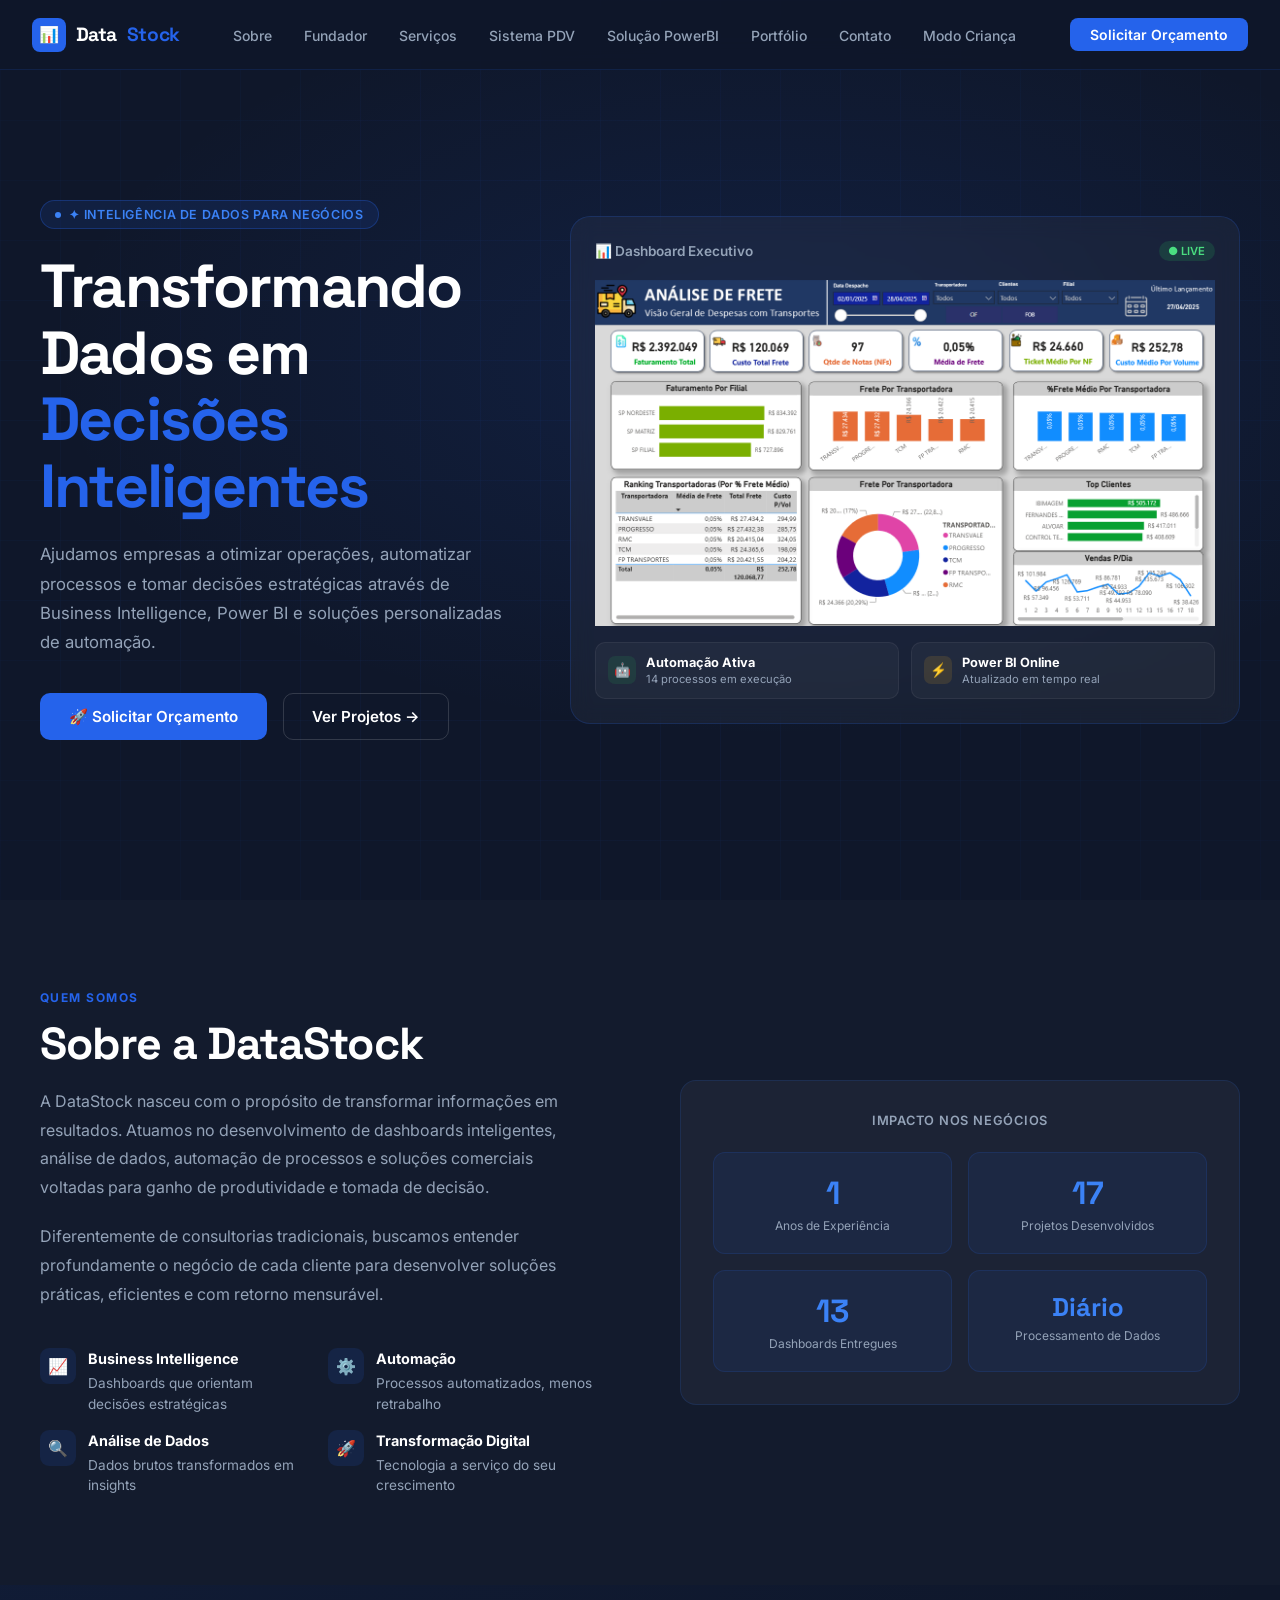
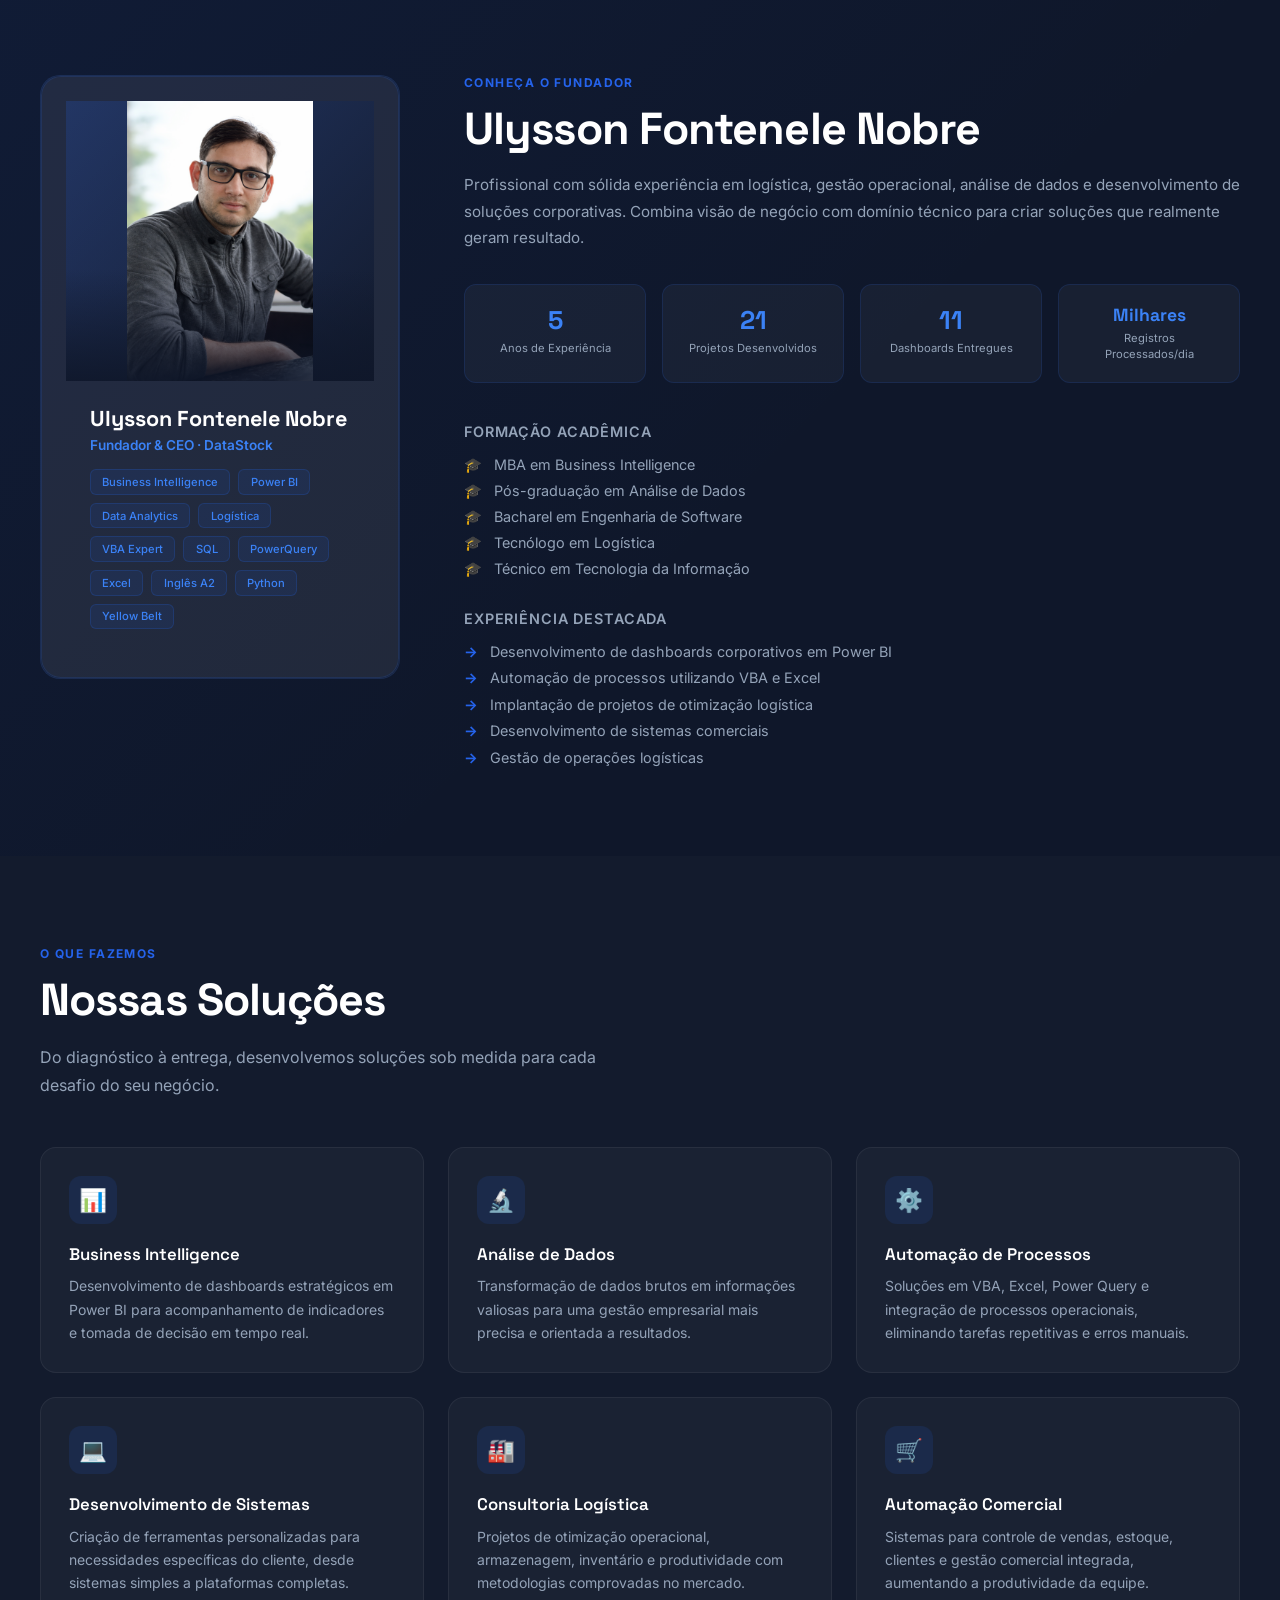
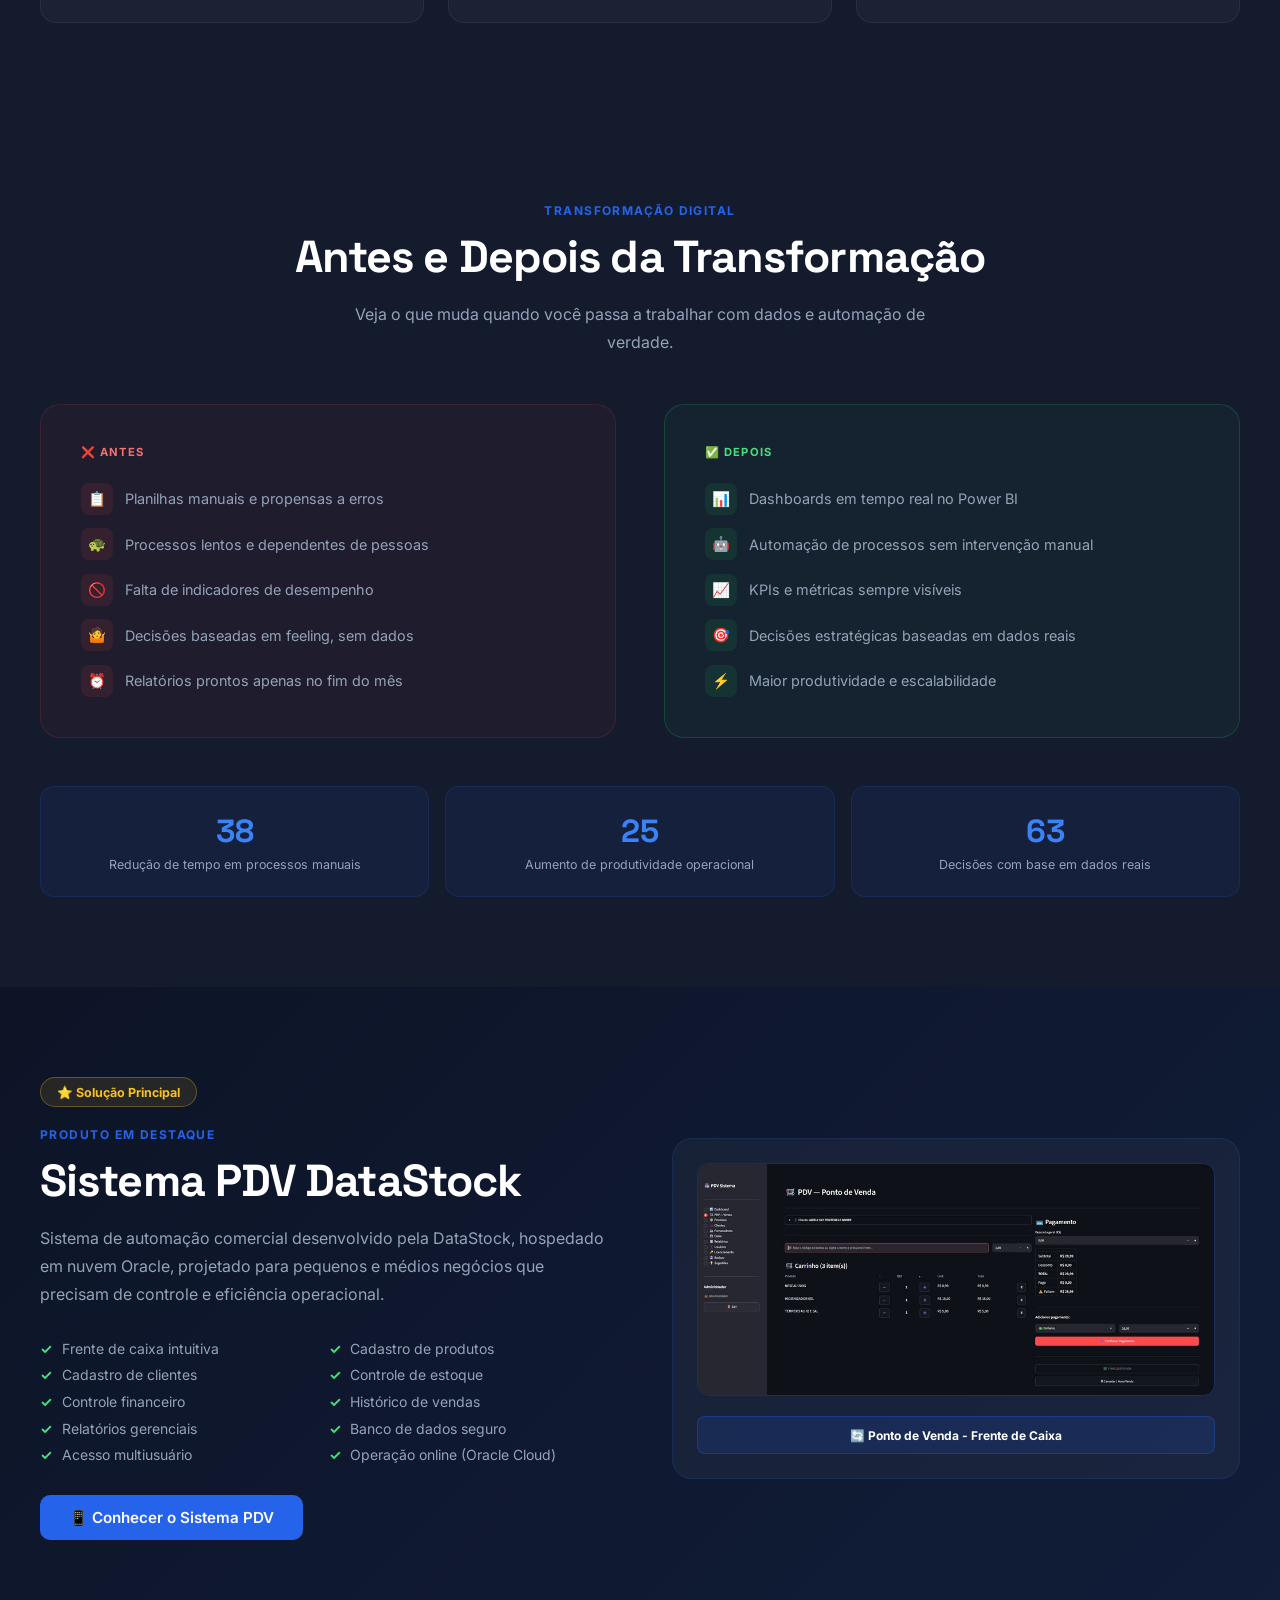
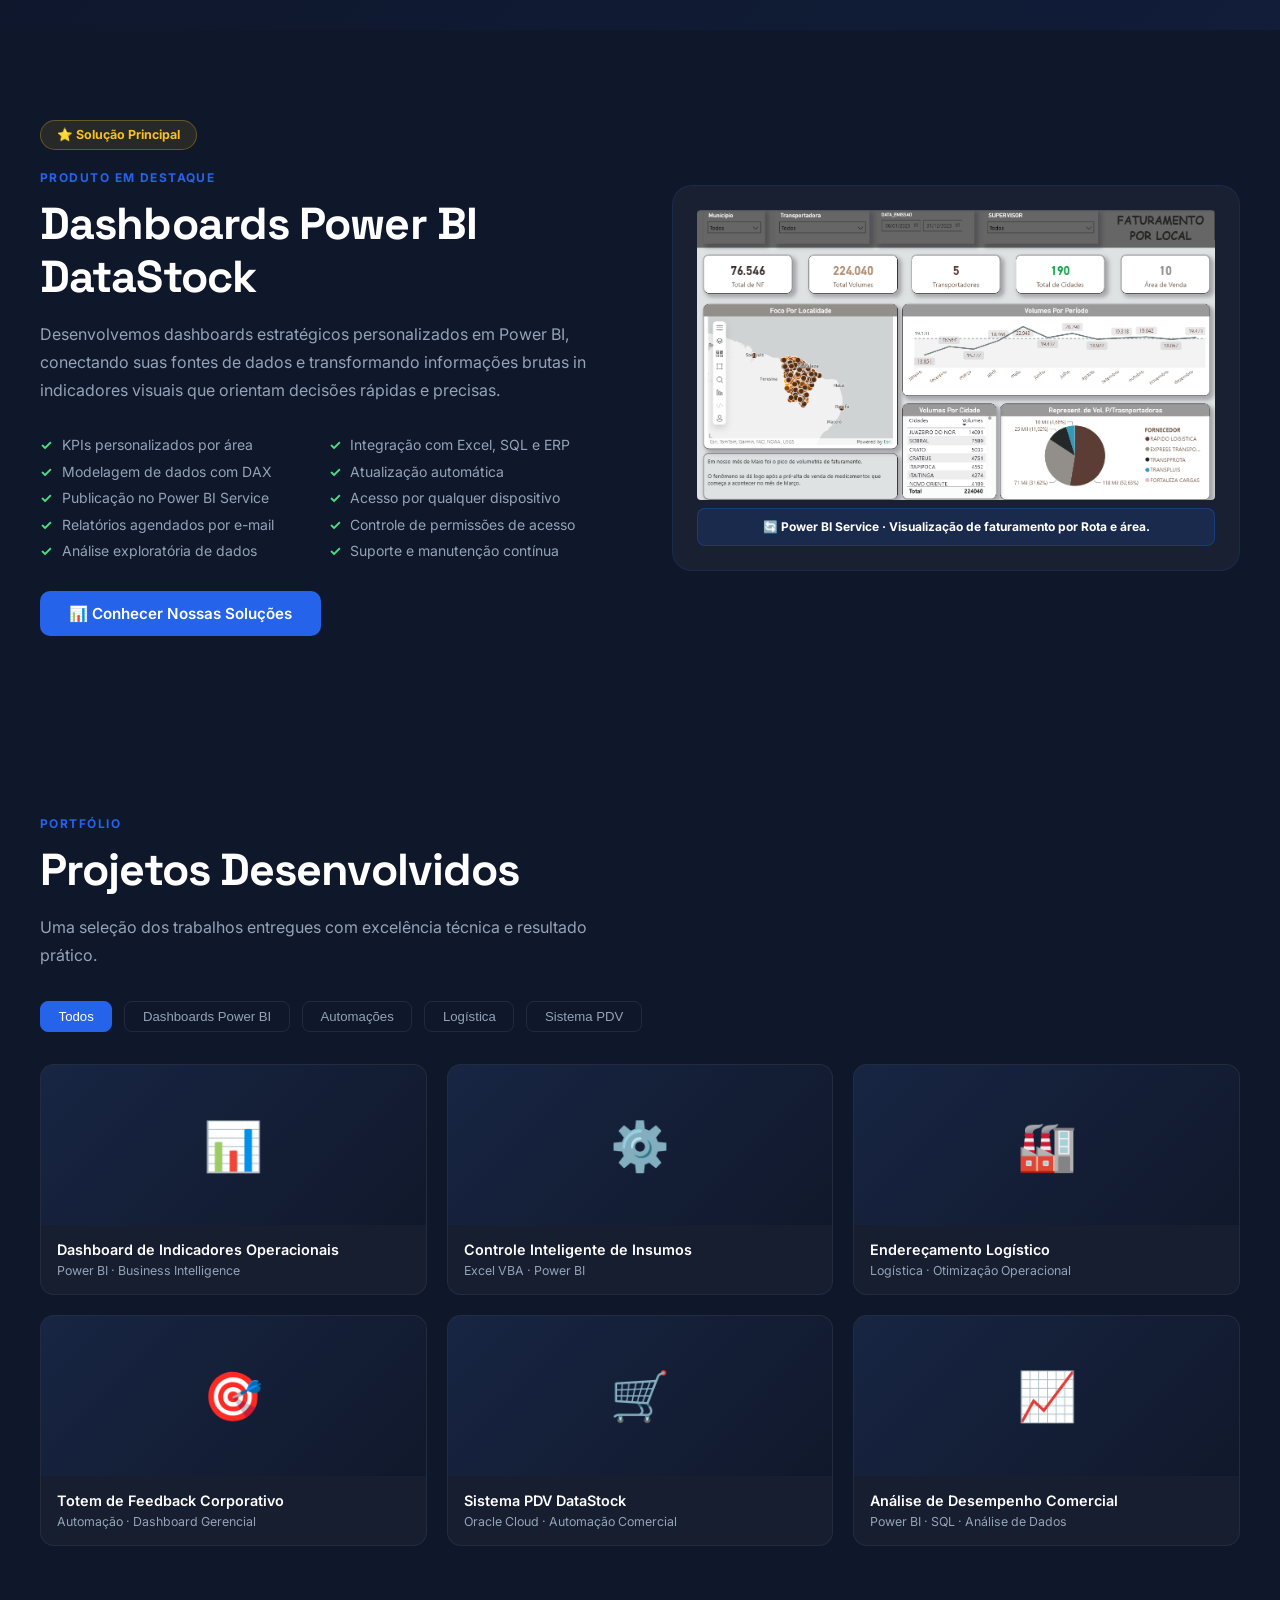
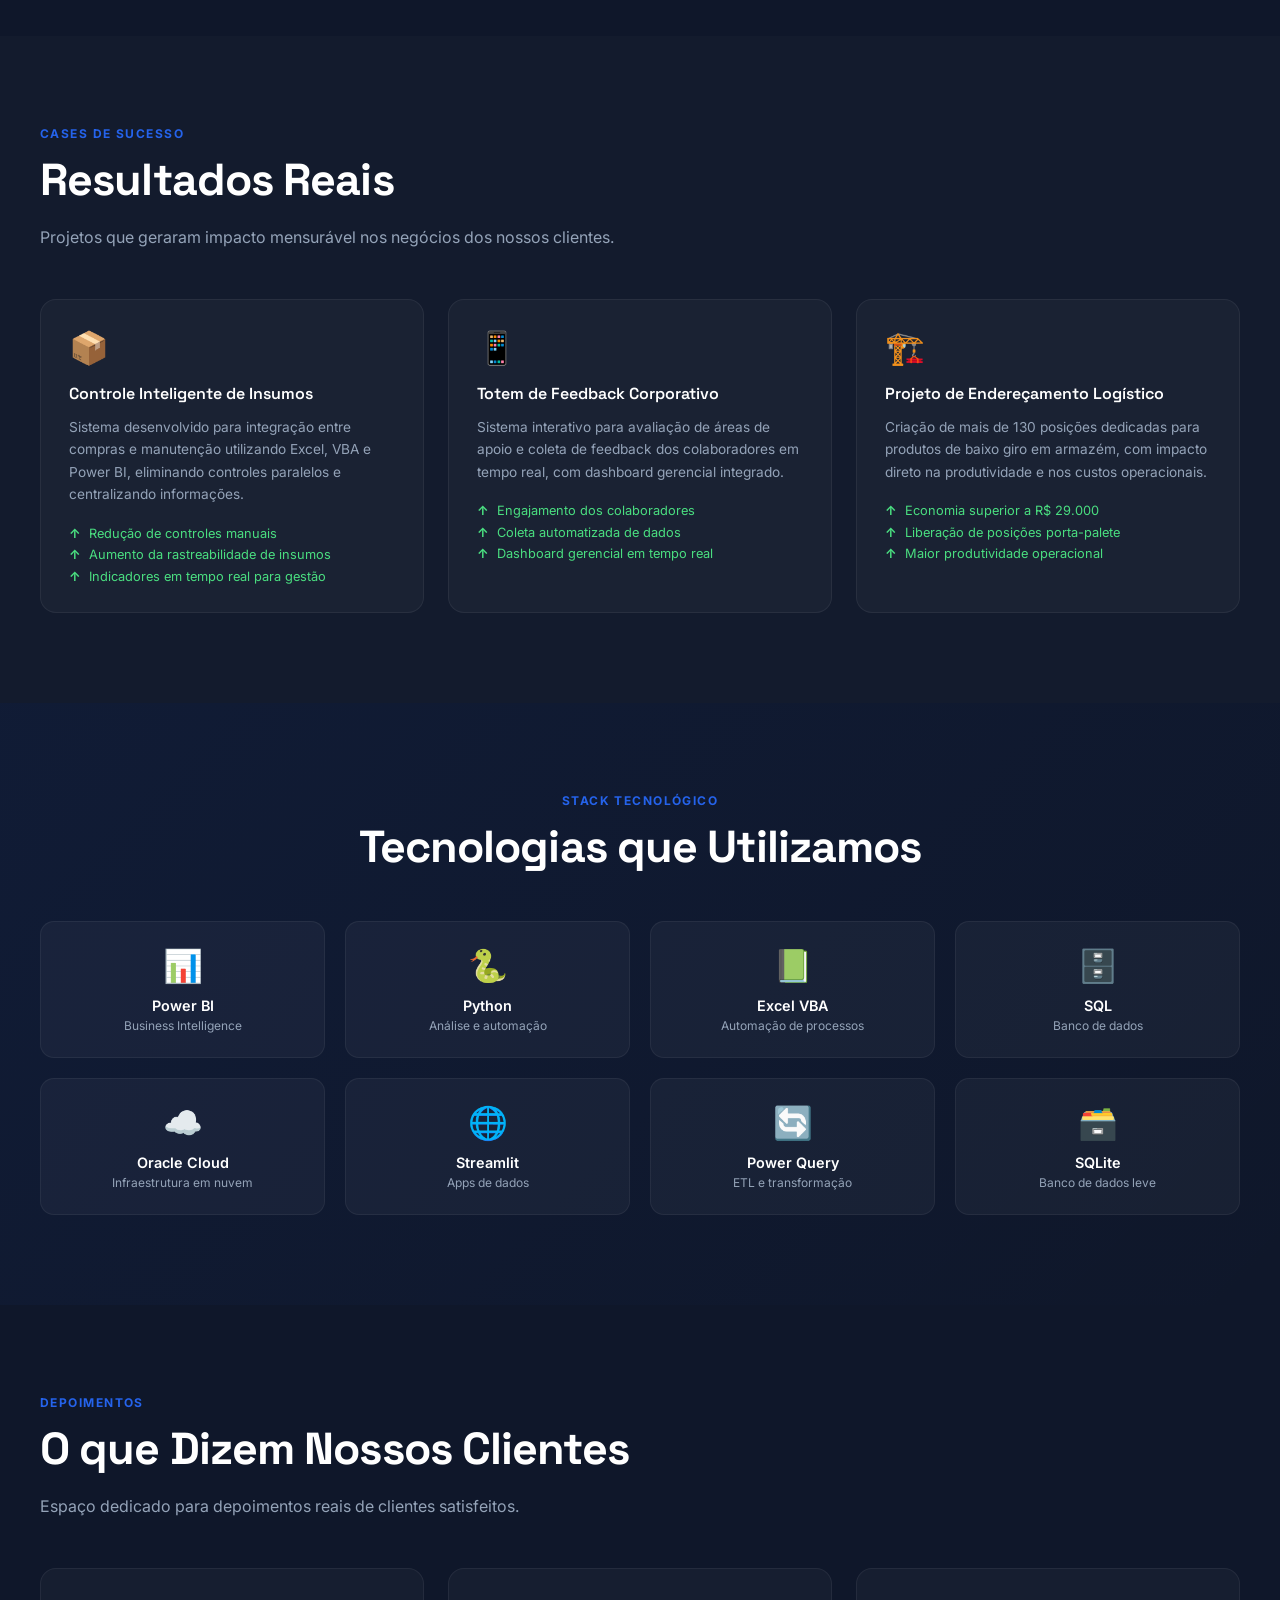
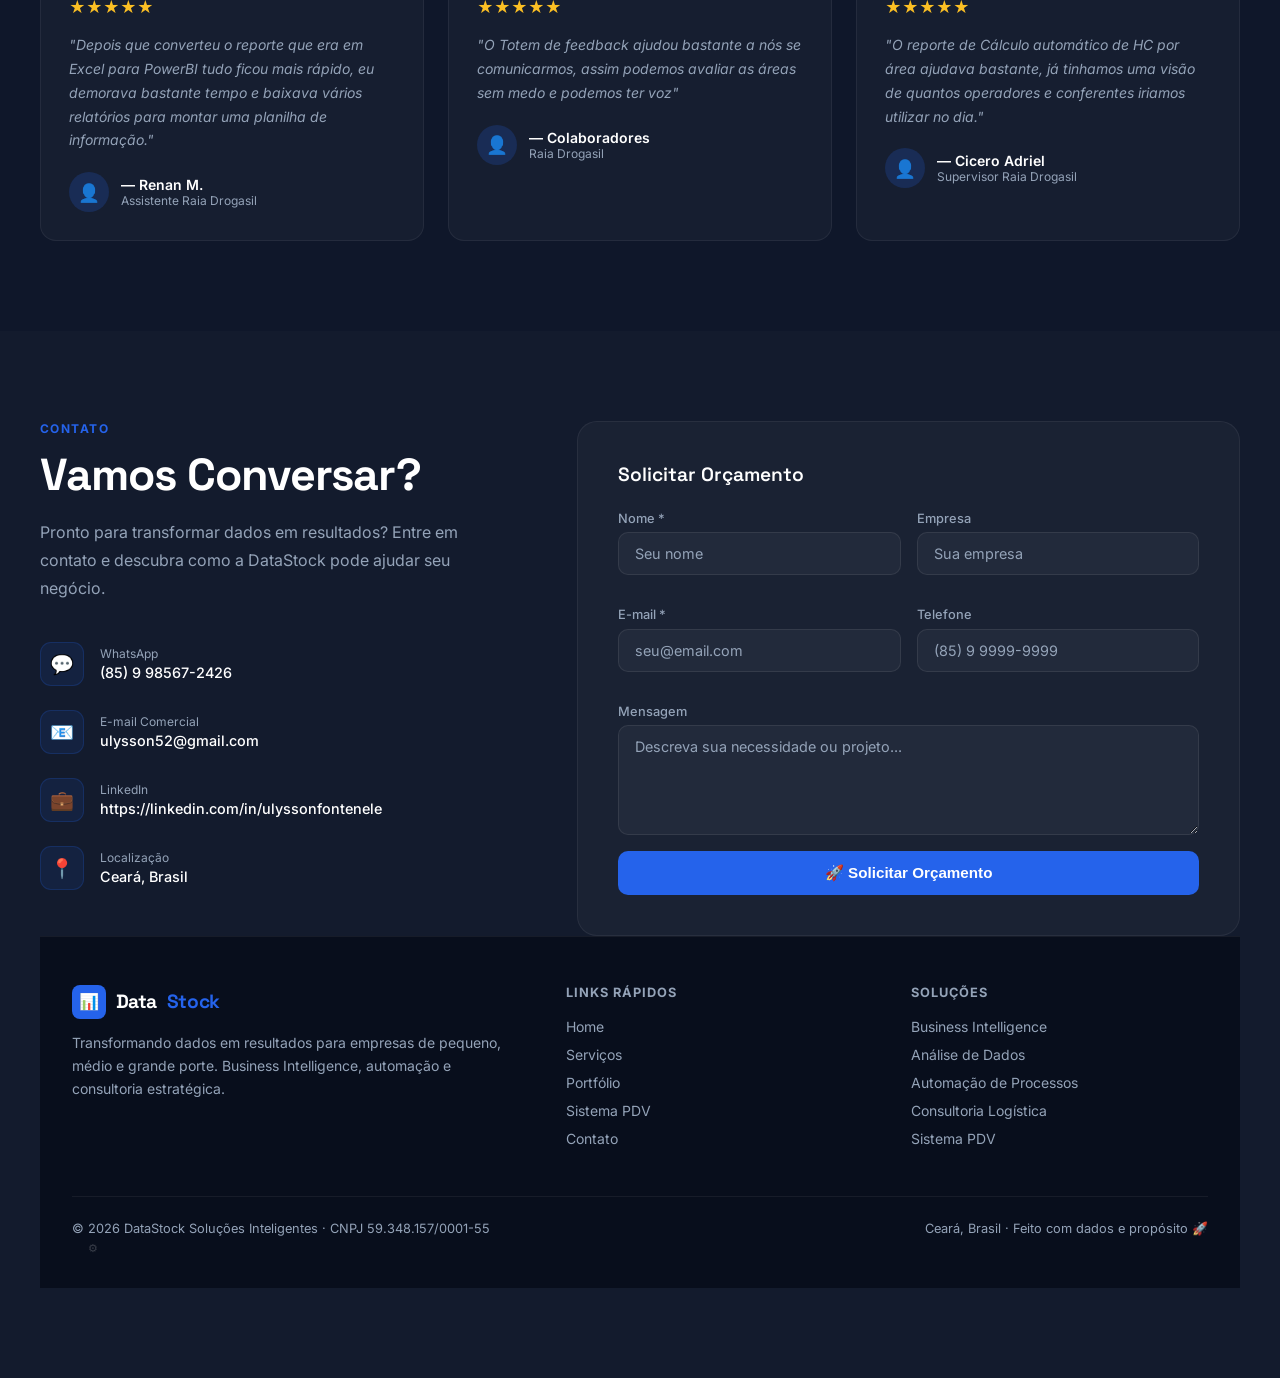
<file: index.html>
<!DOCTYPE html>
<html lang="pt-BR">
<head>
<meta charset="UTF-8">
<meta name="viewport" content="width=device-width, initial-scale=1.0">
<title>DataStock Soluções Inteligentes | Transformando Dados em Decisões</title>
<link rel="preconnect" href="https://fonts.googleapis.com">
<link href="https://fonts.googleapis.com/css2?family=Inter:wght@300;400;500;600;700;800;900&family=Space+Grotesk:wght@400;500;600;700&display=swap" rel="stylesheet">
<style>
:root {
  --dark: #0F172A;
  --blue: #2563EB;
  --blue-light: #3B82F6;
  --blue-glow: rgba(37,99,235,0.15);
  --white: #FFFFFF;
  --gray: #F8FAFC;
  --gray-mid: #94A3B8;
  --gray-text: #64748B;
  --border: rgba(37,99,235,0.15);
  --card-bg: rgba(255,255,255,0.04);
}
*{box-sizing:border-box;margin:0;padding:0}
html{scroll-behavior:smooth}
body{font-family:'Inter',sans-serif;background:var(--dark);color:var(--white);overflow-x:hidden}
/* NAV */
nav{position:fixed;top:0;left:0;right:0;z-index:1000;padding:0 2rem;height:70px;display:flex;align-items:center;justify-content:space-between;backdrop-filter:blur(16px);background:rgba(15,23,42,0.85);border-bottom:1px solid var(--border);transition:all .3s}
.nav-logo{display:flex;align-items:center;gap:.6rem;font-family:'Space Grotesk',sans-serif;font-weight:700;font-size:1.2rem;letter-spacing:-.02em}
.nav-logo span{color:var(--blue)}
.nav-logo-icon{width:34px;height:34px;background:var(--blue);border-radius:8px;display:flex;align-items:center;justify-content:center;font-size:1rem}
.nav-links{display:flex;gap:2rem;list-style:none}
.nav-links a{color:var(--gray-mid);text-decoration:none;font-size:.875rem;font-weight:500;transition:color .2s}
.nav-links a:hover{color:var(--white)}
.nav-cta{background:var(--blue);color:var(--white);border:none;padding:.5rem 1.25rem;border-radius:8px;font-size:.875rem;font-weight:600;cursor:pointer;transition:all .2s;text-decoration:none}
.nav-cta:hover{background:var(--blue-light);transform:translateY(-1px)}
.hamburger{display:none;flex-direction:column;gap:5px;cursor:pointer;padding:4px}
.hamburger span{width:24px;height:2px;background:var(--white);border-radius:2px;transition:all .3s}
/* HERO */
.hero{min-height:100vh;display:flex;align-items:center;position:relative;overflow:hidden;padding:100px 2rem 60px}
.hero-bg{position:absolute;inset:0;background:radial-gradient(ellipse 80% 60% at 60% 40%,rgba(37,99,235,0.12) 0%,transparent 70%)}
.hero-grid{position:absolute;inset:0;background-image:linear-gradient(rgba(37,99,235,0.05) 1px,transparent 1px),linear-gradient(90deg,rgba(37,99,235,0.05) 1px,transparent 1px);background-size:60px 60px;mask-image:radial-gradient(ellipse 100% 100% at 50% 50%,black 30%,transparent 100%)}
.hero-inner{max-width:1200px;margin:0 auto;width:100%;display:grid;grid-template-columns:1fr 1fr;gap:4rem;align-items:center;position:relative;z-index:1}
.hero-badge{display:inline-flex;align-items:center;gap:.5rem;background:rgba(37,99,235,0.12);border:1px solid rgba(37,99,235,0.3);padding:.35rem .9rem;border-radius:50px;font-size:.78rem;font-weight:600;color:var(--blue-light);margin-bottom:1.5rem;letter-spacing:.05em;text-transform:uppercase}
.hero-badge::before{content:'';width:6px;height:6px;background:var(--blue-light);border-radius:50%;animation:pulse 2s infinite}
@keyframes pulse{0%,100%{opacity:1;transform:scale(1)}50%{opacity:.5;transform:scale(1.3)}}
h1.hero-title{font-family:'Space Grotesk',sans-serif;font-size:clamp(2.4rem,5vw,3.8rem);font-weight:700;line-height:1.1;letter-spacing:-.03em;margin-bottom:1.25rem}
h1.hero-title em{font-style:normal;color:var(--blue)}
.hero-sub{color:var(--gray-mid);font-size:1.05rem;line-height:1.75;margin-bottom:2.2rem;max-width:480px}
.hero-btns{display:flex;gap:1rem;flex-wrap:wrap}
.btn-primary{background:var(--blue);color:var(--white);padding:.8rem 1.8rem;border-radius:10px;font-weight:600;font-size:.95rem;text-decoration:none;border:none;cursor:pointer;transition:all .25s;display:inline-flex;align-items:center;gap:.5rem}
.btn-primary:hover{background:var(--blue-light);transform:translateY(-2px);box-shadow:0 8px 24px rgba(37,99,235,0.35)}
.btn-ghost{background:transparent;color:var(--white);padding:.8rem 1.8rem;border-radius:10px;font-weight:600;font-size:.95rem;text-decoration:none;border:1px solid rgba(255,255,255,0.15);cursor:pointer;transition:all .25s;display:inline-flex;align-items:center;gap:.5rem}
.btn-ghost:hover{border-color:var(--blue);color:var(--blue-light);transform:translateY(-2px)}
/* Hero visual */
.hero-visual{position:relative}
.hero-dashboard{background:rgba(255,255,255,0.04);border:1px solid rgba(37,99,235,0.2);border-radius:20px;padding:1.5rem;backdrop-filter:blur(10px);animation:float 6s ease-in-out infinite}
@keyframes float{0%,100%{transform:translateY(0)}50%{transform:translateY(-12px)}}
.dash-header{display:flex;align-items:center;justify-content:space-between;margin-bottom:1.2rem}
.dash-title{font-weight:600;font-size:.85rem;color:var(--gray-mid)}
.dash-badge{background:rgba(34,197,94,0.15);color:#4ade80;font-size:.7rem;padding:.2rem .6rem;border-radius:50px;font-weight:600}
.dash-kpis{display:grid;grid-template-columns:repeat(3,1fr);gap:.75rem;margin-bottom:1.2rem}
.kpi{background:rgba(37,99,235,0.08);border:1px solid rgba(37,99,235,0.15);border-radius:12px;padding:.9rem;text-align:center}
.kpi-val{font-family:'Space Grotesk',sans-serif;font-size:1.3rem;font-weight:700;color:var(--white)}
.kpi-label{font-size:.65rem;color:var(--gray-mid);margin-top:.2rem}
.dash-chart{background:rgba(37,99,235,0.05);border-radius:12px;padding:1rem;height:120px;position:relative;overflow:hidden}
.chart-bars{display:flex;align-items:flex-end;gap:8px;height:80px;padding-top:10px}
.bar{flex:1;border-radius:4px 4px 0 0;animation:grow 1.5s ease forwards}
@keyframes grow{from{height:0}to{height:var(--h)}}
.dash-mini-cards{display:grid;grid-template-columns:1fr 1fr;gap:.75rem;margin-top:.75rem}
.mini-card{background:rgba(255,255,255,0.04);border:1px solid rgba(255,255,255,0.06);border-radius:10px;padding:.75rem;display:flex;align-items:center;gap:.6rem}
.mini-icon{width:28px;height:28px;border-radius:7px;display:flex;align-items:center;justify-content:center;font-size:.85rem}
.mini-text{font-size:.7rem;color:var(--gray-mid);line-height:1.3}
.mini-text strong{color:var(--white);display:block;font-size:.8rem}
/* SECTIONS */
section{padding:90px 2rem}
.container{max-width:1200px;margin:0 auto}
.section-label{font-size:.75rem;font-weight:700;letter-spacing:.12em;text-transform:uppercase;color:var(--blue);margin-bottom:.75rem}
.section-title{font-family:'Space Grotesk',sans-serif;font-size:clamp(1.8rem,4vw,2.8rem);font-weight:700;letter-spacing:-.02em;margin-bottom:1rem;line-height:1.2}
.section-sub{color:var(--gray-mid);font-size:1rem;line-height:1.75;max-width:580px}
/* SOBRE */
#sobre{background:rgba(255,255,255,0.015)}
.sobre-grid{display:grid;grid-template-columns:1fr 1fr;gap:5rem;align-items:center}
.sobre-features{display:grid;grid-template-columns:1fr 1fr;gap:1rem;margin-top:2.5rem}
.feat-item{display:flex;align-items:flex-start;gap:.75rem}
.feat-icon{width:36px;height:36px;background:rgba(37,99,235,0.12);border-radius:9px;display:flex;align-items:center;justify-content:center;font-size:1rem;flex-shrink:0}
.feat-text{font-size:.85rem;color:var(--gray-mid);line-height:1.5}
.feat-text strong{color:var(--white);display:block;font-size:.9rem;margin-bottom:.2rem}
.sobre-visual{position:relative}
.sobre-stat-card{background:rgba(255,255,255,0.04);border:1px solid var(--border);border-radius:16px;padding:2rem;text-align:center}
.sobre-stats{display:grid;grid-template-columns:1fr 1fr;gap:1rem;margin-top:1.5rem}
.stat{background:rgba(37,99,235,0.08);border:1px solid rgba(37,99,235,0.15);border-radius:12px;padding:1.25rem;text-align:center}
.stat-num{font-family:'Space Grotesk',sans-serif;font-size:2rem;font-weight:700;color:var(--blue-light)}
.stat-label{font-size:.75rem;color:var(--gray-mid);margin-top:.3rem}
/* FUNDADOR */
#fundador{background:linear-gradient(135deg,rgba(37,99,235,0.06) 0%,rgba(15,23,42,0) 60%)}
.fundador-grid{display:grid;grid-template-columns:360px 1fr;gap:4rem;align-items:start}
.founder-card{background:rgba(255,255,255,0.04);border:1px solid var(--border);border-radius:20px;overflow:hidden}
.founder-avatar {
    width: 100%;
    height: 280px;
    background: linear-gradient(135deg, rgba(37,99,235,0.2), rgba(15,23,42,0.8));
    display: flex;
    align-items: center;
    justify-content: center;
    position: relative;
    overflow: hidden;
}

.founder-avatar img {
    width: 100%;
    height: 100%;
    object-fit: contain;
}

.founder-avatar::after {
    content: '';
    position: absolute;
    inset: 0;
    background: linear-gradient(to bottom, transparent 60%, rgba(15,23,42,0.9));
}
.founder-info{padding:1.5rem}
.founder-name{font-family:'Space Grotesk',sans-serif;font-size:1.35rem;font-weight:700;margin-bottom:.3rem}
.founder-role{color:var(--blue-light);font-size:.85rem;font-weight:600}
.founder-badges{display:flex;flex-wrap:wrap;gap:.5rem;margin-top:1rem}
.badge{background:rgba(37,99,235,0.1);border:1px solid rgba(37,99,235,0.2);color:var(--blue-light);font-size:.7rem;padding:.3rem .7rem;border-radius:6px;font-weight:500}
.founder-bio{color:var(--gray-mid);line-height:1.75;font-size:.95rem;margin-bottom:2rem}
.founder-metrics{display:grid;grid-template-columns:repeat(4,1fr);gap:1rem;margin-bottom:2.5rem}
.metric{background:rgba(255,255,255,0.04);border:1px solid var(--border);border-radius:12px;padding:1.2rem;text-align:center}
.metric-num{font-family:'Space Grotesk',sans-serif;font-size:1.6rem;font-weight:700;color:var(--blue-light)}
.metric-label{font-size:.7rem;color:var(--gray-mid);margin-top:.3rem;line-height:1.4}
.exp-title{font-weight:600;margin-bottom:1rem;font-size:.9rem;color:var(--gray-mid);text-transform:uppercase;letter-spacing:.06em}
.exp-list{list-style:none;display:flex;flex-direction:column;gap:.6rem}
.exp-list li{display:flex;align-items:center;gap:.75rem;color:var(--gray-mid);font-size:.9rem}
.exp-list li::before{content:'→';color:var(--blue);font-weight:700;flex-shrink:0}
.form-grid{display:grid;grid-template-columns:1fr 1fr;gap:1rem}
.formacao-list{list-style:none;display:flex;flex-direction:column;gap:.5rem;margin-bottom:2rem}
.formacao-list li{display:flex;align-items:center;gap:.75rem;color:var(--gray-mid);font-size:.9rem}
.formacao-list li::before{content:'🎓';flex-shrink:0}
/* SERVIÇOS */
#servicos{background:rgba(255,255,255,0.015)}
.services-grid{display:grid;grid-template-columns:repeat(3,1fr);gap:1.5rem;margin-top:3rem}
.service-card{background:rgba(255,255,255,0.03);border:1px solid rgba(255,255,255,0.06);border-radius:16px;padding:1.75rem;transition:all .3s;cursor:default}
.service-card:hover{background:rgba(37,99,235,0.08);border-color:rgba(37,99,235,0.3);transform:translateY(-4px)}
.service-icon{width:48px;height:48px;background:rgba(37,99,235,0.12);border-radius:12px;display:flex;align-items:center;justify-content:center;font-size:1.4rem;margin-bottom:1.2rem}
.service-card h3{font-family:'Space Grotesk',sans-serif;font-size:1.05rem;font-weight:600;margin-bottom:.6rem}
.service-card p{color:var(--gray-mid);font-size:.875rem;line-height:1.65}
/* PDV */
#pdv{background:linear-gradient(135deg,#0d1426 0%,rgba(37,99,235,0.08) 100%)}
.pdv-inner{display:grid;grid-template-columns:1fr 1fr;gap:4rem;align-items:center}
.pdv-badge{display:inline-flex;align-items:center;gap:.5rem;background:rgba(251,191,36,0.1);border:1px solid rgba(251,191,36,0.3);color:#fbbf24;padding:.4rem 1rem;border-radius:50px;font-size:.78rem;font-weight:700;margin-bottom:1.25rem}
.pdv-features{display:grid;grid-template-columns:1fr 1fr;gap:.6rem;margin:2rem 0}
.pdv-feat{display:flex;align-items:center;gap:.6rem;font-size:.875rem;color:var(--gray-mid)}
.pdv-feat::before{content:'✓';color:#4ade80;font-weight:700;flex-shrink:0}
.pdv-screen{background:rgba(255,255,255,0.04);border:1px solid var(--border);border-radius:20px;padding:1.5rem}
.pdv-screen{
    animation: float 6s ease-in-out infinite;
}

@keyframes float{
    0%,100%{
        transform: translateY(0);
    }
    50%{
        transform: translateY(-15px);
    }
}
.pdv-topbar{display:flex;gap:.5rem;margin-bottom:1rem}
.dot{width:10px;height:10px;border-radius:50%}
.pdv-mock{display:grid;grid-template-columns:180px 1fr;gap:1rem;height:280px}
.pdv-sidebar{background:rgba(37,99,235,0.08);border-radius:10px;padding:1rem;display:flex;flex-direction:column;gap:.5rem}
.pdv-menu-item{padding:.5rem .6rem;border-radius:7px;font-size:.7rem;color:var(--gray-mid);cursor:pointer}
.pdv-menu-item.active{background:var(--blue);color:var(--white)}
.pdv-main{display:flex;flex-direction:column;gap:.75rem}
.pdv-row{background:rgba(255,255,255,0.03);border-radius:8px;padding:.75rem 1rem;display:flex;justify-content:space-between;align-items:center;font-size:.75rem}
.pdv-total{background:rgba(37,99,235,0.15);border:1px solid rgba(37,99,235,0.3);border-radius:8px;padding:.75rem 1rem;display:flex;justify-content:space-between;font-weight:700;font-size:.85rem}
/* ANTES E DEPOIS */
#transformacao{background:rgba(255,255,255,0.015)}
.ad-grid{display:grid;grid-template-columns:1fr 1fr;gap:3rem;margin-top:3rem}
.ad-col{border-radius:20px;padding:2.5rem;position:relative;overflow:hidden}
.ad-col.before{background:rgba(239,68,68,0.05);border:1px solid rgba(239,68,68,0.15)}
.ad-col.after{background:rgba(37,199,94,0.05);border:1px solid rgba(34,197,94,0.2)}
.ad-label{font-size:.7rem;font-weight:700;letter-spacing:.1em;text-transform:uppercase;margin-bottom:1.5rem;display:flex;align-items:center;gap:.5rem}
.ad-col.before .ad-label{color:#f87171}
.ad-col.after .ad-label{color:#4ade80}
.ad-items{display:flex;flex-direction:column;gap:.85rem}
.ad-item{display:flex;align-items:center;gap:.75rem;font-size:.9rem;color:var(--gray-mid)}
.ad-item-icon{width:32px;height:32px;border-radius:8px;display:flex;align-items:center;justify-content:center;font-size:.9rem;flex-shrink:0}
.ad-col.before .ad-item-icon{background:rgba(239,68,68,0.1)}
.ad-col.after .ad-item-icon{background:rgba(34,197,94,0.1)}
.ad-metrics{display:grid;grid-template-columns:repeat(3,1fr);gap:1rem;margin-top:3rem}
.ad-metric{background:rgba(37,99,235,0.08);border:1px solid rgba(37,99,235,0.15);border-radius:14px;padding:1.5rem;text-align:center}
.ad-metric-num{font-family:'Space Grotesk',sans-serif;font-size:2rem;font-weight:700;color:var(--blue-light)}
.ad-metric-label{font-size:.78rem;color:var(--gray-mid);margin-top:.4rem}
/* PORTFÓLIO */
.portfolio-cats{display:flex;gap:.75rem;margin:2rem 0;flex-wrap:wrap}
.port-cat{padding:.45rem 1.1rem;border-radius:8px;font-size:.825rem;font-weight:500;cursor:pointer;border:1px solid rgba(255,255,255,0.08);color:var(--gray-mid);background:transparent;transition:all .2s}
.port-cat.active,.port-cat:hover{background:var(--blue);color:var(--white);border-color:var(--blue)}
.portfolio-grid{display:grid;grid-template-columns:repeat(3,1fr);gap:1.25rem}
.port-card{border-radius:14px;overflow:hidden;border:1px solid rgba(255,255,255,0.06);cursor:pointer;transition:all .3s;background:rgba(255,255,255,0.03)}
.port-card:hover{transform:translateY(-4px);border-color:rgba(37,99,235,0.3)}
.port-img{height:160px;display:flex;align-items:center;justify-content:center;font-size:3rem;background:linear-gradient(135deg,rgba(37,99,235,0.1),rgba(15,23,42,0.8))}
.port-info{padding:1rem}
.port-info h4{font-size:.9rem;font-weight:600;margin-bottom:.3rem}
.port-info p{font-size:.775rem;color:var(--gray-mid)}
/* CASES */
#cases{background:rgba(255,255,255,0.015)}
.cases-grid{display:grid;grid-template-columns:repeat(3,1fr);gap:1.5rem;margin-top:3rem}
.case-card{background:rgba(255,255,255,0.03);border:1px solid rgba(255,255,255,0.06);border-radius:16px;padding:1.75rem;transition:all .3s}
.case-card:hover{border-color:rgba(37,99,235,0.3);transform:translateY(-3px)}
.case-icon{font-size:2rem;margin-bottom:1rem}
.case-card h3{font-family:'Space Grotesk',sans-serif;font-size:1rem;font-weight:600;margin-bottom:.75rem}
.case-card p{color:var(--gray-mid);font-size:.855rem;line-height:1.65;margin-bottom:1.25rem}
.case-results{display:flex;flex-direction:column;gap:.4rem}
.case-result{display:flex;align-items:center;gap:.5rem;font-size:.8rem;color:#4ade80}
.case-result::before{content:'↑';font-weight:700}
/* TECNOLOGIAS */
#tecnologias{background:linear-gradient(135deg,rgba(37,99,235,0.06) 0%,transparent 100%)}
.tech-grid{display:grid;grid-template-columns:repeat(4,1fr);gap:1.25rem;margin-top:3rem}
.tech-card{background:rgba(255,255,255,0.04);border:1px solid rgba(255,255,255,0.06);border-radius:14px;padding:1.5rem;text-align:center;transition:all .3s}
.tech-card:hover{background:rgba(37,99,235,0.08);border-color:rgba(37,99,235,0.25);transform:translateY(-3px)}
.tech-icon{font-size:2rem;margin-bottom:.75rem}
.tech-name{font-weight:600;font-size:.9rem}
.tech-desc{font-size:.75rem;color:var(--gray-mid);margin-top:.25rem}
/* DEPOIMENTOS */
.dep-grid{display:grid;grid-template-columns:repeat(3,1fr);gap:1.5rem;margin-top:3rem}
.dep-card{background:rgba(255,255,255,0.03);border:1px solid rgba(255,255,255,0.06);border-radius:16px;padding:1.75rem}
.dep-stars{color:#fbbf24;font-size:1rem;margin-bottom:1rem}
.dep-text{color:var(--gray-mid);font-size:.875rem;line-height:1.7;font-style:italic;margin-bottom:1.25rem}
.dep-author{display:flex;align-items:center;gap:.75rem}
.dep-avatar{width:40px;height:40px;border-radius:50%;background:rgba(37,99,235,0.2);display:flex;align-items:center;justify-content:center;font-size:1.1rem}
.dep-name{font-weight:600;font-size:.875rem}
.dep-role{font-size:.75rem;color:var(--gray-mid)}
.dep-placeholder{opacity:.4;pointer-events:none}
/* CONTATO */
#contato{background:rgba(255,255,255,0.015)}
.contato-grid{display:grid;grid-template-columns:1fr 1.4fr;gap:4rem;align-items:start}
.contact-info{display:flex;flex-direction:column;gap:1.5rem}
.contact-item{display:flex;align-items:center;gap:1rem}
.contact-icon{width:44px;height:44px;background:rgba(37,99,235,0.1);border:1px solid rgba(37,99,235,0.2);border-radius:11px;display:flex;align-items:center;justify-content:center;font-size:1.2rem;flex-shrink:0}
.contact-label{font-size:.75rem;color:var(--gray-mid);margin-bottom:.2rem}
.contact-val{font-weight:500;font-size:.9rem}
.contact-val a{color:var(--white);text-decoration:none;transition:color .2s}
.contact-val a:hover{color:var(--blue-light)}
.contact-form{background:rgba(255,255,255,0.03);border:1px solid rgba(255,255,255,0.06);border-radius:20px;padding:2.5rem}
.form-row{display:grid;grid-template-columns:1fr 1fr;gap:1rem;margin-bottom:1rem}
.form-group{display:flex;flex-direction:column;gap:.4rem;margin-bottom:1rem}
.form-group label{font-size:.8rem;font-weight:500;color:var(--gray-mid)}
.form-group input,.form-group textarea{background:rgba(255,255,255,0.04);border:1px solid rgba(255,255,255,0.08);border-radius:10px;padding:.75rem 1rem;color:var(--white);font-family:'Inter',sans-serif;font-size:.9rem;transition:border-color .2s;outline:none}
.form-group input:focus,.form-group textarea:focus{border-color:var(--blue)}
.form-group input::placeholder,.form-group textarea::placeholder{color:var(--gray-mid)}
.form-group textarea{resize:vertical;min-height:110px}
/* FOOTER */
footer{background:#080e1c;border-top:1px solid rgba(255,255,255,0.06);padding:3rem 2rem 2rem}
.footer-inner{max-width:1200px;margin:0 auto}
.footer-top{display:grid;grid-template-columns:1.5fr 1fr 1fr;gap:3rem;margin-bottom:3rem}
.footer-brand p{color:var(--gray-mid);font-size:.875rem;margin-top:.75rem;line-height:1.65}
.footer-col h4{font-size:.8rem;font-weight:700;text-transform:uppercase;letter-spacing:.08em;color:var(--gray-mid);margin-bottom:1rem}
.footer-col ul{list-style:none;display:flex;flex-direction:column;gap:.5rem}
.footer-col ul li a{color:var(--gray-mid);text-decoration:none;font-size:.875rem;transition:color .2s}
.footer-col ul li a:hover{color:var(--white)}
.footer-bottom{border-top:1px solid rgba(255,255,255,0.06);padding-top:1.5rem;display:flex;justify-content:space-between;align-items:center;flex-wrap:wrap;gap:1rem}
.footer-bottom p{color:var(--gray-mid);font-size:.8rem}
/* MODAL */
.modal-overlay{position:fixed;inset:0;background:rgba(0,0,0,0.85);backdrop-filter:blur(8px);z-index:2000;display:none;align-items:center;justify-content:center;padding:2rem}
.modal-overlay.open{display:flex}
.modal{background:#111827;border:1px solid var(--border);border-radius:20px;max-width:700px;width:100%;max-height:90vh;overflow-y:auto;padding:2.5rem;position:relative}
.modal-close{position:absolute;top:1.25rem;right:1.25rem;background:rgba(255,255,255,0.08);border:none;color:var(--white);width:32px;height:32px;border-radius:8px;cursor:pointer;font-size:1rem;display:flex;align-items:center;justify-content:center}
.modal h3{font-family:'Space Grotesk',sans-serif;font-size:1.4rem;font-weight:700;margin-bottom:.5rem}
.modal-tag{display:inline-block;background:rgba(37,99,235,0.12);color:var(--blue-light);font-size:.75rem;padding:.25rem .75rem;border-radius:6px;font-weight:500;margin-bottom:1.25rem}
.modal p{color:var(--gray-mid);line-height:1.75;margin-bottom:1.25rem}
.modal-section{margin-top:1.25rem}
.modal-section h4{font-weight:600;margin-bottom:.6rem;font-size:.9rem}
.modal-tags{display:flex;flex-wrap:wrap;gap:.5rem}
.modal-tag-item{background:rgba(255,255,255,0.06);color:var(--gray-mid);font-size:.75rem;padding:.25rem .65rem;border-radius:6px}
/* ANIMATIONS */
.reveal{opacity:0;transform:translateY(30px);transition:opacity .6s ease,transform .6s ease}
.reveal.visible{opacity:1;transform:none}
/* SCROLLBAR */
::-webkit-scrollbar{width:5px}
::-webkit-scrollbar-track{background:var(--dark)}
::-webkit-scrollbar-thumb{background:rgba(37,99,235,0.4);border-radius:4px}
/* MOBILE */
@media(max-width:900px){
  .nav-links,.nav-cta{display:none}
  .hamburger{display:flex}
  .hero-inner{grid-template-columns:1fr}
  .hero-visual{display:none}
  .sobre-grid,.fundador-grid,.pdv-inner,.ad-grid,.contato-grid{grid-template-columns:1fr}
  .services-grid,.cases-grid,.tech-grid{grid-template-columns:1fr 1fr}
  .portfolio-grid,.dep-grid{grid-template-columns:1fr}
  .founder-metrics{grid-template-columns:1fr 1fr}
  .footer-top{grid-template-columns:1fr}
  .footer-bottom{flex-direction:column;text-align:center}
  .form-row{grid-template-columns:1fr}
  .sobre-features{grid-template-columns:1fr}
}
@media(max-width:600px){
  section{padding:60px 1.25rem}
  .services-grid,.cases-grid,.tech-grid,.dash-kpis,.pdv-features,.founder-metrics,.ad-metrics{grid-template-columns:1fr}
  .pdv-mock{grid-template-columns:1fr}
  .pdv-sidebar{display:none}
}
/* Mobile nav open */
nav.mobile-open .nav-links{display:flex;flex-direction:column;position:absolute;top:70px;left:0;right:0;background:#0d1526;padding:1.5rem 2rem;gap:1.25rem;border-bottom:1px solid var(--border)}
nav.mobile-open .nav-cta{display:block;margin:0 2rem 1.5rem;text-align:center}
</style>
</head>
<body>

<!-- NAV -->
<nav id="navbar">
  <div class="nav-logo">
    <div class="nav-logo-icon">📊</div>
    Data<span>Stock</span>
  </div>
  <ul class="nav-links">
    <li><a href="#sobre">Sobre</a></li>
    <li><a href="#fundador">Fundador</a></li>
    <li><a href="#servicos">Serviços</a></li>
    <li><a href="#pdv">Sistema PDV</a></li>
    <li><a href="#powerbi">Solução PowerBI</a></li>
    <li><a href="portfolio.html">Portfólio</a></li>
    <li><a href="#contato">Contato</a></li>
    <li><a href="anne.html">Modo Criança</a></li>
  </ul>
  <a href="#contato" class="nav-cta">Solicitar Orçamento</a>
  <div class="hamburger" onclick="toggleNav()"><span></span><span></span><span></span></div>
</nav>

<!-- HERO -->
<section class="hero" id="home">
  <div class="hero-bg"></div>
  <div class="hero-grid"></div>
  <div class="hero-inner">
    <div>
      <div class="hero-badge">✦ Inteligência de Dados para Negócios</div>
      <h1 class="hero-title">Transformando Dados em <em>Decisões Inteligentes</em></h1>
      <p class="hero-sub">Ajudamos empresas a otimizar operações, automatizar processos e tomar decisões estratégicas através de Business Intelligence, Power BI e soluções personalizadas de automação.</p>
      <div class="hero-btns">
        <a href="#contato" class="btn-primary">🚀 Solicitar Orçamento</a>
        <a href="portfolio.html" class="btn-ghost">Ver Projetos →</a>
      </div>
    </div>
    <div class="hero-visual">
      <div class="hero-dashboard">
        <div class="dash-header">
          <span class="dash-title">📊 Dashboard Executivo</span>
          <span class="dash-badge">● LIVE</span>
        </div>
        <div>
        <img src="AnaliseFrete.png" alt="AnaliseFrete" style="width:620px;height:auto;">
        </div>
        <div class="dash-mini-cards">
          <div class="mini-card">
            <div class="mini-icon" style="background:rgba(34,197,94,0.12)">🤖</div>
            <div class="mini-text"><strong>Automação Ativa</strong>14 processos em execução</div>
          </div>
          <div class="mini-card">
            <div class="mini-icon" style="background:rgba(251,191,36,0.12)">⚡</div>
            <div class="mini-text"><strong>Power BI Online</strong>Atualizado em tempo real</div>
          </div>
        </div>
      </div>
    </div>
  </div>
</section>

<!-- SOBRE -->
<section id="sobre">
  <div class="container">
    <div class="sobre-grid">
      <div class="reveal">
        <p class="section-label">Quem Somos</p>
        <h2 class="section-title">Sobre a DataStock</h2>
        <p style="color:var(--gray-mid);line-height:1.8;margin-bottom:1.25rem">A DataStock nasceu com o propósito de transformar informações em resultados. Atuamos no desenvolvimento de dashboards inteligentes, análise de dados, automação de processos e soluções comerciais voltadas para ganho de produtividade e tomada de decisão.</p>
        <p style="color:var(--gray-mid);line-height:1.8;margin-bottom:2rem">Diferentemente de consultorias tradicionais, buscamos entender profundamente o negócio de cada cliente para desenvolver soluções práticas, eficientes e com retorno mensurável.</p>
        <div class="sobre-features">
          <div class="feat-item"><div class="feat-icon">📈</div><div class="feat-text"><strong>Business Intelligence</strong>Dashboards que orientam decisões estratégicas</div></div>
          <div class="feat-item"><div class="feat-icon">⚙️</div><div class="feat-text"><strong>Automação</strong>Processos automatizados, menos retrabalho</div></div>
          <div class="feat-item"><div class="feat-icon">🔍</div><div class="feat-text"><strong>Análise de Dados</strong>Dados brutos transformados em insights</div></div>
          <div class="feat-item"><div class="feat-icon">🚀</div><div class="feat-text"><strong>Transformação Digital</strong>Tecnologia a serviço do seu crescimento</div></div>
        </div>
      </div>
      <div class="sobre-visual reveal">
        <div class="sobre-stat-card">
          <p style="font-size:.8rem;color:var(--gray-mid);margin-bottom:.5rem;text-transform:uppercase;letter-spacing:.06em;font-weight:600">Impacto nos Negócios</p>
          <div class="sobre-stats">
            <div class="stat"><div class="stat-num counter" data-target="2">0</div><div class="stat-label">Anos de Experiência</div></div>
            <div class="stat"><div class="stat-num counter" data-target="20">0</div><div class="stat-label">Projetos Desenvolvidos</div></div>
            <div class="stat"><div class="stat-num counter" data-target="15">0</div><div class="stat-label">Dashboards Entregues</div></div>
            <div class="stat"><div class="stat-num" style="font-size:1.6rem">Diário</div><div class="stat-label">Processamento de Dados</div></div>
          </div>
        </div>
      </div>
    </div>
  </div>
</section>

<!-- FUNDADOR -->
<section id="fundador">
  <div class="container">
    <div class="fundador-grid">
      <div class="reveal">
        <div class="founder-card">
          <div class = pdv-screen>
            <div class="founder-avatar">
              <img src="Ulysson Nobre.png" alt="Ulysson Fontenele">
              </div>
          
          <div class="founder-info">
            <div class="founder-name">Ulysson Fontenele Nobre</div>
            <div class="founder-role">Fundador & CEO · DataStock</div>
            <div class="founder-badges">
              <span class="badge">Business Intelligence</span>
              <span class="badge">Power BI</span>
              <span class="badge">Data Analytics</span>
              <span class="badge">Logística</span>
              <span class="badge">VBA Expert</span>
              <span class="badge">SQL</span>
              <span class="badge">PowerQuery</span>
              <span class="badge">Excel</span>
              <span class="badge">Inglês A2</span>
              <span class="badge">Python</span>
              <span class="badge">Yellow Belt</span>
            </div>
          </div>
        </div>
      </div>
      </div>
      <div class="reveal">
        <p class="section-label">Conheça o Fundador</p>
        <h2 class="section-title">Ulysson Fontenele Nobre</h2>
        <p class="founder-bio">Profissional com sólida experiência em logística, gestão operacional, análise de dados e desenvolvimento de soluções corporativas. Combina visão de negócio com domínio técnico para criar soluções que realmente geram resultado.</p>
        <div class="founder-metrics">
          <div class="metric"><div class="metric-num counter" data-target="7" data-suffix="+">0</div><div class="metric-label">Anos de Experiência</div></div>
          <div class="metric"><div class="metric-num counter" data-target="27" data-suffix="+">0</div><div class="metric-label">Projetos Desenvolvidos</div></div>
          <div class="metric"><div class="metric-num counter" data-target="15" data-suffix="+">0</div><div class="metric-label">Dashboards Entregues</div></div>
          <div class="metric"><div class="metric-num" style="font-size:1.1rem">Milhares</div><div class="metric-label">Registros Processados/dia</div></div>
        </div>
        <p class="exp-title">Formação Acadêmica</p>
        <ul class="formacao-list">
          <li>MBA em Business Intelligence</li>
          <li>Pós-graduação em Análise de Dados</li>
          <li>Bacharel em Engenharia de Software</li>
          <li>Tecnólogo em Logística</li>
          <li>Técnico em Tecnologia da Informação</li>
        </ul>
        <p class="exp-title">Experiência Destacada</p>
        <ul class="exp-list">
          <li>Desenvolvimento de dashboards corporativos em Power BI</li>
          <li>Automação de processos utilizando VBA e Excel</li>
          <li>Implantação de projetos de otimização logística</li>
          <li>Desenvolvimento de sistemas comerciais</li>
          <li>Gestão de operações logísticas</li>
        </ul>
      </div>
    </div>
  </div>
</section>

<!-- SERVIÇOS -->
<section id="servicos">
  <div class="container">
    <div class="reveal">
      <p class="section-label">O que Fazemos</p>
      <h2 class="section-title">Nossas Soluções</h2>
      <p class="section-sub">Do diagnóstico à entrega, desenvolvemos soluções sob medida para cada desafio do seu negócio.</p>
    </div>
    <div class="services-grid">
      <div class="service-card reveal"><div class="service-icon">📊</div><h3>Business Intelligence</h3><p>Desenvolvimento de dashboards estratégicos em Power BI para acompanhamento de indicadores e tomada de decisão em tempo real.</p></div>
      <div class="service-card reveal"><div class="service-icon">🔬</div><h3>Análise de Dados</h3><p>Transformação de dados brutos em informações valiosas para uma gestão empresarial mais precisa e orientada a resultados.</p></div>
      <div class="service-card reveal"><div class="service-icon">⚙️</div><h3>Automação de Processos</h3><p>Soluções em VBA, Excel, Power Query e integração de processos operacionais, eliminando tarefas repetitivas e erros manuais.</p></div>
      <div class="service-card reveal"><div class="service-icon">💻</div><h3>Desenvolvimento de Sistemas</h3><p>Criação de ferramentas personalizadas para necessidades específicas do cliente, desde sistemas simples a plataformas completas.</p></div>
      <div class="service-card reveal"><div class="service-icon">🏭</div><h3>Consultoria Logística</h3><p>Projetos de otimização operacional, armazenagem, inventário e produtividade com metodologias comprovadas no mercado.</p></div>
      <div class="service-card reveal"><div class="service-icon">🛒</div><h3>Automação Comercial</h3><p>Sistemas para controle de vendas, estoque, clientes e gestão comercial integrada, aumentando a produtividade da equipe.</p></div>
    </div>
  </div>
</section>

<!-- ANTES E DEPOIS -->
<section id="transformacao">
  <div class="container">
    <div class="reveal" style="text-align:center;margin-bottom:1rem">
      <p class="section-label">Transformação Digital</p>
      <h2 class="section-title">Antes e Depois da Transformação</h2>
      <p class="section-sub" style="margin:0 auto">Veja o que muda quando você passa a trabalhar com dados e automação de verdade.</p>
    </div>
    <div class="ad-grid reveal">
      <div class="ad-col before">
        <div class="ad-label">❌ Antes</div>
        <div class="ad-items">
          <div class="ad-item"><div class="ad-item-icon">📋</div>Planilhas manuais e propensas a erros</div>
          <div class="ad-item"><div class="ad-item-icon">🐢</div>Processos lentos e dependentes de pessoas</div>
          <div class="ad-item"><div class="ad-item-icon">🚫</div>Falta de indicadores de desempenho</div>
          <div class="ad-item"><div class="ad-item-icon">🤷</div>Decisões baseadas em feeling, sem dados</div>
          <div class="ad-item"><div class="ad-item-icon">⏰</div>Relatórios prontos apenas no fim do mês</div>
        </div>
      </div>
      <div class="ad-col after">
        <div class="ad-label">✅ Depois</div>
        <div class="ad-items">
          <div class="ad-item"><div class="ad-item-icon">📊</div>Dashboards em tempo real no Power BI</div>
          <div class="ad-item"><div class="ad-item-icon">🤖</div>Automação de processos sem intervenção manual</div>
          <div class="ad-item"><div class="ad-item-icon">📈</div>KPIs e métricas sempre visíveis</div>
          <div class="ad-item"><div class="ad-item-icon">🎯</div>Decisões estratégicas baseadas em dados reais</div>
          <div class="ad-item"><div class="ad-item-icon">⚡</div>Maior produtividade e escalabilidade</div>
        </div>
      </div>
    </div>
    <div class="ad-metrics reveal">
      <div class="ad-metric"><div class="ad-metric-num counter" data-target="60" data-suffix="%">0</div><div class="ad-metric-label">Redução de tempo em processos manuais</div></div>
      <div class="ad-metric"><div class="ad-metric-num counter" data-target="40" data-suffix="%">0</div><div class="ad-metric-label">Aumento de produtividade operacional</div></div>
      <div class="ad-metric"><div class="ad-metric-num counter" data-target="100" data-suffix="%">0</div><div class="ad-metric-label">Decisões com base em dados reais</div></div>
    </div>
  </div>
</section>

<!-- PDV -->
<section id="pdv">
  <div class="container">
    <div class="pdv-inner">
      <div class="reveal">
        <div class="pdv-badge">⭐ Solução Principal</div>
        <p class="section-label">Produto em Destaque</p>
        <h2 class="section-title">Sistema PDV DataStock</h2>
        <p style="color:var(--gray-mid);line-height:1.75;margin-bottom:1.5rem">Sistema de automação comercial desenvolvido pela DataStock, hospedado em nuvem Oracle, projetado para pequenos e médios negócios que precisam de controle e eficiência operacional.</p>
        <div class="pdv-features">
          <div class="pdv-feat">Frente de caixa intuitiva</div>
          <div class="pdv-feat">Cadastro de produtos</div>
          <div class="pdv-feat">Cadastro de clientes</div>
          <div class="pdv-feat">Controle de estoque</div>
          <div class="pdv-feat">Controle financeiro</div>
          <div class="pdv-feat">Histórico de vendas</div>
          <div class="pdv-feat">Relatórios gerenciais</div>
          <div class="pdv-feat">Banco de dados seguro</div>
          <div class="pdv-feat">Acesso multiusuário</div>
          <div class="pdv-feat">Operação online (Oracle Cloud)</div>
        </div>
        <a href="pdv.html" class="btn-primary">📱 Conhecer o Sistema PDV</a>
      </div>
      <div class="reveal">
        
        <div class="pdv-screen"><img src="[data-uri]" alt="Sistema PDV DataStock" style="width:100%;border-radius:12px;margin-bottom:1rem;border:1px solid rgba(37,99,235,.2)">
          <div style="background:rgba(37,99,235,.15);border:1px solid rgba(37,99,235,.3);border-radius:8px;padding:.65rem 1rem;text-align:center;font-size:.75rem;font-weight:700">
              🔄 Ponto de Venda - Frente de Caixa
              </div>
            
             </div>
            </div>
          </div>
        </div>
      </div>
    </div>
  </div>
</section>

<section id="powerbi">
  <div class="container">
    <div class="pdv-inner">
      
      <div class="reveal">
        <div class="pdv-badge">⭐ Solução Principal</div>
        <p class="section-label">Produto em Destaque</p>
        <h2 class="section-title">Dashboards Power BI DataStock</h2>
        <p style="color:var(--gray-mid); line-height:1.75; margin-bottom:1.5rem">
          Desenvolvemos dashboards estratégicos personalizados em Power BI, conectando suas fontes de dados e transformando informações brutas in indicadores visuais que orientam decisões rápidas e precisas.
        </p>
        <div class="pdv-features">
          <div class="pdv-feat">KPIs personalizados por área</div>
          <div class="pdv-feat">Integração com Excel, SQL e ERP</div>
          <div class="pdv-feat">Modelagem de dados com DAX</div>
          <div class="pdv-feat">Atualização automática</div>
          <div class="pdv-feat">Publicação no Power BI Service</div>
          <div class="pdv-feat">Acesso por qualquer dispositivo</div>
          <div class="pdv-feat">Relatórios agendados por e-mail</div>
          <div class="pdv-feat">Controle de permissões de acesso</div>
          <div class="pdv-feat">Análise exploratória de dados</div>
          <div class="pdv-feat">Suporte e manutenção contínua</div>
        </div>
        <a href="powerbi.html" class="btn-primary">📊 Conhecer Nossas Soluções</a>
      </div>
      
      <div class="reveal">
        <div class="pdv-screen">
          <img src="Biindex.png" alt="Biindex" style="width: 100%; height: auto; border-radius: 4px; display: block; margin-bottom: 0.5rem;">
          
          <div style="background:rgba(37,99,235,.15); border:1px solid rgba(37,99,235,.3); border-radius:8px; padding:.65rem 1rem; text-align:center; font-size:.75rem; font-weight:700">
            🔄 Power BI Service · Visualização de faturamento por Rota e área.
          </div>
        </div>
      </div>

    </div>
  </div>
</section>

<!-- PORTFÓLIO -->
<section id="portfolio">
  <div class="container">
    <div class="reveal">
      <p class="section-label">Portfólio</p>
      <h2 class="section-title">Projetos Desenvolvidos</h2>
      <p class="section-sub">Uma seleção dos trabalhos entregues com excelência técnica e resultado prático.</p>
    </div>
    <div class="portfolio-cats">
      <button class="port-cat active" onclick="filterPort('all')">Todos</button>
      <button class="port-cat" onclick="filterPort('bi')">Dashboards Power BI</button>
      <button class="port-cat" onclick="filterPort('auto')">Automações</button>
      <button class="port-cat" onclick="filterPort('log')">Logística</button>
      <button class="port-cat" onclick="filterPort('pdv')">Sistema PDV</button>
    </div>
    <div class="portfolio-grid" id="portGrid">
      <div class="port-card" data-cat="bi" onclick="openModal('bi1')"><div class="port-img">📊</div><div class="port-info"><h4>Dashboard de Indicadores Operacionais</h4><p>Power BI · Business Intelligence</p></div></div>
      <div class="port-card" data-cat="auto" onclick="openModal('auto1')"><div class="port-img">⚙️</div><div class="port-info"><h4>Controle Inteligente de Insumos</h4><p>Excel VBA · Power BI</p></div></div>
      <div class="port-card" data-cat="log" onclick="openModal('log1')"><div class="port-img">🏭</div><div class="port-info"><h4>Endereçamento Logístico</h4><p>Logística · Otimização Operacional</p></div></div>
      <div class="port-card" data-cat="auto" onclick="openModal('auto2')"><div class="port-img">🎯</div><div class="port-info"><h4>Totem de Feedback Corporativo</h4><p>Automação · Dashboard Gerencial</p></div></div>
      <div class="port-card" data-cat="pdv" onclick="openModal('pdv1')"><div class="port-img">🛒</div><div class="port-info"><h4>Sistema PDV DataStock</h4><p>Oracle Cloud · Automação Comercial</p></div></div>
      <div class="port-card" data-cat="bi" onclick="openModal('bi2')"><div class="port-img">📈</div><div class="port-info"><h4>Análise de Desempenho Comercial</h4><p>Power BI · SQL · Análise de Dados</p></div></div>
    </div>
  </div>
</section>

<!-- CASES -->
<section id="cases">
  <div class="container">
    <div class="reveal">
      <p class="section-label">Cases de Sucesso</p>
      <h2 class="section-title">Resultados Reais</h2>
      <p class="section-sub">Projetos que geraram impacto mensurável nos negócios dos nossos clientes.</p>
    </div>
    <div class="cases-grid">
      <div class="case-card reveal">
        <div class="case-icon">📦</div>
        <h3>Controle Inteligente de Insumos</h3>
        <p>Sistema desenvolvido para integração entre compras e manutenção utilizando Excel, VBA e Power BI, eliminando controles paralelos e centralizando informações.</p>
        <div class="case-results">
          <div class="case-result">Redução de controles manuais</div>
          <div class="case-result">Aumento da rastreabilidade de insumos</div>
          <div class="case-result">Indicadores em tempo real para gestão</div>
        </div>
      </div>
      <div class="case-card reveal">
        <div class="case-icon">📱</div>
        <h3>Totem de Feedback Corporativo</h3>
        <p>Sistema interativo para avaliação de áreas de apoio e coleta de feedback dos colaboradores em tempo real, com dashboard gerencial integrado.</p>
        <div class="case-results">
          <div class="case-result">Engajamento dos colaboradores</div>
          <div class="case-result">Coleta automatizada de dados</div>
          <div class="case-result">Dashboard gerencial em tempo real</div>
        </div>
      </div>
      <div class="case-card reveal">
        <div class="case-icon">🏗️</div>
        <h3>Projeto de Endereçamento Logístico</h3>
        <p>Criação de mais de 130 posições dedicadas para produtos de baixo giro em armazém, com impacto direto na produtividade e nos custos operacionais.</p>
        <div class="case-results">
          <div class="case-result">Economia superior a R$ 29.000</div>
          <div class="case-result">Liberação de posições porta-palete</div>
          <div class="case-result">Maior produtividade operacional</div>
        </div>
      </div>
    </div>
  </div>
</section>

<!-- TECNOLOGIAS -->
<section id="tecnologias">
  <div class="container">
    <div class="reveal" style="text-align:center">
      <p class="section-label">Stack Tecnológico</p>
      <h2 class="section-title">Tecnologias que Utilizamos</h2>
    </div>
    <div class="tech-grid reveal">
      <div class="tech-card"><div class="tech-icon">📊</div><div class="tech-name">Power BI</div><div class="tech-desc">Business Intelligence</div></div>
      <div class="tech-card"><div class="tech-icon">🐍</div><div class="tech-name">Python</div><div class="tech-desc">Análise e automação</div></div>
      <div class="tech-card"><div class="tech-icon">📗</div><div class="tech-name">Excel VBA</div><div class="tech-desc">Automação de processos</div></div>
      <div class="tech-card"><div class="tech-icon">🗄️</div><div class="tech-name">SQL</div><div class="tech-desc">Banco de dados</div></div>
      <div class="tech-card"><div class="tech-icon">☁️</div><div class="tech-name">Oracle Cloud</div><div class="tech-desc">Infraestrutura em nuvem</div></div>
      <div class="tech-card"><div class="tech-icon">🌐</div><div class="tech-name">Streamlit</div><div class="tech-desc">Apps de dados</div></div>
      <div class="tech-card"><div class="tech-icon">🔄</div><div class="tech-name">Power Query</div><div class="tech-desc">ETL e transformação</div></div>
      <div class="tech-card"><div class="tech-icon">🗃️</div><div class="tech-name">SQLite</div><div class="tech-desc">Banco de dados leve</div></div>
    </div>
  </div>
</section>

<!-- DEPOIMENTOS -->
<section id="depoimentos">
  <div class="container">
    <div class="reveal">
      <p class="section-label">Depoimentos</p>
      <h2 class="section-title">O que Dizem Nossos Clientes</h2>
      <p class="section-sub">Espaço dedicado para depoimentos reais de clientes satisfeitos.</p>
    </div>
    <div class="dep-grid">
      <div class="dep-card dep-placeholder reveal">
        <div class="dep-stars">★★★★★</div>
        <p class="dep-text">"Depois que converteu o reporte que era em Excel para PowerBI tudo ficou mais rápido, eu demorava bastante tempo e baixava vários relatórios para montar uma planilha de informação."</p>
        <div class="dep-author"><div class="dep-avatar">👤</div><div><div class="dep-name">— Renan M.</div><div class="dep-role">Assistente Raia Drogasil</div></div></div>
      </div>
      <div class="dep-card dep-placeholder reveal">
        <div class="dep-stars">★★★★★</div>
        <p class="dep-text">"O Totem de feedback ajudou bastante a nós se comunicarmos, assim podemos avaliar as áreas sem medo e podemos ter voz"</p>
        <div class="dep-author"><div class="dep-avatar">👤</div><div><div class="dep-name">— Colaboradores</div><div class="dep-role">Raia Drogasil</div></div></div>
      </div>
      <div class="dep-card dep-placeholder reveal">
        <div class="dep-stars">★★★★★</div>
        <p class="dep-text">"O reporte de Cálculo automático de HC por área ajudava bastante, já tinhamos uma visão de quantos operadores e conferentes iriamos utilizar no dia."</p>
        <div class="dep-author"><div class="dep-avatar">👤</div><div><div class="dep-name">— Cicero Adriel</div><div class="dep-role">Supervisor Raia Drogasil</div></div></div>
      </div>
    </div>
  </div>
</section>

<!-- CONTATO -->
 <section id="contato">
  <div class="container">
    <div class="contato-grid">
      <div class="reveal">
        <p class="section-label">Contato</p>
        <h2 class="section-title">Vamos Conversar?</h2>
        <p style="color:var(--gray-mid);line-height:1.75;margin-bottom:2.5rem">Pronto para transformar dados em resultados? Entre em contato e descubra como a DataStock pode ajudar seu negócio.</p>
        <div class="contact-info">
          <div class="contact-item"><div class="contact-icon">💬</div><div><div class="contact-label">WhatsApp</div><div class="contact-val"><a href="https://wa.me/5585985672426" target="_blank">(85) 9 98567-2426</a></div></div></div>
          <div class="contact-item"><div class="contact-icon">📧</div><div><div class="contact-label">E-mail Comercial</div><div class="contact-val"><a href="mailto:ulysson52@gmail.com">ulysson52@gmail.com</a></div></div></div>
          <div class="contact-item"><div class="contact-icon">💼</div><div><div class="contact-label">LinkedIn</div><div class="contact-val"><a href="https://www.linkedin.com/in/ulysson-fontenele-nobre-287a26125/" target="_blank">https://linkedin.com/in/ulyssonfontenele</a></div></div></div>
          <div class="contact-item"><div class="contact-icon">📍</div><div><div class="contact-label">Localização</div><div class="contact-val">Ceará, Brasil</div></div></div>
        </div>
      </div>
<form class="contact-form reveal"
      action="https://api.web3forms.com/submit"
      method="POST">

  <input type="hidden" name="access_key" value="55fba35a-d115-42be-8b3c-9bee47e3a509">

  <input type="hidden" name="subject" value="Novo Orçamento - Site DataStock">

  <input type="hidden" name="from_name" value="Site DataStock">

  <h3 style="font-family:'Space Grotesk',sans-serif;font-size:1.2rem;font-weight:600;margin-bottom:1.5rem">
    Solicitar Orçamento
  </h3>

  <div class="form-row">
    <div class="form-group">
      <label>Nome *</label>
      <input type="text" name="Nome" placeholder="Seu nome" required>
    </div>

    <div class="form-group">
      <label>Empresa</label>
      <input type="text" name="Empresa" placeholder="Sua empresa">
    </div>
  </div>

  <div class="form-row">
    <div class="form-group">
      <label>E-mail *</label>
      <input type="email" name="Email" placeholder="seu@email.com" required>
    </div>

    <div class="form-group">
      <label>Telefone</label>
      <input type="tel" name="Telefone" placeholder="(85) 9 9999-9999">
    </div>
  </div>

  <div class="form-group">
    <label>Mensagem</label>
    <textarea name="Mensagem"
      placeholder="Descreva sua necessidade ou projeto..."
      required></textarea>
  </div>

  <button type="submit"
          class="btn-primary"
          style="width:100%;justify-content:center">
      🚀 Solicitar Orçamento
  </button>

</form>
    </div>

<!-- FOOTER -->
<footer>
  <div class="footer-inner">
    <div class="footer-top">
      <div class="footer-brand">
        <div class="nav-logo" style="margin-bottom:.75rem"><div class="nav-logo-icon">📊</div>Data<span>Stock</span></div>
        <p>Transformando dados em resultados para empresas de pequeno, médio e grande porte. Business Intelligence, automação e consultoria estratégica.</p>
      </div>
      <div class="footer-col">
        <h4>Links Rápidos</h4>
        <ul>
          <li><a href="#home">Home</a></li>
          <li><a href="#servicos">Serviços</a></li>
          <li><a href="portfolio.html">Portfólio</a></li>
          <li><a href="#pdv">Sistema PDV</a></li>
          <li><a href="#contato">Contato</a></li>
        </ul>
      </div>
      <div class="footer-col">
        <h4>Soluções</h4>
        <ul>
          <li><a href="#servicos">Business Intelligence</a></li>
          <li><a href="#servicos">Análise de Dados</a></li>
          <li><a href="#servicos">Automação de Processos</a></li>
          <li><a href="#servicos">Consultoria Logística</a></li>
          <li><a href="#pdv">Sistema PDV</a></li>
        </ul>
      </div>
    </div>
    <div class="footer-bottom">
      <p>© <span id="year"></span> DataStock Soluções Inteligentes · CNPJ 59.348.157/0001-55</p>
      <p style="color:var(--gray-mid)">Ceará, Brasil · Feito com dados e propósito 🚀</p>
    </div>
  </div>
<a href="admin.html" style="color:rgba(255,255,255,.2);font-size:.7rem;text-decoration:none;margin-left:1rem" title="Admin">⚙</a>
</footer>

<!-- MODALS -->
<div class="modal-overlay" id="modal" onclick="closeModalOut(event)">
  <div class="modal">
    <button class="modal-close" onclick="closeModal()">✕</button>
    <div id="modal-content"></div>
  </div>
</div>

<script>
// Year
document.getElementById('year').textContent = new Date().getFullYear();

// Nav toggle
function toggleNav(){document.getElementById('navbar').classList.toggle('mobile-open')}

// Scroll reveal
const reveals = document.querySelectorAll('.reveal');
const ro = new IntersectionObserver(entries=>{
  entries.forEach(e=>{if(e.isIntersecting){e.target.classList.add('visible');ro.unobserve(e.target)}});
},{threshold:.12});
reveals.forEach(r=>ro.observe(r));

// Counter animation
const counters = document.querySelectorAll('.counter');
const co = new IntersectionObserver(entries=>{
  entries.forEach(e=>{
    if(e.isIntersecting){
      const el=e.target,target=+el.dataset.target,suffix=el.dataset.suffix||'+',dur=1800;
      let start=null;
      function step(ts){if(!start)start=ts;const p=Math.min((ts-start)/dur,1);el.textContent=Math.floor(p*target)+(p===1?suffix:'');if(p<1)requestAnimationFrame(step)}
      requestAnimationFrame(step);co.unobserve(el);
    }
  });
},{threshold:.5});
counters.forEach(c=>co.observe(c));

// Portfolio filter
function filterPort(cat){
  document.querySelectorAll('.port-cat').forEach(b=>b.classList.remove('active'));
  event.target.classList.add('active');
  document.querySelectorAll('.port-card').forEach(c=>{
    c.style.display=(cat==='all'||c.dataset.cat===cat)?'block':'none';
  });
}

// Modals
const modalData={
  bi1:{title:'Dashboard de Indicadores Operacionais',tag:'Power BI · Business Intelligence',desc:'Dashboard executivo desenvolvido para acompanhamento em tempo real dos principais indicadores operacionais da empresa.',obj:'Centralizar informações de múltiplas fontes em um painel unificado e interativo.',tech:['Power BI','DAX','Power Query','SQL'],benefits:['Redução de 80% no tempo de geração de relatórios','Tomada de decisão baseada em dados atualizados','Visibilidade total dos KPIs em tempo real']},
  auto1:{title:'Controle Inteligente de Insumos',tag:'Excel VBA · Power BI',desc:'Sistema de controle integrado entre departamentos de compras e manutenção, eliminando planilhas paralelas e centralizando dados.',obj:'Integrar o fluxo de insumos da entrada à utilização, com rastreabilidade completa.',tech:['Excel VBA','Power BI','Power Query'],benefits:['Redução de controles manuais','Aumento da rastreabilidade','Indicadores em tempo real']},
  auto2:{title:'Totem de Feedback Corporativo',tag:'Automação · Dashboard Gerencial',desc:'Sistema interativo instalado em totens nas áreas de apoio para coleta de avaliação de colaboradores em tempo real.',obj:'Coletar feedback de forma estruturada e automatizar análise dos dados coletados.',tech:['Python','SQLite','Power BI','Streamlit'],benefits:['Engajamento dos colaboradores','Coleta automatizada de dados','Dashboard gerencial em tempo real']},
  log1:{title:'Projeto de Endereçamento Logístico',tag:'Logística · Otimização Operacional',desc:'Reestruturação do layout de armazém com criação de mais de 130 posições dedicadas para produtos de baixo giro.',obj:'Otimizar o uso do espaço físico do armazém e aumentar a produtividade das operações.',tech:['Excel','Power BI','Engenharia de Armazenagem'],benefits:['Economia superior a R$ 29.000','Liberação de posições porta-palete','Maior produtividade operacional']},
  pdv1:{title:'Sistema PDV DataStock',tag:'Oracle Cloud · Automação Comercial',desc:'Sistema completo de ponto de venda hospedado em nuvem Oracle, com módulos de estoque, financeiro, clientes e relatórios.',obj:'Oferecer uma solução acessível e robusta de automação comercial para pequenos e médios negócios.',tech:['Oracle Cloud','Python','SQLite','Streamlit'],benefits:['Controle total das operações comerciais','Acesso multiusuário e online','Relatórios gerenciais automatizados']},
  bi2:{title:'Análise de Desempenho Comercial',tag:'Power BI · SQL · Análise de Dados',desc:'Projeto de análise do desempenho comercial com integração de dados de vendas, carteira de clientes e metas.',obj:'Dar visibilidade ao time comercial sobre performance individual e coletiva.',tech:['Power BI','SQL','Excel','DAX'],benefits:['Acompanhamento de metas em tempo real','Identificação de oportunidades de venda','Ranking de performance da equipe']},
};

function openModal(id){
  const d=modalData[id];if(!d)return;
  document.getElementById('modal-content').innerHTML=`
    <h3>${d.title}</h3><div class="modal-tag">${d.tag}</div>
    <p>${d.desc}</p>
    <div class="modal-section"><h4>🎯 Objetivo</h4><p>${d.obj}</p></div>
    <div class="modal-section"><h4>🛠️ Tecnologias</h4><div class="modal-tags">${d.tech.map(t=>`<span class="modal-tag-item">${t}</span>`).join('')}</div></div>
    <div class="modal-section"><h4>📈 Benefícios</h4><ul class="exp-list" style="margin-top:.5rem">${d.benefits.map(b=>`<li>${b}</li>`).join('')}</ul></div>
  `;
  document.getElementById('modal').classList.add('open');
}
function closeModal(){document.getElementById('modal').classList.remove('open')}
function closeModalOut(e){if(e.target===document.getElementById('modal'))closeModal()}

// Form feedback
function sendForm(){
  const nome=document.getElementById('f-nome').value.trim();
  const email=document.getElementById('f-email').value.trim();
  if(!nome||!email){alert('Preencha pelo menos nome e e-mail');return;}
  const contacts=JSON.parse(localStorage.getItem('ds_contacts')||'[]');
  contacts.push({
    id:Date.now(),nome,
    empresa:document.getElementById('f-empresa').value,
    email,
    telefone:document.getElementById('f-telefone').value,
    mensagem:document.getElementById('f-msg').value,
    data:new Date().toLocaleString('pt-BR')
  });
  localStorage.setItem('ds_contacts',JSON.stringify(contacts));
  document.getElementById('form-success').style.display='flex';
  document.getElementById('form-fields-wrap').style.display='none';
}
</script>
</body>
</html>
</file>
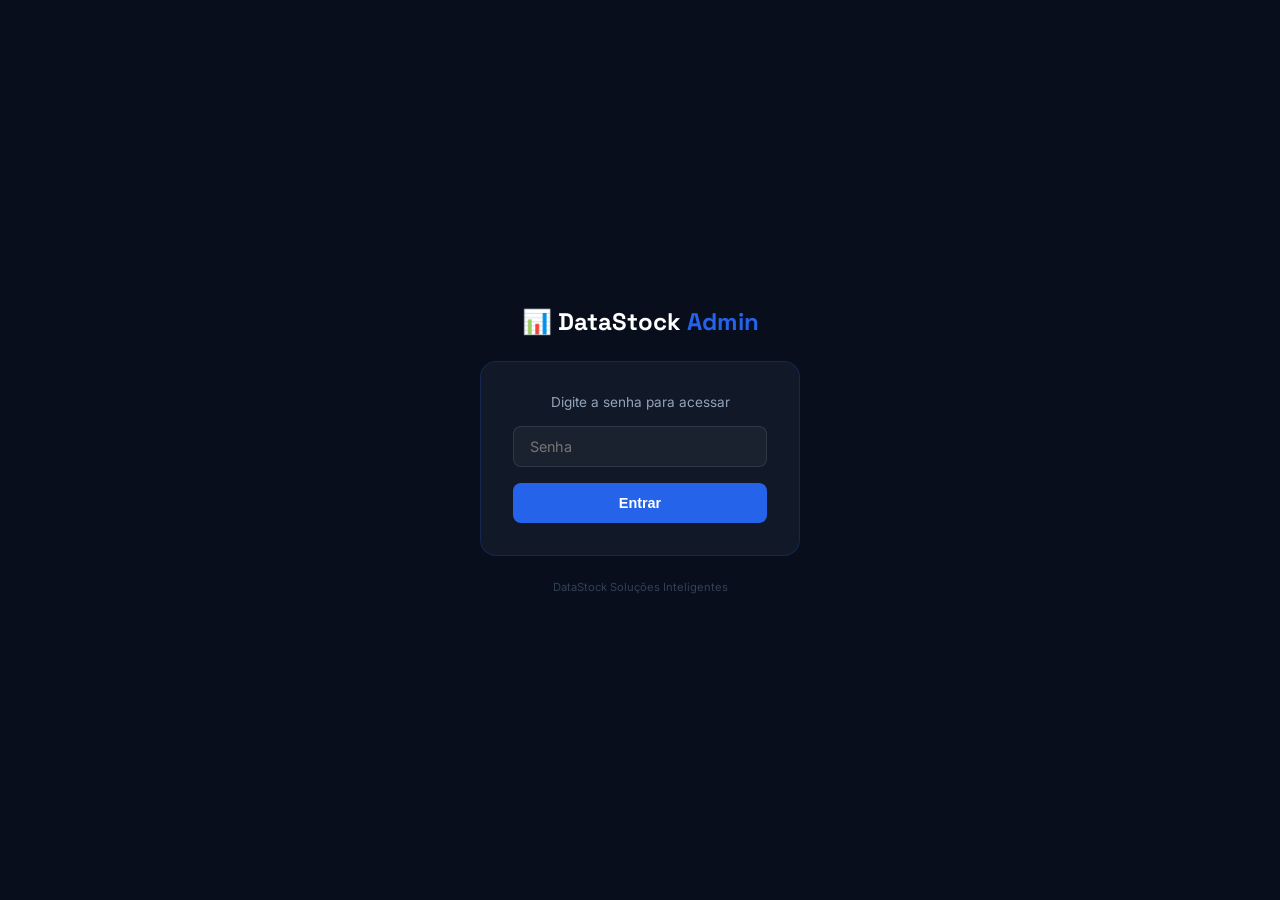
<file: admin.html>
<!DOCTYPE html>
<html lang="pt-BR">
<head>
<meta charset="UTF-8">
<meta name="viewport" content="width=device-width, initial-scale=1.0">
<title>DataStock Admin</title>
<link href="https://fonts.googleapis.com/css2?family=Inter:wght@400;500;600;700&family=Space+Grotesk:wght@600;700&display=swap" rel="stylesheet">
<style>
:root{--dark:#0F172A;--blue:#2563EB;--blue-l:#3B82F6;--white:#fff;--gray:#F8FAFC;--mid:#94A3B8;--text:#64748B;--border:rgba(37,99,235,0.15);--green:#22c55e;--red:#ef4444;--yellow:#f59e0b}
*{box-sizing:border-box;margin:0;padding:0}
body{font-family:'Inter',sans-serif;background:#080e1c;color:var(--white);min-height:100vh}
/* LAYOUT */
.layout{display:grid;grid-template-columns:240px 1fr;min-height:100vh}
/* SIDEBAR */
aside{background:#0d1526;border-right:1px solid var(--border);padding:1.5rem 1rem;display:flex;flex-direction:column;gap:.25rem;position:sticky;top:0;height:100vh;overflow-y:auto}
.logo{font-family:'Space Grotesk',sans-serif;font-size:1.1rem;font-weight:700;padding:.75rem .75rem 1.25rem;display:flex;align-items:center;gap:.5rem;border-bottom:1px solid var(--border);margin-bottom:.5rem}
.logo span{color:var(--blue)}
.logo-icon{background:var(--blue);width:28px;height:28px;border-radius:6px;display:flex;align-items:center;justify-content:center;font-size:.85rem}
.nav-item{display:flex;align-items:center;gap:.65rem;padding:.65rem .75rem;border-radius:8px;cursor:pointer;color:var(--mid);font-size:.85rem;font-weight:500;transition:all .2s;border:none;background:none;width:100%;text-align:left}
.nav-item:hover{background:rgba(37,99,235,0.08);color:var(--white)}
.nav-item.active{background:rgba(37,99,235,0.15);color:var(--blue-l)}
.nav-section{font-size:.65rem;font-weight:700;text-transform:uppercase;letter-spacing:.1em;color:var(--text);padding:.75rem .75rem .25rem;margin-top:.5rem}
.sidebar-footer{margin-top:auto;padding-top:1rem;border-top:1px solid var(--border)}
.site-link{display:flex;align-items:center;gap:.5rem;color:var(--mid);font-size:.8rem;text-decoration:none;padding:.5rem .75rem;border-radius:7px;transition:all .2s}
.site-link:hover{color:var(--blue-l)}
/* MAIN */
main{padding:2rem;overflow-y:auto}
.page{display:none}
.page.active{display:block}
.page-header{margin-bottom:2rem}
.page-header h1{font-family:'Space Grotesk',sans-serif;font-size:1.6rem;font-weight:700;margin-bottom:.3rem}
.page-header p{color:var(--mid);font-size:.875rem}
/* CARDS */
.stats-row{display:grid;grid-template-columns:repeat(4,1fr);gap:1rem;margin-bottom:2rem}
.stat-card{background:#111827;border:1px solid var(--border);border-radius:12px;padding:1.25rem}
.stat-card .num{font-family:'Space Grotesk',sans-serif;font-size:2rem;font-weight:700;color:var(--blue-l)}
.stat-card .lbl{font-size:.75rem;color:var(--mid);margin-top:.2rem}
/* TABLES */
.table-card{background:#111827;border:1px solid var(--border);border-radius:12px;overflow:hidden;margin-bottom:1.5rem}
.table-header{display:flex;justify-content:space-between;align-items:center;padding:1rem 1.25rem;border-bottom:1px solid var(--border)}
.table-header h3{font-size:.9rem;font-weight:600}
table{width:100%;border-collapse:collapse}
th{text-align:left;padding:.75rem 1rem;font-size:.72rem;font-weight:600;text-transform:uppercase;letter-spacing:.06em;color:var(--mid);background:rgba(255,255,255,0.02);border-bottom:1px solid var(--border)}
td{padding:.85rem 1rem;font-size:.85rem;border-bottom:1px solid rgba(255,255,255,0.04);vertical-align:middle}
tr:last-child td{border-bottom:none}
tr:hover td{background:rgba(255,255,255,0.02)}
.badge{display:inline-block;padding:.2rem .6rem;border-radius:5px;font-size:.7rem;font-weight:600}
.badge.green{background:rgba(34,197,94,.15);color:var(--green)}
.badge.yellow{background:rgba(245,158,11,.15);color:var(--yellow)}
.badge.red{background:rgba(239,68,68,.15);color:var(--red)}
/* BUTTONS */
.btn{display:inline-flex;align-items:center;gap:.4rem;padding:.5rem 1rem;border-radius:8px;font-size:.825rem;font-weight:600;cursor:pointer;border:none;transition:all .2s}
.btn-blue{background:var(--blue);color:#fff}.btn-blue:hover{background:var(--blue-l)}
.btn-ghost{background:rgba(255,255,255,0.06);color:var(--mid)}.btn-ghost:hover{color:#fff;background:rgba(255,255,255,0.1)}
.btn-red{background:rgba(239,68,68,0.1);color:var(--red)}.btn-red:hover{background:rgba(239,68,68,0.2)}
.btn-sm{padding:.3rem .7rem;font-size:.75rem}
/* FORMS */
.form-card{background:#111827;border:1px solid var(--border);border-radius:12px;padding:1.5rem;margin-bottom:1.5rem}
.form-card h3{font-size:.9rem;font-weight:600;margin-bottom:1.25rem;padding-bottom:.75rem;border-bottom:1px solid var(--border)}
.form-row{display:grid;grid-template-columns:1fr 1fr;gap:1rem;margin-bottom:1rem}
.fg{display:flex;flex-direction:column;gap:.35rem;margin-bottom:1rem}
.fg label{font-size:.775rem;font-weight:500;color:var(--mid)}
.fg input,.fg textarea,.fg select{background:rgba(255,255,255,0.04);border:1px solid rgba(255,255,255,0.08);border-radius:8px;padding:.65rem .9rem;color:#fff;font-family:'Inter',sans-serif;font-size:.875rem;outline:none;transition:border-color .2s;width:100%}
.fg input:focus,.fg textarea:focus,.fg select:focus{border-color:var(--blue)}
.fg textarea{resize:vertical;min-height:90px}
.fg input::placeholder,.fg textarea::placeholder{color:var(--text)}
/* IMAGE UPLOAD */
.img-upload{border:2px dashed rgba(37,99,235,0.3);border-radius:10px;padding:2rem;text-align:center;cursor:pointer;transition:all .2s;position:relative;overflow:hidden}
.img-upload:hover{border-color:var(--blue);background:rgba(37,99,235,0.05)}
.img-upload input[type=file]{position:absolute;inset:0;opacity:0;cursor:pointer}
.img-upload p{color:var(--mid);font-size:.825rem;margin-top:.5rem}
/* PROJECT GRID */
.proj-grid{display:grid;grid-template-columns:repeat(3,1fr);gap:1rem;margin-top:1rem}
.proj-card{background:#111827;border:1px solid var(--border);border-radius:10px;overflow:hidden;position:relative}
.proj-card img{width:100%;height:120px;object-fit:cover}
.proj-card-body{padding:.85rem}
.proj-card-body h4{font-size:.85rem;font-weight:600;margin-bottom:.3rem}
.proj-card-body p{font-size:.75rem;color:var(--mid)}
.proj-card-actions{display:flex;gap:.4rem;margin-top:.6rem}
.proj-thumb-placeholder{width:100%;height:120px;background:linear-gradient(135deg,rgba(37,99,235,0.1),rgba(15,23,42,.8));display:flex;align-items:center;justify-content:center;font-size:2.5rem}
/* CONTACT LIST */
.contact-detail{background:rgba(37,99,235,0.05);border:1px solid var(--border);border-radius:8px;padding:1rem;margin-top:.5rem}
.contact-detail p{font-size:.85rem;color:var(--mid);line-height:1.7}
.contact-detail strong{color:#fff}
/* PHOTO SECTION */
.photo-upload-area{display:grid;grid-template-columns:180px 1fr;gap:2rem;align-items:start}
.founder-preview{width:180px;height:220px;border-radius:12px;border:2px dashed rgba(37,99,235,0.3);overflow:hidden;display:flex;align-items:center;justify-content:center;font-size:4rem;background:rgba(37,99,235,0.05);position:relative;cursor:pointer}
.founder-preview img{width:100%;height:100%;object-fit:cover;position:absolute;inset:0}
.founder-preview input{position:absolute;inset:0;opacity:0;cursor:pointer}
/* TOAST */
.toast{position:fixed;bottom:1.5rem;right:1.5rem;background:#1e293b;border:1px solid var(--green);color:#fff;padding:.9rem 1.25rem;border-radius:10px;font-size:.875rem;display:none;align-items:center;gap:.5rem;z-index:9999;animation:slideIn .3s ease}
@keyframes slideIn{from{transform:translateY(20px);opacity:0}to{transform:none;opacity:1}}
/* RESPONSIVE */
@media(max-width:768px){.layout{grid-template-columns:1fr}.stats-row{grid-template-columns:1fr 1fr}.form-row{grid-template-columns:1fr}.proj-grid{grid-template-columns:1fr 1fr}aside{display:none}}
</style>
</head>
<body>
<div class="layout">
<aside>
  <div class="logo"><div class="logo-icon">📊</div>Data<span>Stock</span> <span style="font-size:.65rem;color:var(--mid);font-weight:400">Admin</span></div>
  <div class="nav-section">Visão Geral</div>
  <button class="nav-item active" onclick="showPage('dashboard',this)">📊 Dashboard</button>
  <div class="nav-section">Conteúdo</div>
  <button class="nav-item" onclick="showPage('projetos',this)">🖼️ Projetos & Fotos</button>
  <button class="nav-item" onclick="showPage('fundador',this)">👤 Perfil do Fundador</button>
  <button class="nav-item" onclick="showPage('servicos',this)">⚙️ Serviços</button>
  <button class="nav-item" onclick="showPage('depoimentos',this)">💬 Depoimentos</button>
  <div class="nav-section">Operacional</div>
  <button class="nav-item" onclick="showPage('contatos',this)">📧 Contatos Recebidos</button>
  <button class="nav-item" onclick="showPage('config',this)">🔧 Configurações</button>
  <div class="sidebar-footer">
    <a class="site-link" href="index.html" target="_blank">🌐 Ver Site ↗</a>
  </div>
</aside>

<main>
<!-- DASHBOARD -->
<div class="page active" id="page-dashboard">
  <div class="page-header"><h1>Dashboard</h1><p>Visão geral do conteúdo do site</p></div>
  
<div style="background:rgba(37,99,235,.08);border:1px solid rgba(37,99,235,.2);border-radius:10px;padding:1rem 1.25rem;margin-bottom:1.5rem;font-size:.825rem;color:#94A3B8;display:flex;align-items:center;gap:.75rem">
  <span style="font-size:1.2rem">💡</span>
  <span>Os dados salvos aqui ficam disponíveis automaticamente no site — <strong style="color:#fff">foto do fundador, depoimentos, serviços e projetos adicionados</strong> aparecem em tempo real para visitantes no mesmo navegador/dispositivo. Para produção em servidor, use a exportação de backup.</span>
</div>
<div class="stats-row">
    <div class="stat-card"><div class="num" id="stat-proj">0</div><div class="lbl">📁 Projetos</div></div>
    <div class="stat-card"><div class="num" id="stat-contacts">0</div><div class="lbl">📧 Contatos</div></div>
    <div class="stat-card"><div class="num" id="stat-dep">0</div><div class="lbl">💬 Depoimentos</div></div>
    <div class="stat-card"><div class="num" id="stat-services">0</div><div class="lbl">⚙️ Serviços</div></div>
  </div>
  <div class="table-card">
    <div class="table-header"><h3>📧 Últimos Contatos</h3><button class="btn btn-ghost btn-sm" onclick="showPage('contatos',document.querySelector('[onclick*=contatos]'))">Ver todos</button></div>
    <table><thead><tr><th>Nome</th><th>Empresa</th><th>E-mail</th><th>Data</th><th>Status</th></tr></thead>
    <tbody id="dash-contacts-table"><tr><td colspan="5" style="text-align:center;color:var(--mid);padding:2rem">Nenhum contato ainda</td></tr></tbody></table>
  </div>
  <div class="table-card">
    <div class="table-header"><h3>🖼️ Projetos Recentes</h3><button class="btn btn-ghost btn-sm" onclick="showPage('projetos',document.querySelector('[onclick*=projetos]'))">Gerenciar</button></div>
    <table><thead><tr><th>Projeto</th><th>Categoria</th><th>Tecnologias</th><th>Status</th></tr></thead>
    <tbody id="dash-proj-table"><tr><td colspan="4" style="text-align:center;color:var(--mid);padding:2rem">Nenhum projeto ainda</td></tr></tbody></table>
  </div>
</div>

<!-- PROJETOS -->
<div class="page" id="page-projetos">
  <div class="page-header"><h1>Projetos & Fotos</h1><p>Gerencie o portfólio exibido no site</p></div>
  <div class="form-card">
    <h3>➕ Adicionar Novo Projeto</h3>
    <div class="form-row">
      <div class="fg"><label>Nome do Projeto *</label><input id="proj-name" placeholder="Ex: Dashboard Financeiro"></div>
      <div class="fg"><label>Categoria *</label>
        <select id="proj-cat">
          <option value="bi">Dashboards Power BI</option>
          <option value="auto">Automações Corporativas</option>
          <option value="log">Projetos Logísticos</option>
          <option value="pdv">Sistema PDV</option>
        </select>
      </div>
    </div>
    <div class="fg"><label>Objetivo / Descrição *</label><textarea id="proj-desc" placeholder="Descreva o projeto e seu objetivo..."></textarea></div>
    <div class="form-row">
      <div class="fg"><label>Tecnologias utilizadas</label><input id="proj-tech" placeholder="Power BI, Python, SQL..."></div>
      <div class="fg"><label>Benefícios alcançados</label><input id="proj-benefits" placeholder="Redução de 50% no tempo, +30% produtividade..."></div>
    </div>
    <div class="fg"><label>Imagem do Projeto</label>
      <div class="img-upload" id="proj-upload-area">
        <input type="file" accept="image/*" onchange="handleProjImage(event)" id="proj-img-input">
        <div style="font-size:2rem">🖼️</div>
        <p>Clique para selecionar uma imagem</p>
        <p style="font-size:.7rem;margin-top:.25rem">JPG, PNG, WebP · Recomendado: 800x500px</p>
      </div>
      <img id="proj-img-preview" style="display:none;max-height:160px;border-radius:8px;margin-top:.5rem;object-fit:cover;width:100%">
    </div>
    <button class="btn btn-blue" onclick="saveProject()">💾 Salvar Projeto</button>
  </div>
  <div class="table-card">
    <div class="table-header"><h3>Projetos Cadastrados</h3></div>
    <div class="proj-grid" id="proj-grid" style="padding:1rem"></div>
  </div>
</div>

<!-- FUNDADOR -->
<div class="page" id="page-fundador">
  <div class="page-header"><h1>Perfil do Fundador</h1><p>Atualize foto e informações exibidas no site</p></div>
  <div class="form-card">
    <h3>📸 Foto do Fundador</h3>
    <div class="photo-upload-area">
      <div>
        <div class="founder-preview" id="founder-preview-box">
          <span id="founder-preview-emoji">👨‍💼</span>
          <img id="founder-preview-img" style="display:none">
          <input type="file" accept="image/*" onchange="handleFounderPhoto(event)">
        </div>
        <p style="font-size:.7rem;color:var(--mid);text-align:center;margin-top:.5rem">Clique para alterar</p>
      </div>
      <div>
        <div class="fg"><label>Nome Completo</label><input id="founder-name" value="Ulysson Fontenele Nobre"></div>
        <div class="fg"><label>Cargo / Título</label><input id="founder-role" value="Fundador & CEO · DataStock"></div>
        <div class="fg"><label>Bio (texto curto)</label><textarea id="founder-bio">Profissional com sólida experiência em logística, gestão operacional, análise de dados e desenvolvimento de soluções corporativas.</textarea></div>
        <button class="btn btn-blue" onclick="saveFounder()">💾 Salvar Perfil</button>
      </div>
    </div>
  </div>
  <div class="form-card">
    <h3>🎓 Formação Acadêmica</h3>
    <div id="formacao-list"></div>
    <div style="display:flex;gap:.75rem;margin-top:.5rem">
      <input id="new-formacao" placeholder="Ex: MBA em Business Intelligence" style="flex:1;background:rgba(255,255,255,0.04);border:1px solid rgba(255,255,255,0.08);border-radius:8px;padding:.6rem .9rem;color:#fff;font-size:.875rem;outline:none">
      <button class="btn btn-blue" onclick="addFormacao()">+ Adicionar</button>
    </div>
  </div>
  <div class="form-card">
    <h3>💼 Experiências</h3>
    <div id="exp-list"></div>
    <div style="display:flex;gap:.75rem;margin-top:.5rem">
      <input id="new-exp" placeholder="Ex: Desenvolvimento de dashboards em Power BI" style="flex:1;background:rgba(255,255,255,0.04);border:1px solid rgba(255,255,255,0.08);border-radius:8px;padding:.6rem .9rem;color:#fff;font-size:.875rem;outline:none">
      <button class="btn btn-blue" onclick="addExp()">+ Adicionar</button>
    </div>
  </div>
</div>

<!-- SERVIÇOS -->
<div class="page" id="page-servicos">
  <div class="page-header"><h1>Serviços</h1><p>Gerencie os serviços exibidos no site</p></div>
  <div class="form-card">
    <h3>➕ Adicionar / Editar Serviço</h3>
    <div class="form-row">
      <div class="fg"><label>Nome do Serviço</label><input id="svc-name" placeholder="Ex: Business Intelligence"></div>
      <div class="fg"><label>Ícone (emoji)</label><input id="svc-icon" placeholder="📊" style="font-size:1.5rem"></div>
    </div>
    <div class="fg"><label>Descrição</label><textarea id="svc-desc" placeholder="Descreva o serviço..."></textarea></div>
    <button class="btn btn-blue" onclick="saveService()">💾 Salvar Serviço</button>
  </div>
  <div class="table-card">
    <div class="table-header"><h3>Serviços Cadastrados</h3></div>
    <table><thead><tr><th>Ícone</th><th>Nome</th><th>Descrição</th><th>Ações</th></tr></thead>
    <tbody id="services-table"></tbody></table>
  </div>
</div>

<!-- DEPOIMENTOS -->
<div class="page" id="page-depoimentos">
  <div class="page-header"><h1>Depoimentos</h1><p>Adicione e gerencie os depoimentos de clientes</p></div>
  <div class="form-card">
    <h3>➕ Adicionar Depoimento</h3>
    <div class="form-row">
      <div class="fg"><label>Nome do Cliente *</label><input id="dep-name" placeholder="João Silva"></div>
      <div class="fg"><label>Cargo / Empresa</label><input id="dep-role" placeholder="Gerente · Empresa XYZ"></div>
    </div>
    <div class="fg"><label>Depoimento *</label><textarea id="dep-text" placeholder="Texto do depoimento..."></textarea></div>
    <div class="fg"><label>Avaliação</label>
      <select id="dep-stars"><option value="5">★★★★★ 5 estrelas</option><option value="4">★★★★☆ 4 estrelas</option><option value="3">★★★☆☆ 3 estrelas</option></select>
    </div>
    <button class="btn btn-blue" onclick="saveDepoimento()">💾 Salvar Depoimento</button>
  </div>
  <div class="table-card">
    <div class="table-header"><h3>Depoimentos Cadastrados</h3></div>
    <table><thead><tr><th>Cliente</th><th>Cargo</th><th>Avaliação</th><th>Depoimento</th><th>Ações</th></tr></thead>
    <tbody id="dep-table"></tbody></table>
  </div>
</div>

<!-- CONTATOS -->
<div class="page" id="page-contatos">
  <div class="page-header"><h1>Contatos Recebidos</h1><p>Mensagens enviadas pelo formulário do site</p></div>
  <div class="table-card">
    <div class="table-header"><h3>Todas as mensagens</h3><button class="btn btn-red btn-sm" onclick="clearContacts()">🗑️ Limpar todos</button></div>
    <table><thead><tr><th>Nome</th><th>Empresa</th><th>E-mail</th><th>Telefone</th><th>Data</th><th>Ações</th></tr></thead>
    <tbody id="contacts-table"></tbody></table>
  </div>
</div>

<!-- CONFIG -->
<div class="page" id="page-config">
  <div class="page-header"><h1>Configurações do Site</h1><p>Dados gerais exibidos no site</p></div>
  <div class="form-card">
    <h3>🏢 Dados da Empresa</h3>
    <div class="form-row">
      <div class="fg"><label>Nome da Empresa</label><input id="cfg-company" value="DataStock Soluções Inteligentes"></div>
      <div class="fg"><label>CNPJ</label><input id="cfg-cnpj" value="59.348.157/0001-55"></div>
    </div>
    <div class="form-row">
      <div class="fg"><label>WhatsApp</label><input id="cfg-whatsapp" placeholder="5585999999999"></div>
      <div class="fg"><label>E-mail Comercial</label><input id="cfg-email" placeholder="contato@datastock.com.br"></div>
    </div>
    <div class="form-row">
      <div class="fg"><label>LinkedIn URL</label><input id="cfg-linkedin" placeholder="https://linkedin.com/in/..."></div>
      <div class="fg"><label>Localização</label><input id="cfg-location" value="Ceará, Brasil"></div>
    </div>
    <button class="btn btn-blue" onclick="saveConfig()">💾 Salvar Configurações</button>
  </div>
  <div class="form-card" style="margin-top:1.5rem">
    <h3>🔐 Alterar Senha do Admin</h3>
    <div class="form-row">
      <div class="fg"><label>Nova Senha</label><input id="cfg-newpw" type="password" placeholder="Nova senha"></div>
      <div class="fg"><label>Confirmar Senha</label><input id="cfg-confirmpw" type="password" placeholder="Confirme a senha"></div>
    </div>
    <button class="btn btn-blue" onclick="changePw()">🔐 Salvar Nova Senha</button>
  </div>

  <div class="form-card">
    <h3>📤 Exportar / Importar Dados</h3>
    <p style="color:var(--mid);font-size:.85rem;margin-bottom:1rem">Faça backup de todos os dados ou importe em outro computador.</p>
    <div style="display:flex;gap:.75rem;flex-wrap:wrap">
      <button class="btn btn-blue" onclick="exportData()">📥 Exportar backup (JSON)</button>
      <label class="btn btn-ghost" style="cursor:pointer">📤 Importar backup <input type="file" accept=".json" onchange="importData(event)" style="display:none"></label>
      <button class="btn btn-red" onclick="clearAll()">⚠️ Limpar todos os dados</button>
    </div>
  </div>
</div>

</main>
</div>

<div class="toast" id="toast">✅ <span id="toast-msg">Salvo com sucesso!</span></div>

<div id="contact-detail-modal" style="display:none;position:fixed;inset:0;background:rgba(0,0,0,.8);z-index:999;align-items:center;justify-content:center;padding:2rem">
  <div style="background:#111827;border:1px solid var(--border);border-radius:16px;padding:2rem;max-width:540px;width:100%;position:relative">
    <button onclick="document.getElementById('contact-detail-modal').style.display='none'" style="position:absolute;top:1rem;right:1rem;background:rgba(255,255,255,0.08);border:none;color:#fff;width:28px;height:28px;border-radius:7px;cursor:pointer">✕</button>
    <div id="contact-detail-content"></div>
  </div>
</div>

<script>
// ── STORAGE HELPERS ──
const S = {
  get: k => { try { return JSON.parse(localStorage.getItem('ds_'+k)) } catch { return null } },
  set: (k,v) => localStorage.setItem('ds_'+k, JSON.stringify(v)),
  del: k => localStorage.removeItem('ds_'+k)
};

// ── TOAST ──
function toast(msg, ok=true) {
  const t = document.getElementById('toast');
  t.style.borderColor = ok ? 'var(--green)' : 'var(--red)';
  document.getElementById('toast-msg').textContent = msg;
  t.style.display = 'flex';
  setTimeout(() => t.style.display = 'none', 3000);
}

// ── NAV ──
function showPage(id, btn) {
  document.querySelectorAll('.page').forEach(p => p.classList.remove('active'));
  document.querySelectorAll('.nav-item').forEach(b => b.classList.remove('active'));
  document.getElementById('page-'+id).classList.add('active');
  if(btn) btn.classList.add('active');
  refreshPage(id);
}

function refreshPage(id) {
  if(id==='dashboard') refreshDashboard();
  if(id==='projetos') renderProjects();
  if(id==='contatos') renderContacts();
  if(id==='servicos') renderServices();
  if(id==='depoimentos') renderDeps();
  if(id==='fundador') loadFounder();
  if(id==='config') loadConfig();
}

// ── DASHBOARD ──
function refreshDashboard() {
  const projs = S.get('projects') || [];
  const contacts = S.get('contacts') || [];
  const deps = S.get('depoimentos') || [];
  const svcs = S.get('services') || getDefaultServices();
  document.getElementById('stat-proj').textContent = projs.length;
  document.getElementById('stat-contacts').textContent = contacts.length;
  document.getElementById('stat-dep').textContent = deps.length;
  document.getElementById('stat-services').textContent = svcs.length;
  // contacts table
  const ct = document.getElementById('dash-contacts-table');
  ct.innerHTML = contacts.length ? contacts.slice(-5).reverse().map(c => `
    <tr><td>${c.nome}</td><td>${c.empresa||'—'}</td><td>${c.email}</td><td>${c.data}</td>
    <td><span class="badge green">Novo</span></td></tr>`).join('') :
    '<tr><td colspan="5" style="text-align:center;color:var(--mid);padding:2rem">Nenhum contato ainda</td></tr>';
  // projects table
  const pt = document.getElementById('dash-proj-table');
  pt.innerHTML = projs.length ? projs.slice(-4).reverse().map(p => `
    <tr><td>${p.name}</td><td>${catLabel(p.cat)}</td><td style="color:var(--mid);font-size:.78rem">${p.tech||'—'}</td>
    <td><span class="badge green">Ativo</span></td></tr>`).join('') :
    '<tr><td colspan="4" style="text-align:center;color:var(--mid);padding:2rem">Nenhum projeto ainda</td></tr>';
}

function catLabel(c) {
  return {bi:'Power BI',auto:'Automação',log:'Logística',pdv:'PDV'}[c] || c;
}

// ── PROJECTS ──
let projImgData = null;
function handleProjImage(e) {
  const f = e.target.files[0]; if(!f) return;
  const r = new FileReader();
  r.onload = ev => {
    projImgData = ev.target.result;
    const prev = document.getElementById('proj-img-preview');
    prev.src = projImgData; prev.style.display = 'block';
    document.getElementById('proj-upload-area').style.display = 'none';
  };
  r.readAsDataURL(f);
}

function saveProject() {
  const name = document.getElementById('proj-name').value.trim();
  const desc = document.getElementById('proj-desc').value.trim();
  if(!name || !desc) { toast('Preencha nome e descrição', false); return; }
  const projs = S.get('projects') || [];
  projs.push({
    id: Date.now(),
    name, desc,
    cat: document.getElementById('proj-cat').value,
    tech: document.getElementById('proj-tech').value,
    benefits: document.getElementById('proj-benefits').value,
    img: projImgData,
    date: new Date().toLocaleDateString('pt-BR')
  });
  S.set('projects', projs);
  // reset
  ['proj-name','proj-desc','proj-tech','proj-benefits'].forEach(id => document.getElementById(id).value='');
  projImgData = null;
  document.getElementById('proj-img-preview').style.display='none';
  document.getElementById('proj-upload-area').style.display='block';
  document.getElementById('proj-img-input').value='';
  toast('Projeto salvo! ✅'); renderProjects();
}

function renderProjects() {
  const projs = S.get('projects') || [];
  const grid = document.getElementById('proj-grid');
  if(!projs.length) { grid.innerHTML = '<p style="color:var(--mid);font-size:.85rem;padding:.5rem">Nenhum projeto ainda. Adicione acima.</p>'; return; }
  grid.innerHTML = projs.map(p => `
    <div class="proj-card">
      ${p.img ? `<img src="${p.img}" alt="${p.name}">` : `<div class="proj-thumb-placeholder">📁</div>`}
      <div class="proj-card-body">
        <h4>${p.name}</h4>
        <p>${catLabel(p.cat)} · ${p.date}</p>
        <div class="proj-card-actions">
          <button class="btn btn-red btn-sm" onclick="deleteProject(${p.id})">🗑️ Excluir</button>
        </div>
      </div>
    </div>`).join('');
}

function deleteProject(id) {
  if(!confirm('Excluir este projeto?')) return;
  S.set('projects', (S.get('projects')||[]).filter(p=>p.id!==id));
  toast('Projeto excluído'); renderProjects();
}

// ── FOUNDER ──
let founderPhotoData = null;
function handleFounderPhoto(e) {
  const f = e.target.files[0]; if(!f) return;
  const r = new FileReader();
  r.onload = ev => {
    founderPhotoData = ev.target.result;
    document.getElementById('founder-preview-emoji').style.display='none';
    const img = document.getElementById('founder-preview-img');
    img.src = founderPhotoData; img.style.display='block';
  };
  r.readAsDataURL(f);
}

function loadFounder() {
  const d = S.get('founder') || {};
  if(d.name) document.getElementById('founder-name').value = d.name;
  if(d.role) document.getElementById('founder-role').value = d.role;
  if(d.bio) document.getElementById('founder-bio').value = d.bio;
  if(d.photo) {
    founderPhotoData = d.photo;
    document.getElementById('founder-preview-emoji').style.display='none';
    const img = document.getElementById('founder-preview-img');
    img.src = d.photo; img.style.display='block';
  }
  renderFormacoes(); renderExps();
}

function saveFounder() {
  const d = S.get('founder') || {};
  d.name = document.getElementById('founder-name').value;
  d.role = document.getElementById('founder-role').value;
  d.bio = document.getElementById('founder-bio').value;
  if(founderPhotoData) d.photo = founderPhotoData;
  S.set('founder', d); toast('Perfil salvo!');
}

// formação
function getFormacoes() { return S.get('formacao') || ['MBA em Business Intelligence','Pós-graduação em Análise de Dados','Tecnólogo em Logística','Técnico em Tecnologia da Informação']; }
function renderFormacoes() {
  const list = getFormacoes();
  document.getElementById('formacao-list').innerHTML = list.map((f,i) => `
    <div style="display:flex;justify-content:space-between;align-items:center;padding:.5rem .75rem;background:rgba(255,255,255,0.03);border-radius:7px;margin-bottom:.4rem">
      <span style="font-size:.875rem">🎓 ${f}</span>
      <button class="btn btn-red btn-sm" onclick="removeFormacao(${i})">✕</button>
    </div>`).join('');
}
function addFormacao() {
  const v = document.getElementById('new-formacao').value.trim(); if(!v) return;
  const list = getFormacoes(); list.push(v);
  S.set('formacao', list); document.getElementById('new-formacao').value='';
  renderFormacoes(); toast('Formação adicionada!');
}
function removeFormacao(i) { const l=getFormacoes(); l.splice(i,1); S.set('formacao',l); renderFormacoes(); }

// experiência
function getExps() { return S.get('exps') || ['Desenvolvimento de dashboards corporativos em Power BI','Automação de processos utilizando VBA e Excel','Implantação de projetos de otimização logística','Desenvolvimento de sistemas comerciais','Gestão de operações logísticas']; }
function renderExps() {
  const list = getExps();
  document.getElementById('exp-list').innerHTML = list.map((e,i) => `
    <div style="display:flex;justify-content:space-between;align-items:center;padding:.5rem .75rem;background:rgba(255,255,255,0.03);border-radius:7px;margin-bottom:.4rem">
      <span style="font-size:.875rem">→ ${e}</span>
      <button class="btn btn-red btn-sm" onclick="removeExp(${i})">✕</button>
    </div>`).join('');
}
function addExp() {
  const v = document.getElementById('new-exp').value.trim(); if(!v) return;
  const l = getExps(); l.push(v);
  S.set('exps', l); document.getElementById('new-exp').value='';
  renderExps(); toast('Experiência adicionada!');
}
function removeExp(i) { const l=getExps(); l.splice(i,1); S.set('exps',l); renderExps(); }

// ── SERVICES ──
function getDefaultServices() {
  return [
    {id:1,icon:'📊',name:'Business Intelligence',desc:'Desenvolvimento de dashboards estratégicos em Power BI para acompanhamento de indicadores e tomada de decisão.'},
    {id:2,icon:'🔬',name:'Análise de Dados',desc:'Transformação de dados brutos em informações valiosas para gestão empresarial.'},
    {id:3,icon:'⚙️',name:'Automação de Processos',desc:'Soluções em VBA, Excel, Power Query e integração de processos operacionais.'},
    {id:4,icon:'💻',name:'Desenvolvimento de Sistemas',desc:'Criação de ferramentas personalizadas para necessidades específicas do cliente.'},
    {id:5,icon:'🏭',name:'Consultoria Logística',desc:'Projetos de otimização operacional, armazenagem, inventário e produtividade.'},
    {id:6,icon:'🛒',name:'Automação Comercial',desc:'Sistemas para controle de vendas, estoque, clientes e gestão comercial.'}
  ];
}
function saveService() {
  const name=document.getElementById('svc-name').value.trim();
  const desc=document.getElementById('svc-desc').value.trim();
  if(!name||!desc){toast('Preencha nome e descrição',false);return;}
  const svcs=S.get('services')||getDefaultServices();
  svcs.push({id:Date.now(),icon:document.getElementById('svc-icon').value||'🔧',name,desc});
  S.set('services',svcs);
  ['svc-name','svc-icon','svc-desc'].forEach(id=>document.getElementById(id).value='');
  toast('Serviço adicionado!'); renderServices();
}
function renderServices() {
  const svcs=S.get('services')||getDefaultServices();
  document.getElementById('services-table').innerHTML=svcs.map(s=>`
    <tr><td style="font-size:1.3rem">${s.icon}</td><td><strong>${s.name}</strong></td>
    <td style="color:var(--mid);font-size:.8rem;max-width:300px">${s.desc}</td>
    <td><button class="btn btn-red btn-sm" onclick="deleteSvc(${s.id})">🗑️</button></td></tr>`).join('');
}
function deleteSvc(id){
  if(!confirm('Excluir serviço?'))return;
  const svcs=(S.get('services')||getDefaultServices()).filter(s=>s.id!==id);
  S.set('services',svcs); toast('Serviço excluído'); renderServices();
}

// ── DEPOIMENTOS ──
function saveDepoimento() {
  const name=document.getElementById('dep-name').value.trim();
  const text=document.getElementById('dep-text').value.trim();
  if(!name||!text){toast('Preencha nome e depoimento',false);return;}
  const deps=S.get('depoimentos')||[];
  deps.push({id:Date.now(),name,role:document.getElementById('dep-role').value,text,stars:+document.getElementById('dep-stars').value,date:new Date().toLocaleDateString('pt-BR')});
  S.set('depoimentos',deps);
  ['dep-name','dep-role','dep-text'].forEach(id=>document.getElementById(id).value='');
  toast('Depoimento salvo!'); renderDeps();
}
function renderDeps() {
  const deps=S.get('depoimentos')||[];
  const stars=n=>'★'.repeat(n)+'☆'.repeat(5-n);
  document.getElementById('dep-table').innerHTML=deps.length?deps.map(d=>`
    <tr><td><strong>${d.name}</strong></td><td style="color:var(--mid);font-size:.8rem">${d.role||'—'}</td>
    <td style="color:#fbbf24">${stars(d.stars)}</td>
    <td style="color:var(--mid);font-size:.8rem;max-width:220px;white-space:nowrap;overflow:hidden;text-overflow:ellipsis">${d.text}</td>
    <td><button class="btn btn-red btn-sm" onclick="deleteDep(${d.id})">🗑️</button></td></tr>`).join(''):
    '<tr><td colspan="5" style="text-align:center;color:var(--mid);padding:2rem">Nenhum depoimento ainda</td></tr>';
}
function deleteDep(id){if(!confirm('Excluir?'))return;S.set('depoimentos',(S.get('depoimentos')||[]).filter(d=>d.id!==id));toast('Excluído');renderDeps();}

// ── CONTACTS ──
function renderContacts() {
  const contacts=S.get('contacts')||[];
  document.getElementById('contacts-table').innerHTML=contacts.length?contacts.slice().reverse().map(c=>`
    <tr><td><strong>${c.nome}</strong></td><td>${c.empresa||'—'}</td><td>${c.email}</td>
    <td>${c.telefone||'—'}</td><td style="color:var(--mid);font-size:.78rem">${c.data}</td>
    <td><button class="btn btn-ghost btn-sm" onclick="viewContact(${c.id})">👁️ Ver</button></td></tr>`).join(''):
    '<tr><td colspan="6" style="text-align:center;color:var(--mid);padding:2rem">Nenhum contato recebido ainda</td></tr>';
}
function viewContact(id){
  const c=(S.get('contacts')||[]).find(x=>x.id===id);if(!c)return;
  document.getElementById('contact-detail-content').innerHTML=`
    <h3 style="font-family:'Space Grotesk',sans-serif;margin-bottom:1rem">📧 Mensagem de ${c.nome}</h3>
    <div class="contact-detail"><p><strong>Nome:</strong> ${c.nome}</p><p><strong>Empresa:</strong> ${c.empresa||'—'}</p>
    <p><strong>E-mail:</strong> ${c.email}</p><p><strong>Telefone:</strong> ${c.telefone||'—'}</p>
    <p><strong>Data:</strong> ${c.data}</p><p style="margin-top:.75rem"><strong>Mensagem:</strong><br>${c.mensagem||'—'}</p></div>`;
  document.getElementById('contact-detail-modal').style.display='flex';
}
function clearContacts(){if(!confirm('Limpar todos os contatos?'))return;S.del('contacts');toast('Contatos limpos');renderContacts();}

// ── CONFIG ──
function loadConfig(){
  const c=S.get('config')||{};
  ['company','cnpj','whatsapp','email','linkedin','location'].forEach(k=>{
    const el=document.getElementById('cfg-'+k);if(el&&c[k])el.value=c[k];
  });
}
function saveConfig(){
  const c={};
  ['company','cnpj','whatsapp','email','linkedin','location'].forEach(k=>{
    const el=document.getElementById('cfg-'+k);if(el)c[k]=el.value;
  });
  S.set('config',c);toast('Configurações salvas!');
}

// ── EXPORT/IMPORT ──
function exportData(){
  const data={projects:S.get('projects'),founder:S.get('founder'),formacao:S.get('formacao'),exps:S.get('exps'),services:S.get('services'),depoimentos:S.get('depoimentos'),contacts:S.get('contacts'),config:S.get('config')};
  const blob=new Blob([JSON.stringify(data,null,2)],{type:'application/json'});
  const a=document.createElement('a');a.href=URL.createObjectURL(blob);a.download='datastock-backup.json';a.click();
}
function importData(e){
  const f=e.target.files[0];if(!f)return;
  const r=new FileReader();
  r.onload=ev=>{
    try{
      const data=JSON.parse(ev.target.result);
      Object.entries(data).forEach(([k,v])=>{if(v!==null)S.set(k,v)});
      toast('Backup importado com sucesso!');refreshPage('dashboard');
    }catch{toast('Arquivo inválido',false);}
  };r.readAsText(f);
}
function clearAll(){if(!confirm('⚠️ Isso apagará TODOS os dados. Continuar?'))return;localStorage.clear();toast('Dados limpos');refreshDashboard();}


function changePw(){
  const np=document.getElementById('cfg-newpw').value;
  const cp=document.getElementById('cfg-confirmpw').value;
  if(!np){toast('Digite a nova senha',false);return;}
  if(np!==cp){toast('Senhas não conferem',false);return;}
  localStorage.setItem('ds_admin_pw',np);
  toast('Senha alterada com sucesso!');
  document.getElementById('cfg-newpw').value='';
  document.getElementById('cfg-confirmpw').value='';
}

// INIT
refreshDashboard();
</script>

<div id="pw-gate" style="position:fixed;inset:0;background:#080e1c;z-index:9999;display:flex;align-items:center;justify-content:center;flex-direction:column;gap:1.5rem">
  <div style="font-family:'Space Grotesk',sans-serif;font-size:1.5rem;font-weight:700">📊 DataStock <span style="color:#2563EB">Admin</span></div>
  <div style="background:#111827;border:1px solid rgba(37,99,235,.2);border-radius:16px;padding:2rem;width:320px;display:flex;flex-direction:column;gap:1rem">
    <p style="font-size:.85rem;color:#94A3B8;text-align:center">Digite a senha para acessar</p>
    <input id="pw-input" type="password" placeholder="Senha" onkeydown="if(event.key==='Enter')checkPw()"
      style="background:rgba(255,255,255,.04);border:1px solid rgba(255,255,255,.1);border-radius:8px;padding:.7rem 1rem;color:#fff;font-size:.9rem;outline:none;font-family:'Inter',sans-serif">
    <p id="pw-err" style="color:#ef4444;font-size:.8rem;display:none;text-align:center">Senha incorreta</p>
    <button onclick="checkPw()" style="background:#2563EB;color:#fff;border:none;border-radius:8px;padding:.75rem;font-weight:600;cursor:pointer;font-size:.9rem">Entrar</button>
  </div>
  <p style="font-size:.7rem;color:#334155">DataStock Soluções Inteligentes</p>
</div>
<script>
(function(){
  // Default password — change via Configurações no admin
  const DEFAULT_PW = 'datastock2025';
  if(sessionStorage.getItem('ds_auth')==='1'){
    document.getElementById('pw-gate').style.display='none';
  }
  window.checkPw = function(){
    const stored = localStorage.getItem('ds_admin_pw') || DEFAULT_PW;
    const val = document.getElementById('pw-input').value;
    if(val === stored){
      sessionStorage.setItem('ds_auth','1');
      document.getElementById('pw-gate').style.display='none';
    } else {
      document.getElementById('pw-err').style.display='block';
      document.getElementById('pw-input').value='';
    }
  }
})();
</script>
</body>
</html>
</file>
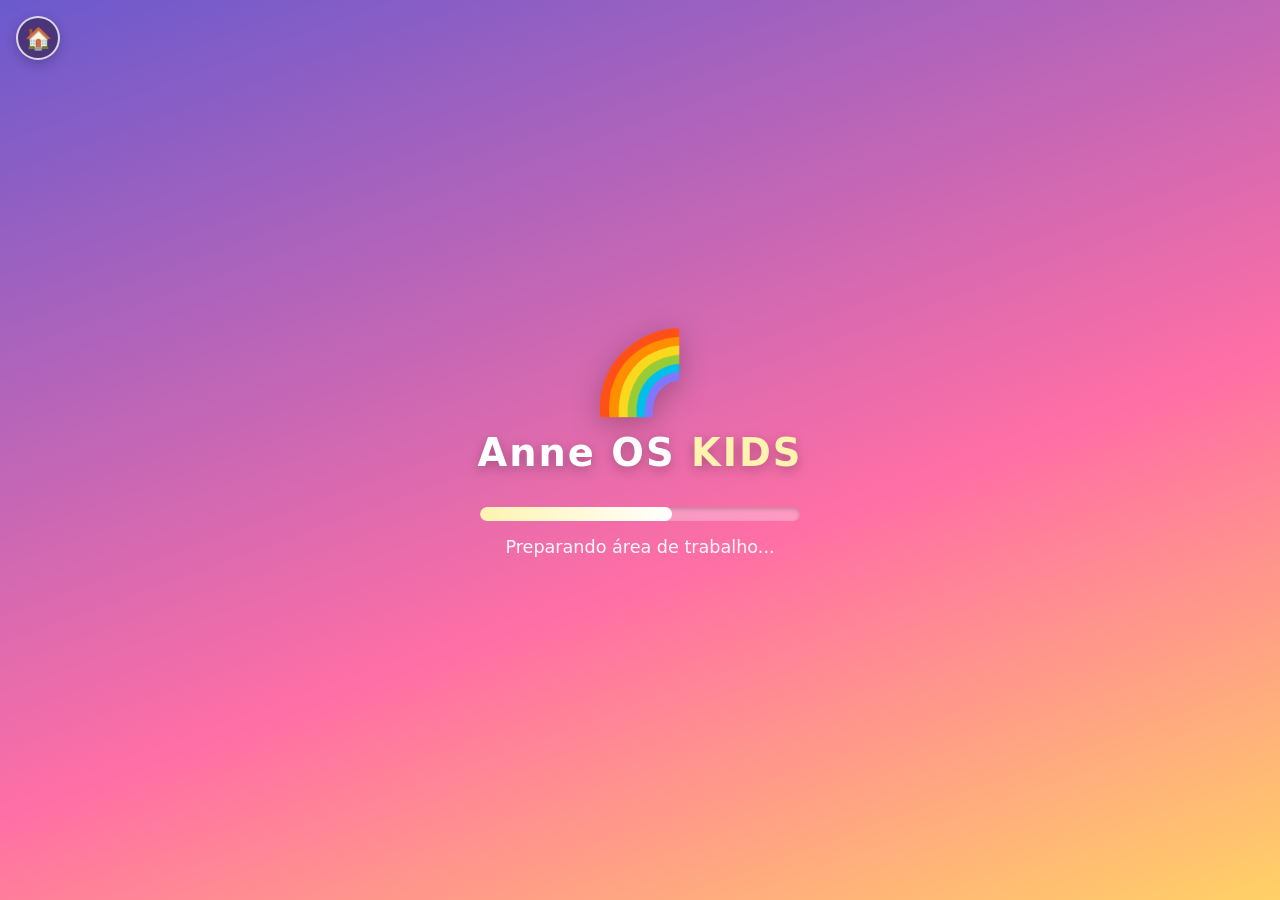
<file: anne.html>
<!DOCTYPE html>
<html lang="pt-BR">
<head>
<meta charset="UTF-8">
<meta name="viewport" content="width=device-width, initial-scale=1.0, maximum-scale=1.0, user-scalable=no">
<title>Anne OS Kids</title>
<link rel="stylesheet" href="style.css">
<link rel="stylesheet" href="desktop.css">
<link rel="stylesheet" href="windows.css">
<link rel="stylesheet" href="games.css">
</head>
<body>

<a href="index.html" class="return-home" aria-label="Voltar para o site DataStock" title="Voltar para o site DataStock">🏠</a>

<!-- ===================== TELA DE BOOT ===================== -->
<section id="boot-screen" class="screen active">
  <div class="boot-logo">🌈</div>
  <h1 class="boot-title">Anne OS <span>KIDS</span></h1>
  <div class="boot-bar"><div class="boot-bar-fill" id="boot-bar-fill"></div></div>
  <p class="boot-status" id="boot-status">Inicializando...</p>
</section>

<!-- ===================== TELA DE BLOQUEIO ===================== -->
<section id="lock-screen" class="screen">
  <div class="lock-clock" id="lock-clock">00:00</div>
  <div class="lock-date" id="lock-date">--</div>
  <p class="lock-hint">👆 Toque para continuar</p>
</section>

<!-- ===================== TELA DE PERFIL/LOGIN ===================== -->
<section id="login-screen" class="screen">
  <h1 class="login-title">Quem está brincando hoje? 🎈</h1>
  <div class="profile-list" id="profile-list"></div>
  <button class="btn-new-profile" id="btn-new-profile">➕ Criar novo perfil</button>
</section>

<!-- ===================== FORM NOVO PERFIL ===================== -->
<section id="new-profile-screen" class="screen">
  <h1 class="login-title">Criar meu perfil ✨</h1>
  <div class="new-profile-form">
    <label>Meu nome:</label>
    <input type="text" id="np-name" maxlength="16" placeholder="Digite seu nome">
    <label>Meu avatar:</label>
    <div class="avatar-picker" id="np-avatar-picker"></div>
    <label>Minha cor favorita:</label>
    <div class="color-picker" id="np-color-picker"></div>
    <div class="new-profile-actions">
      <button id="np-cancel" class="btn-secondary">Cancelar</button>
      <button id="np-save" class="btn-primary">Salvar perfil</button>
    </div>
  </div>
</section>

<!-- ===================== DESKTOP ===================== -->
<section id="desktop-screen" class="screen">
  <div id="desktop" class="desktop">
    <div id="desktop-icons" class="desktop-icons"></div>
    <div id="windows-layer" class="windows-layer"></div>
    <div id="context-menu" class="context-menu"></div>
    <button id="support-qrcode-widget" class="support-qrcode-widget" title="Ajude-nos a manter o projeto no ar" aria-label="Abrir QR Code de apoio">
      <span class="support-qrcode-label">💜 Apoie o projeto</span>
      <img src="assets/support-qrcode.png" alt="QR Code de apoio">
    </button>
  </div>

  <div id="notification-area" class="notification-area"></div>

  <footer id="taskbar" class="taskbar">
    <button id="start-btn" class="start-btn">🌈 Iniciar</button>
    <div id="taskbar-apps" class="taskbar-apps"></div>
    <div class="taskbar-tray">
      <span class="tray-stars" id="tray-stars">⭐ 0</span>
      <span class="tray-icon" title="Volume">🔊</span>
      <span class="tray-icon" title="Bateria">🔋 100%</span>
      <div class="tray-clock">
        <span id="tray-time">00:00</span>
        <span id="tray-date">--/--</span>
      </div>
    </div>
  </footer>

  <div id="start-menu" class="start-menu">
    <div class="start-menu-header">
      <span id="sm-avatar" class="sm-avatar">🧒</span>
      <span id="sm-username">Criança</span>
      <span id="sm-stars">⭐ 0</span>
    </div>
    <input type="text" id="sm-search" class="sm-search" placeholder="🔎 Pesquisar aplicativos...">
    <div class="start-menu-body">
      <div class="sm-column">
        <h3>Aplicativos</h3>
        <div id="sm-apps" class="sm-list"></div>
      </div>
      <div class="sm-column">
        <h3>Sistema</h3>
        <div id="sm-system" class="sm-list"></div>
      </div>
    </div>
  </div>
</section>

<!-- ===================== TELA DE DESLIGAR/REINICIAR ===================== -->
<section id="power-screen" class="screen">
  <div class="boot-logo" id="power-icon">🌙</div>
  <p class="boot-status" id="power-text">Desligando...</p>
</section>

<audio id="silent-audio" hidden></audio>

<script src="database.js"></script>
<script src="sound.js"></script>
<script src="notifications.js"></script>
<script src="users.js"></script>
<script src="settings.js"></script>
<script src="achievements.js"></script>
<script src="js/supportQrCode.js"></script>
<script src="windows.js"></script>
<script src="desktop.js"></script>
<script src="js/apps/paint.js"></script>
<script src="js/apps/notes.js"></script>
<script src="js/apps/calculator.js"></script>
<script src="js/apps/files.js"></script>
<script src="js/apps/mycomputer.js"></script>
<script src="js/apps/worldinho.js"></script>
<script src="js/apps/excelzinho.js"></script>
<script src="js/apps/wordzinho.js"></script>
<script src="js/apps/browser.js"></script>
<script src="js/apps/sleepSounds.js"></script>
<script src="js/games/colorGame.js"></script>
<script src="js/games/animalGame.js"></script>
<script src="js/games/musicGame.js"></script>
<script src="js/games/mathGame.js"></script>
<script src="js/games/lettersGame.js"></script>
<script src="js/games/numbersGame.js"></script>
<script src="js/games/ticTacToe.js"></script>
<script src="js/games/checkers.js"></script>
<script src="js/games/chess.js"></script>
<script src="js/games/pegSolitaire.js"></script>
<script src="js/games/domino.js"></script>
<script src="js/games/pickupSticks.js"></script>
<script src="js/games/colorSequence.js"></script>
<script src="js/games/dogMaze.js"></script>
<script src="js/games/pacman.js"></script>
<script src="js/games/carRace.js"></script>
<script src="js/games/dollDressUp.js"></script>
<script src="js/games/newArcadeGames.js"></script>
<script src="js/games/puzzleGame.js"></script>
<script src="js/games/typingGame.js"></script>
<script src="js/games/bucketPaintGame.js"></script>
<script src="js/games/blocksGame.js"></script>
<script src="js/games/dragPuzzleGame.js"></script>
<script src="js/games/poolGame.js"></script>
<script src="js/games/solitaire.js"></script>
<script src="js/games/hangman.js"></script>
<script src="js/games/gamesHub.js"></script>
<script src="js/games/animalsHub.js"></script>
<script src="apps.js"></script>
<script src="os.js"></script>
</body>
</html>
</file>
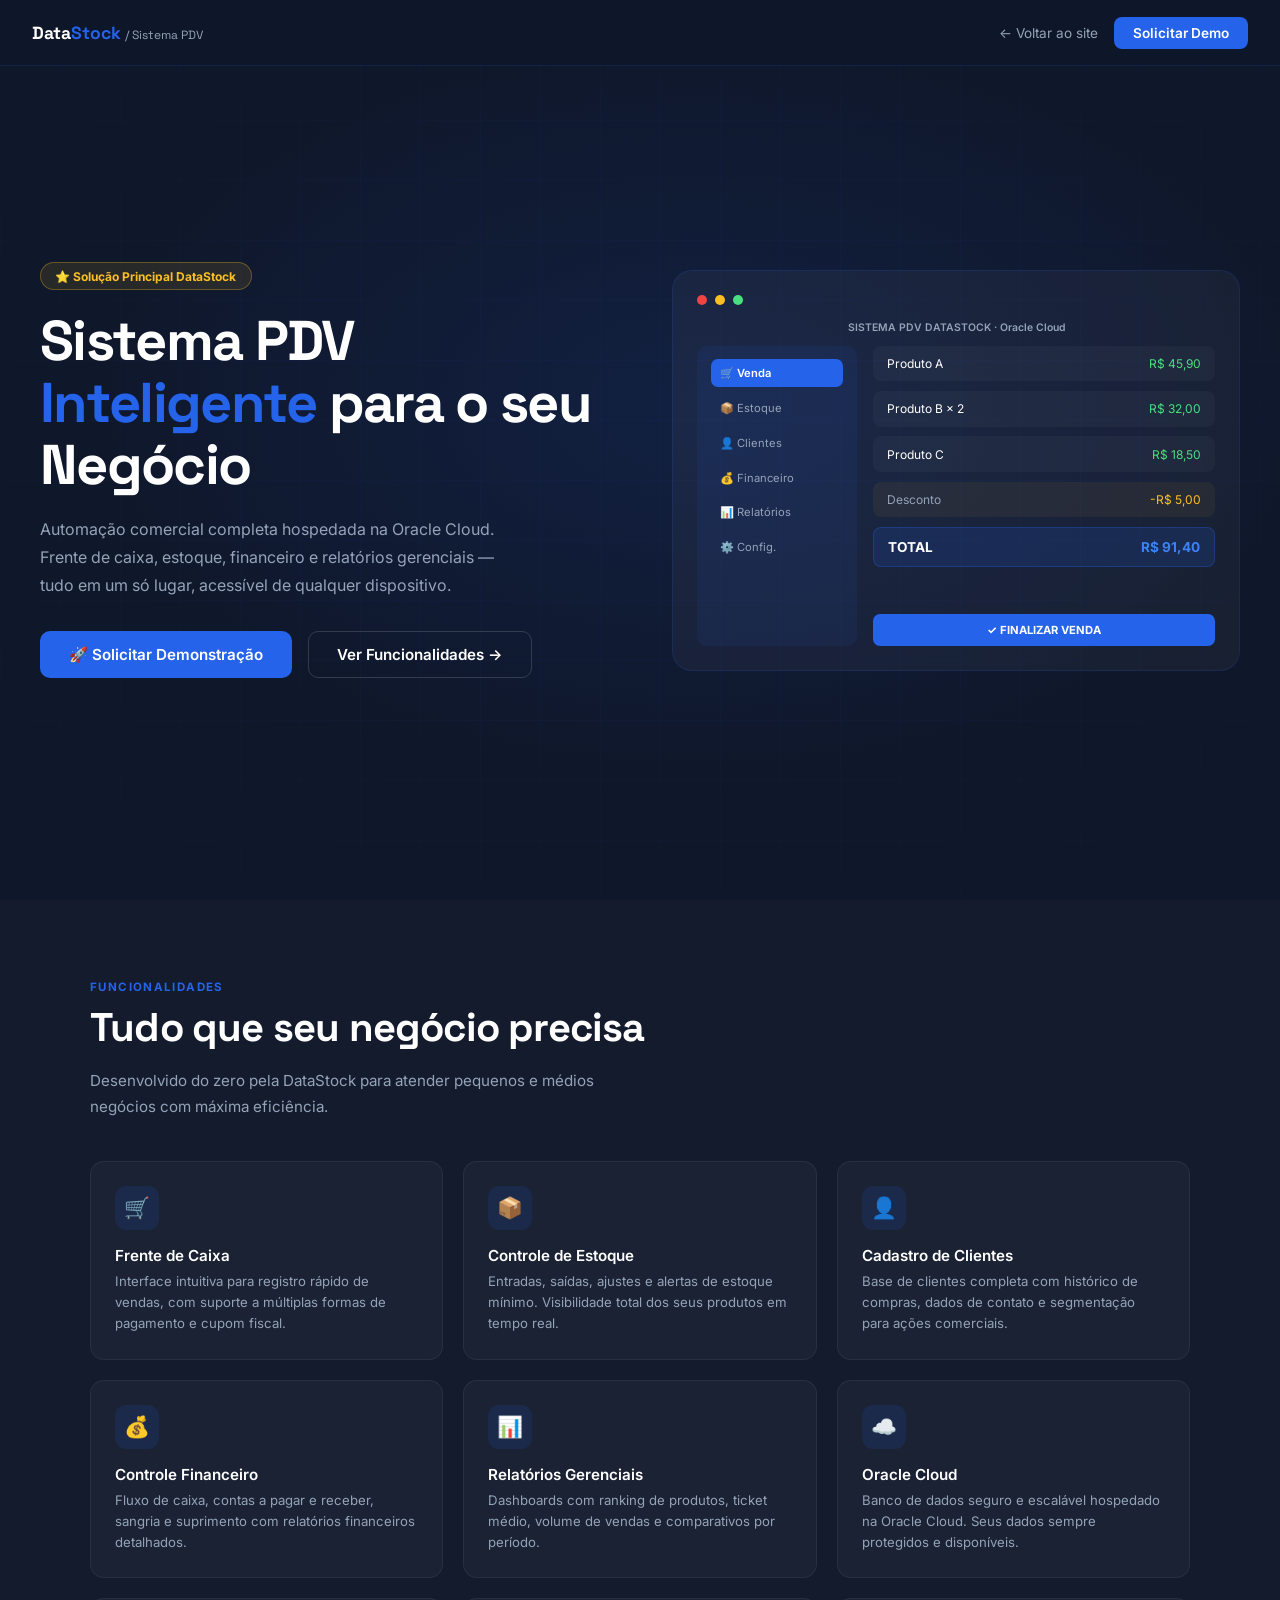
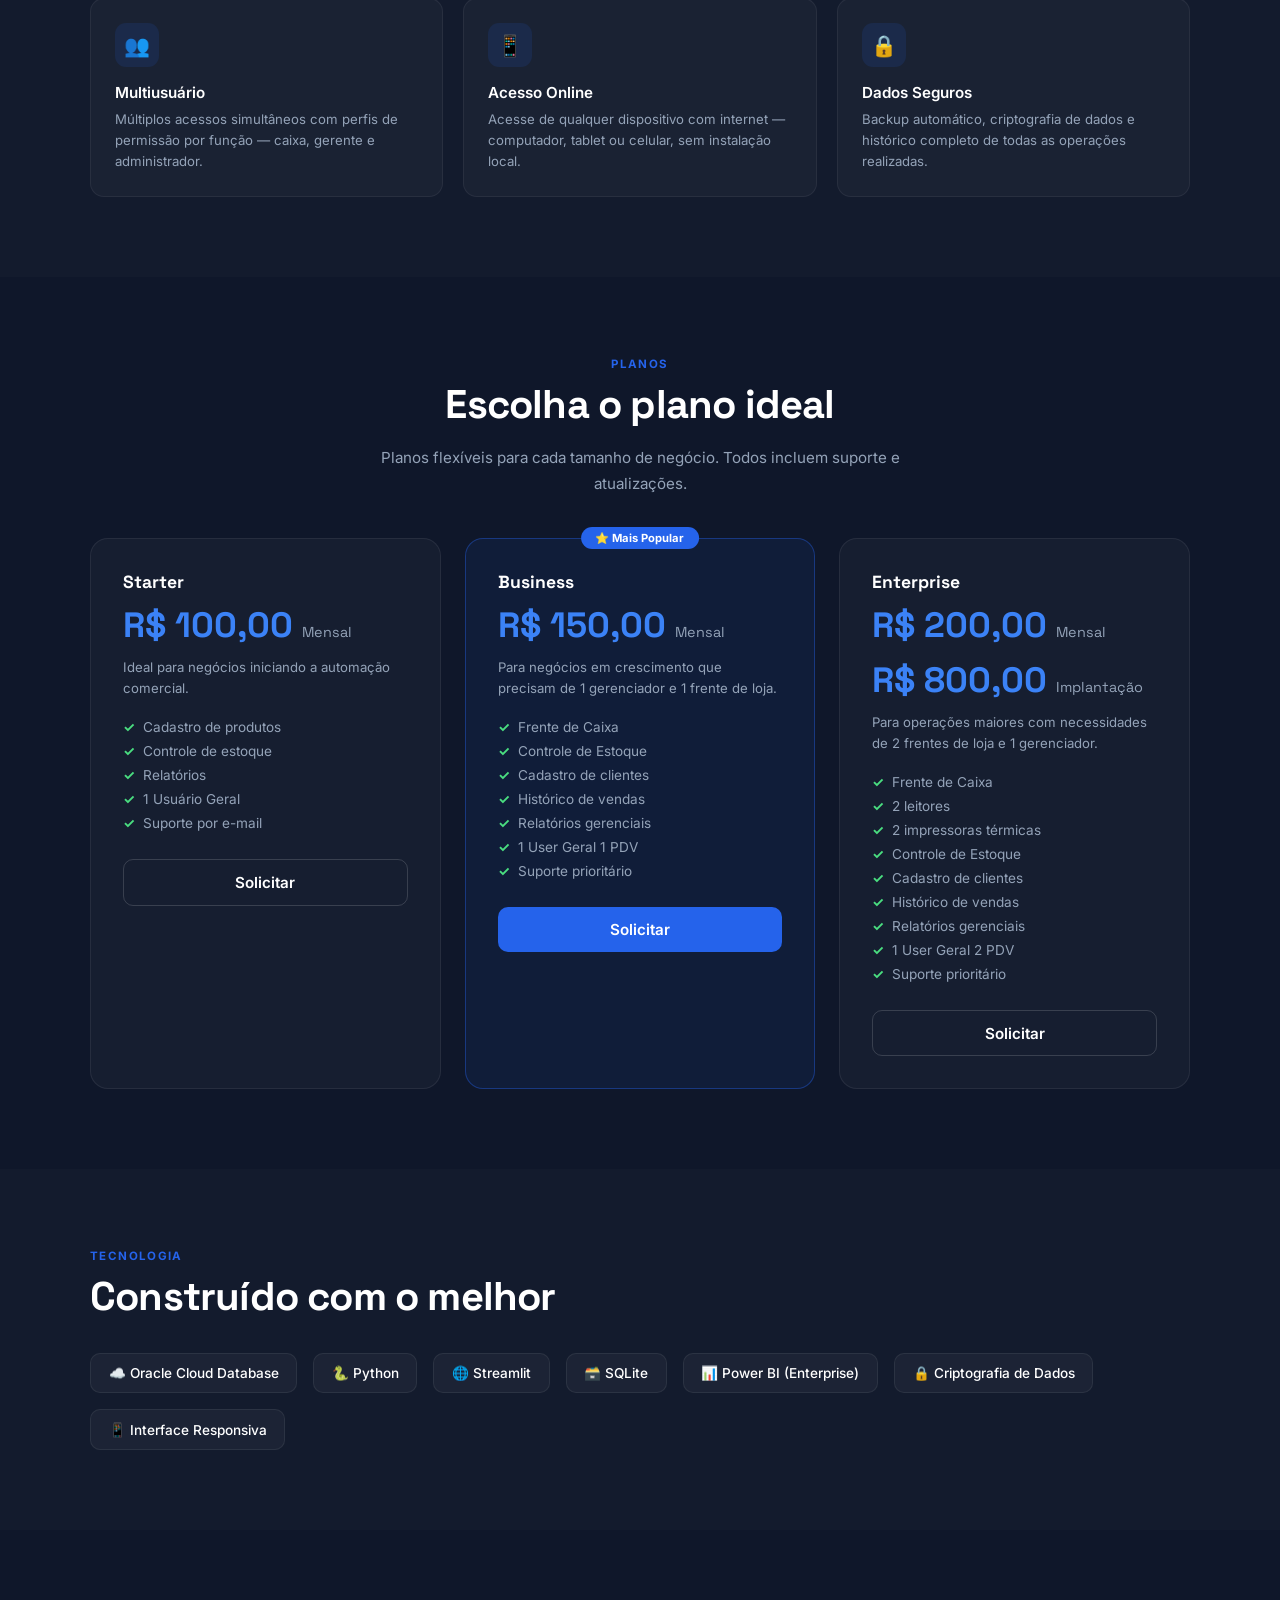
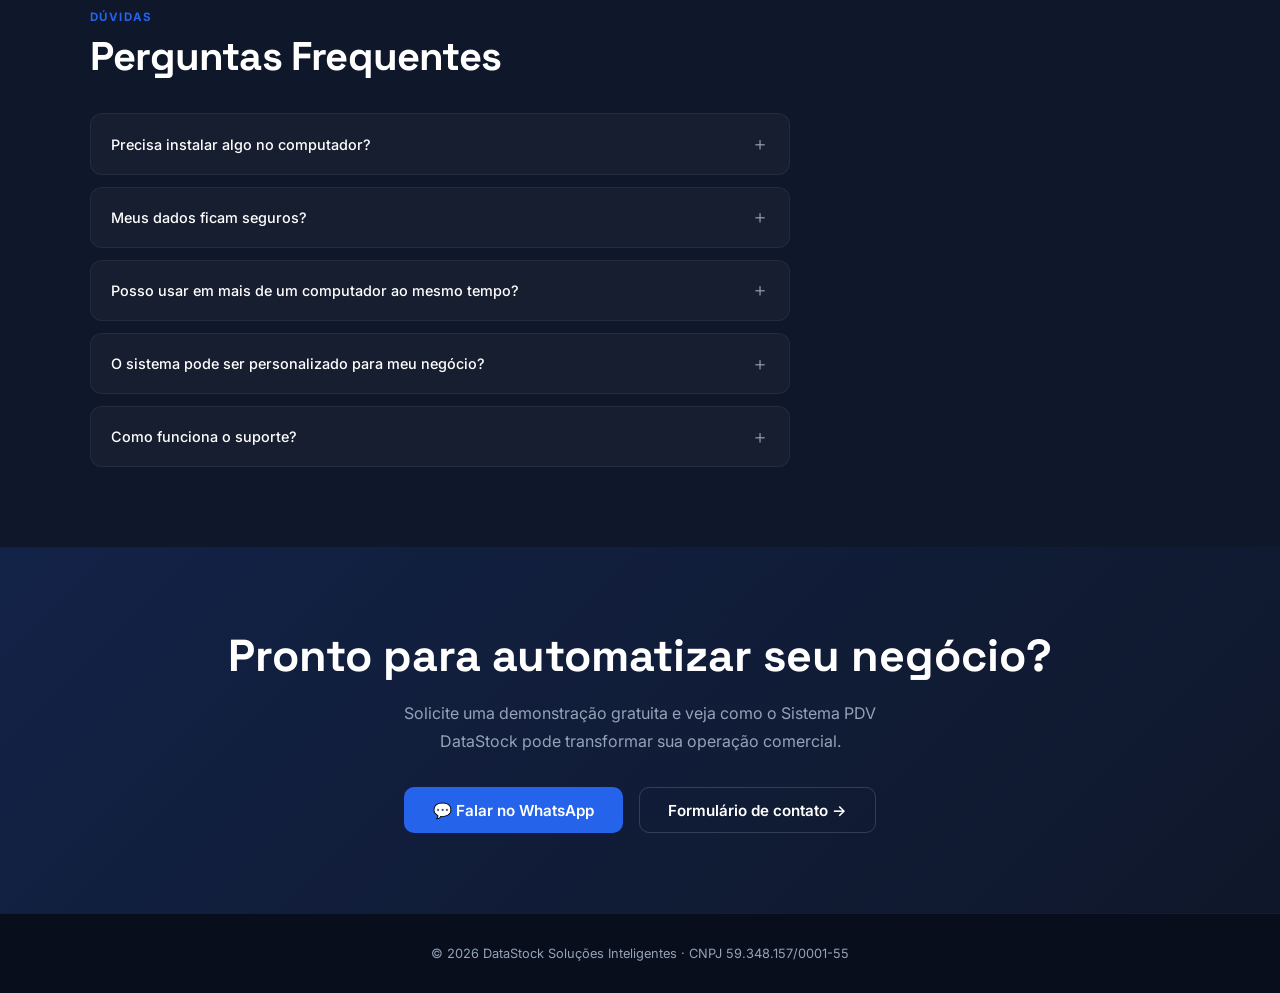
<file: pdv.html>
<!DOCTYPE html>
<html lang="pt-BR">
<head>
<meta charset="UTF-8"><meta name="viewport" content="width=device-width,initial-scale=1">
<title>Sistema PDV DataStock — Automação Comercial na Nuvem</title>
<link href="https://fonts.googleapis.com/css2?family=Inter:wght@400;500;600;700;800&family=Space+Grotesk:wght@600;700&display=swap" rel="stylesheet">
<style>
:root{--dark:#0F172A;--blue:#2563EB;--bl:#3B82F6;--mid:#94A3B8;--bdr:rgba(37,99,235,.15);--gray:#F8FAFC}
*{box-sizing:border-box;margin:0;padding:0}
html{scroll-behavior:smooth}
body{font-family:'Inter',sans-serif;background:var(--dark);color:#fff;overflow-x:hidden}
nav{position:fixed;top:0;left:0;right:0;z-index:100;height:66px;display:flex;align-items:center;justify-content:space-between;padding:0 2rem;background:rgba(15,23,42,.9);backdrop-filter:blur(12px);border-bottom:1px solid var(--bdr)}
.logo{font-family:'Space Grotesk',sans-serif;font-weight:700;font-size:1.1rem}.logo span{color:var(--blue)}
.back{color:var(--mid);text-decoration:none;font-size:.85rem;transition:color .2s}.back:hover{color:#fff}
.nav-cta{background:var(--blue);color:#fff;padding:.5rem 1.2rem;border-radius:8px;font-size:.85rem;font-weight:600;text-decoration:none;transition:all .2s}.nav-cta:hover{background:var(--bl)}
/* HERO */
.hero{min-height:100vh;display:flex;align-items:center;padding:100px 2rem 60px;position:relative;overflow:hidden}
.hero-bg{position:absolute;inset:0;background:radial-gradient(ellipse 70% 60% at 55% 45%,rgba(37,99,235,.12),transparent 70%)}
.hero-grid{position:absolute;inset:0;background-image:linear-gradient(rgba(37,99,235,.04) 1px,transparent 1px),linear-gradient(90deg,rgba(37,99,235,.04) 1px,transparent 1px);background-size:60px 60px;mask-image:radial-gradient(ellipse 100% 100% at 50% 50%,black 30%,transparent 100%)}
.hero-inner{max-width:1200px;margin:0 auto;width:100%;display:grid;grid-template-columns:1fr 1fr;gap:4rem;align-items:center;position:relative;z-index:1}
.badge{display:inline-flex;align-items:center;gap:.5rem;background:rgba(251,191,36,.1);border:1px solid rgba(251,191,36,.3);color:#fbbf24;padding:.35rem .9rem;border-radius:50px;font-size:.75rem;font-weight:700;margin-bottom:1.25rem}
h1.ht{font-family:'Space Grotesk',sans-serif;font-size:clamp(2.2rem,5vw,3.5rem);font-weight:700;line-height:1.1;letter-spacing:-.03em;margin-bottom:1.25rem}
h1.ht em{font-style:normal;color:var(--blue)}
.sub{color:var(--mid);font-size:1rem;line-height:1.75;margin-bottom:2rem;max-width:460px}
.btns{display:flex;gap:1rem;flex-wrap:wrap}
.btn-p{background:var(--blue);color:#fff;padding:.8rem 1.8rem;border-radius:10px;font-weight:600;font-size:.95rem;text-decoration:none;transition:all .25s;display:inline-flex;align-items:center;gap:.5rem}
.btn-p:hover{background:var(--bl);transform:translateY(-2px);box-shadow:0 8px 24px rgba(37,99,235,.35)}
.btn-g{background:transparent;color:#fff;padding:.8rem 1.8rem;border-radius:10px;font-weight:600;font-size:.95rem;text-decoration:none;border:1px solid rgba(255,255,255,.15);transition:all .25s;display:inline-flex;align-items:center;gap:.5rem}
.btn-g:hover{border-color:var(--blue);color:var(--bl);transform:translateY(-2px)}
/* PDV MOCKUP */
.pdv-screen{background:rgba(255,255,255,.04);border:1px solid var(--bdr);border-radius:20px;padding:1.5rem;animation:float 6s ease-in-out infinite}
@keyframes float{0%,100%{transform:translateY(0)}50%{transform:translateY(-10px)}}
.pdv-bar{display:flex;gap:.5rem;margin-bottom:1rem}
.dot{width:10px;height:10px;border-radius:50%}
.pdv-mock{display:grid;grid-template-columns:160px 1fr;gap:1rem;height:300px}
.pdv-side{background:rgba(37,99,235,.08);border-radius:10px;padding:.85rem;display:flex;flex-direction:column;gap:.4rem}
.pm{padding:.45rem .6rem;border-radius:7px;font-size:.7rem;color:var(--mid);cursor:pointer}
.pm.a{background:var(--blue);color:#fff;font-weight:600}
.pdv-main{display:flex;flex-direction:column;gap:.6rem}
.pr{background:rgba(255,255,255,.03);border-radius:8px;padding:.65rem .9rem;display:flex;justify-content:space-between;align-items:center;font-size:.75rem}
.pt{background:rgba(37,99,235,.15);border:1px solid rgba(37,99,235,.3);border-radius:8px;padding:.7rem .9rem;display:flex;justify-content:space-between;font-weight:700;font-size:.85rem}
.pbtn{background:var(--blue);border-radius:7px;padding:.55rem;text-align:center;font-size:.7rem;font-weight:700;cursor:pointer;margin-top:auto}
/* SECTIONS */
section{padding:80px 2rem}
.container{max-width:1100px;margin:0 auto}
.sl{font-size:.72rem;font-weight:700;letter-spacing:.12em;text-transform:uppercase;color:var(--blue);margin-bottom:.6rem}
.st{font-family:'Space Grotesk',sans-serif;font-size:clamp(1.7rem,4vw,2.5rem);font-weight:700;letter-spacing:-.02em;margin-bottom:1rem;line-height:1.2}
.ss{color:var(--mid);font-size:.95rem;line-height:1.75;max-width:560px}
/* FEATURES */
#features{background:rgba(255,255,255,.015)}
.feat-grid{display:grid;grid-template-columns:repeat(3,1fr);gap:1.25rem;margin-top:2.5rem}
.fc{background:rgba(255,255,255,.03);border:1px solid rgba(255,255,255,.06);border-radius:14px;padding:1.5rem;transition:all .3s}
.fc:hover{background:rgba(37,99,235,.08);border-color:rgba(37,99,235,.3);transform:translateY(-3px)}
.fi{width:44px;height:44px;background:rgba(37,99,235,.12);border-radius:11px;display:flex;align-items:center;justify-content:center;font-size:1.3rem;margin-bottom:1rem}
.fc h3{font-size:.95rem;font-weight:600;margin-bottom:.4rem}
.fc p{color:var(--mid);font-size:.825rem;line-height:1.6}
/* PLANOS */
#planos .container{text-align:center}
.plans-grid{display:grid;grid-template-columns:repeat(3,1fr);gap:1.5rem;margin-top:2.5rem;text-align:left}
.plan{background:rgba(255,255,255,.03);border:1px solid rgba(255,255,255,.07);border-radius:18px;padding:2rem;transition:all .3s;position:relative}
.plan.dest{background:rgba(37,99,235,.08);border-color:rgba(37,99,235,.4)}
.plan-badge{position:absolute;top:-12px;left:50%;transform:translateX(-50%);background:var(--blue);color:#fff;font-size:.7rem;padding:.25rem .9rem;border-radius:50px;font-weight:700;white-space:nowrap}
.plan-name{font-family:'Space Grotesk',sans-serif;font-weight:700;font-size:1.1rem;margin-bottom:.4rem}
.plan-price{font-family:'Space Grotesk',sans-serif;font-size:2.2rem;font-weight:700;color:var(--bl);margin:.6rem 0}
.plan-price span{font-size:.9rem;color:var(--mid);font-weight:400}
.plan-desc{color:var(--mid);font-size:.825rem;line-height:1.6;margin-bottom:1.25rem}
.plan-items{list-style:none;display:flex;flex-direction:column;gap:.5rem;margin-bottom:1.75rem}
.plan-items li{font-size:.85rem;color:var(--mid);display:flex;align-items:center;gap:.5rem}
.plan-items li::before{content:'✓';color:#4ade80;font-weight:700;flex-shrink:0}
/* TECH */
#tech{background:rgba(255,255,255,.015)}
.tech-row{display:flex;flex-wrap:wrap;gap:1rem;margin-top:2rem}
.tech-chip{background:rgba(255,255,255,.04);border:1px solid rgba(255,255,255,.07);border-radius:10px;padding:.7rem 1.1rem;display:flex;align-items:center;gap:.6rem;font-size:.85rem;font-weight:500;transition:all .3s}
.tech-chip:hover{background:rgba(37,99,235,.1);border-color:rgba(37,99,235,.3)}
/* FAQ */
.faq-list{display:flex;flex-direction:column;gap:.75rem;margin-top:2rem;max-width:700px}
.faq-item{background:rgba(255,255,255,.03);border:1px solid rgba(255,255,255,.06);border-radius:12px;overflow:hidden}
.faq-q{padding:1.1rem 1.25rem;cursor:pointer;font-weight:500;font-size:.9rem;display:flex;justify-content:space-between;align-items:center;user-select:none}
.faq-q::after{content:'＋';color:var(--mid);font-size:1.1rem;transition:transform .2s}
.faq-item.open .faq-q::after{transform:rotate(45deg)}
.faq-a{display:none;padding:0 1.25rem 1.1rem;color:var(--mid);font-size:.875rem;line-height:1.7}
.faq-item.open .faq-a{display:block}
/* CTA */
#cta{background:linear-gradient(135deg,rgba(37,99,235,.15) 0%,rgba(15,23,42,0) 100%);text-align:center}
#cta h2{font-family:'Space Grotesk',sans-serif;font-size:clamp(1.8rem,4vw,2.8rem);font-weight:700;margin-bottom:1rem}
#cta p{color:var(--mid);margin-bottom:2rem;max-width:500px;margin-left:auto;margin-right:auto;line-height:1.7}
/* REVEAL */
.rev{opacity:0;transform:translateY(24px);transition:opacity .55s,transform .55s}
.rev.v{opacity:1;transform:none}
@media(max-width:900px){.hero-inner,.pdv-mock{grid-template-columns:1fr}.feat-grid,.plans-grid{grid-template-columns:1fr}.pdv-side{display:none}.btns{flex-direction:column}}
</style>
</head>
<body>
<nav>
  <div class="logo">Data<span>Stock</span> <span style="font-size:.75rem;font-weight:400;color:var(--mid)">/ Sistema PDV</span></div>
  <div style="display:flex;gap:1rem;align-items:center">
    <a href="index.html" class="back">← Voltar ao site</a>
    <a href="#cta" class="nav-cta">Solicitar Demo</a>
  </div>
</nav>

<!-- HERO -->
<section class="hero">
  <div class="hero-bg"></div><div class="hero-grid"></div>
  <div class="hero-inner">
    <div>
      <div class="badge">⭐ Solução Principal DataStock</div>
      <h1 class="ht">Sistema PDV <em>Inteligente</em> para o seu Negócio</h1>
      <p class="sub">Automação comercial completa hospedada na Oracle Cloud. Frente de caixa, estoque, financeiro e relatórios gerenciais — tudo em um só lugar, acessível de qualquer dispositivo.</p>
      <div class="btns">
        <a href="#cta" class="btn-p">🚀 Solicitar Demonstração</a>
        <a href="#features" class="btn-g">Ver Funcionalidades →</a>
      </div>
    </div>
    <div>
      <div class="pdv-screen">
        <div class="pdv-bar"><div class="dot" style="background:#ef4444"></div><div class="dot" style="background:#fbbf24"></div><div class="dot" style="background:#4ade80"></div></div>
        <div style="font-size:.65rem;color:var(--mid);text-align:center;margin-bottom:.75rem;font-weight:600">SISTEMA PDV DATASTOCK · Oracle Cloud</div>
        <div class="pdv-mock">
          <div class="pdv-side">
            <div class="pm a">🛒 Venda</div>
            <div class="pm">📦 Estoque</div>
            <div class="pm">👤 Clientes</div>
            <div class="pm">💰 Financeiro</div>
            <div class="pm">📊 Relatórios</div>
            <div class="pm">⚙️ Config.</div>
          </div>
          <div class="pdv-main">
            <div class="pr"><span style="color:#fff">Produto A</span><span style="color:#4ade80">R$ 45,90</span></div>
            <div class="pr"><span style="color:#fff">Produto B × 2</span><span style="color:#4ade80">R$ 32,00</span></div>
            <div class="pr"><span style="color:#fff">Produto C</span><span style="color:#4ade80">R$ 18,50</span></div>
            <div class="pr" style="background:rgba(251,191,36,.06)"><span style="color:var(--mid)">Desconto</span><span style="color:#fbbf24">-R$ 5,00</span></div>
            <div class="pt"><span>TOTAL</span><span style="color:var(--bl)">R$ 91,40</span></div>
            <div class="pbtn">✓ FINALIZAR VENDA</div>
          </div>
        </div>
      </div>
    </div>
  </div>
</section>

<!-- FEATURES -->
<section id="features">
  <div class="container">
    <div class="rev"><p class="sl">Funcionalidades</p><h2 class="st">Tudo que seu negócio precisa</h2><p class="ss">Desenvolvido do zero pela DataStock para atender pequenos e médios negócios com máxima eficiência.</p></div>
    <div class="feat-grid">
      <div class="fc rev"><div class="fi">🛒</div><h3>Frente de Caixa</h3><p>Interface intuitiva para registro rápido de vendas, com suporte a múltiplas formas de pagamento e cupom fiscal.</p></div>
      <div class="fc rev"><div class="fi">📦</div><h3>Controle de Estoque</h3><p>Entradas, saídas, ajustes e alertas de estoque mínimo. Visibilidade total dos seus produtos em tempo real.</p></div>
      <div class="fc rev"><div class="fi">👤</div><h3>Cadastro de Clientes</h3><p>Base de clientes completa com histórico de compras, dados de contato e segmentação para ações comerciais.</p></div>
      <div class="fc rev"><div class="fi">💰</div><h3>Controle Financeiro</h3><p>Fluxo de caixa, contas a pagar e receber, sangria e suprimento com relatórios financeiros detalhados.</p></div>
      <div class="fc rev"><div class="fi">📊</div><h3>Relatórios Gerenciais</h3><p>Dashboards com ranking de produtos, ticket médio, volume de vendas e comparativos por período.</p></div>
      <div class="fc rev"><div class="fi">☁️</div><h3>Oracle Cloud</h3><p>Banco de dados seguro e escalável hospedado na Oracle Cloud. Seus dados sempre protegidos e disponíveis.</p></div>
      <div class="fc rev"><div class="fi">👥</div><h3>Multiusuário</h3><p>Múltiplos acessos simultâneos com perfis de permissão por função — caixa, gerente e administrador.</p></div>
      <div class="fc rev"><div class="fi">📱</div><h3>Acesso Online</h3><p>Acesse de qualquer dispositivo com internet — computador, tablet ou celular, sem instalação local.</p></div>
      <div class="fc rev"><div class="fi">🔒</div><h3>Dados Seguros</h3><p>Backup automático, criptografia de dados e histórico completo de todas as operações realizadas.</p></div>
    </div>
  </div>
</section>

<!-- PLANOS -->
<section id="planos">
  <div class="container">
    <div class="rev"><p class="sl">Planos</p><h2 class="st">Escolha o plano ideal</h2><p class="ss" style="margin:0 auto">Planos flexíveis para cada tamanho de negócio. Todos incluem suporte e atualizações.</p></div>
    <div class="plans-grid">
      <div class="plan rev">
        <div class="plan-name">Starter</div>
        <div class="plan-price">R$ 100,00 <span>Mensal</span></div>
        <p class="plan-desc">Ideal para negócios iniciando a automação comercial.</p>
        <ul class="plan-items">
          <li>Cadastro de produtos</li><li>Controle de estoque</li><li>Relatórios</li><li>1 Usuário Geral</li><li>Suporte por e-mail</li>
        </ul>
        <a href="#cta" class="btn-g" style="display:block;text-align:center">Solicitar</a>
      </div>
      <div class="plan dest rev">
        <div class="plan-badge">⭐ Mais Popular</div>
        <div class="plan-name">Business</div>
        <div class="plan-price">R$ 150,00 <span>Mensal</span></div>
        <p class="plan-desc">Para negócios em crescimento que precisam de 1 gerenciador e 1 frente de loja.</p>
        <ul class="plan-items">
          <li>Frente de Caixa</li><li>Controle de Estoque</li><li>Cadastro de clientes</li><li>Histórico de vendas</li><li>Relatórios gerenciais</li><li>1 User Geral 1 PDV</li><li>Suporte prioritário</li>
        </ul>
        <a href="#cta" class="btn-p" style="display:block;text-align:center">Solicitar</a>
      </div>
      <div class="plan rev">
        <div class="plan-name">Enterprise</div>
        <div class="plan-price">R$ 200,00 <span> Mensal</span></div>
        <div class="plan-price">R$ 800,00 <span> Implantação</span></div>
        <p class="plan-desc">Para operações maiores com necessidades de 2 frentes de loja e 1 gerenciador.</p>
        <ul class="plan-items">
          <li>Frente de Caixa</li><li>2 leitores</li><li>2 impressoras térmicas</li><li>Controle de Estoque</li><li>Cadastro de clientes</li><li>Histórico de vendas</li><li>Relatórios gerenciais</li><li>1 User Geral 2 PDV</li><li>Suporte prioritário</li>
        </ul>
        <a href="#cta" class="btn-g" style="display:block;text-align:center">Solicitar</a>
      </div>
    </div>
  </div>
</section>

<!-- TECH -->
<section id="tech">
  <div class="container">
    <div class="rev"><p class="sl">Tecnologia</p><h2 class="st">Construído com o melhor</h2></div>
    <div class="tech-row rev">
      <div class="tech-chip">☁️ Oracle Cloud Database</div>
      <div class="tech-chip">🐍 Python</div>
      <div class="tech-chip">🌐 Streamlit</div>
      <div class="tech-chip">🗃️ SQLite</div>
      <div class="tech-chip">📊 Power BI (Enterprise)</div>
      <div class="tech-chip">🔒 Criptografia de Dados</div>
      <div class="tech-chip">📱 Interface Responsiva</div>
    </div>
  </div>
</section>

<!-- FAQ -->
<section id="faq">
  <div class="container">
    <div class="rev"><p class="sl">Dúvidas</p><h2 class="st">Perguntas Frequentes</h2></div>
    <div class="faq-list rev">
      <div class="faq-item"><div class="faq-q" onclick="toggleFaq(this)">Precisa instalar algo no computador?</div><div class="faq-a">Não. O sistema é 100% online, acessível por qualquer navegador. Basta ter internet para usar em qualquer dispositivo.</div></div>
      <div class="faq-item"><div class="faq-q" onclick="toggleFaq(this)">Meus dados ficam seguros?</div><div class="faq-a">Sim. Os dados são armazenados na Oracle Cloud com backup automático, criptografia e histórico completo de operações.</div></div>
      <div class="faq-item"><div class="faq-q" onclick="toggleFaq(this)">Posso usar em mais de um computador ao mesmo tempo?</div><div class="faq-a">Sim. O sistema é multiusuário e permite acessos simultâneos com perfis de permissão diferentes por função.</div></div>
      <div class="faq-item"><div class="faq-q" onclick="toggleFaq(this)">O sistema pode ser personalizado para meu negócio?</div><div class="faq-a">Sim. Por ser desenvolvido internamente pela DataStock, adaptações e funcionalidades específicas podem ser desenvolvidas sob demanda.</div></div>
      <div class="faq-item"><div class="faq-q" onclick="toggleFaq(this)">Como funciona o suporte?</div><div class="faq-a">O suporte é prestado diretamente pela equipe DataStock via WhatsApp e e-mail, com SLA definido conforme o plano contratado.</div></div>
    </div>
  </div>
</section>

<!-- CTA -->
<section id="cta">
  <div class="container">
    <div class="rev">
      <h2>Pronto para automatizar seu negócio?</h2>
      <p>Solicite uma demonstração gratuita e veja como o Sistema PDV DataStock pode transformar sua operação comercial.</p>
      <div class="btns" style="justify-content:center">
        <a href="https://wa.me/5585985672426" target="_blank" class="btn-p">💬 Falar no WhatsApp</a>
        <a href="index.html#contato" class="btn-g">Formulário de contato →</a>
      </div>
    </div>
  </div>
</section>

<footer style="background:#080e1c;border-top:1px solid rgba(255,255,255,.06);padding:2rem;text-align:center">
  <p style="color:var(--mid);font-size:.8rem">© <span id="yr"></span> DataStock Soluções Inteligentes · CNPJ 59.348.157/0001-55</p>
</footer>

<script>
document.getElementById('yr').textContent=new Date().getFullYear();
const ro=new IntersectionObserver(e=>{e.forEach(x=>{if(x.isIntersecting){x.target.classList.add('v');ro.unobserve(x.target)}})},{threshold:.12});
document.querySelectorAll('.rev').forEach(r=>ro.observe(r));
function toggleFaq(el){const item=el.parentElement;item.classList.toggle('open');}
</script>
</body>
</html>
</file>
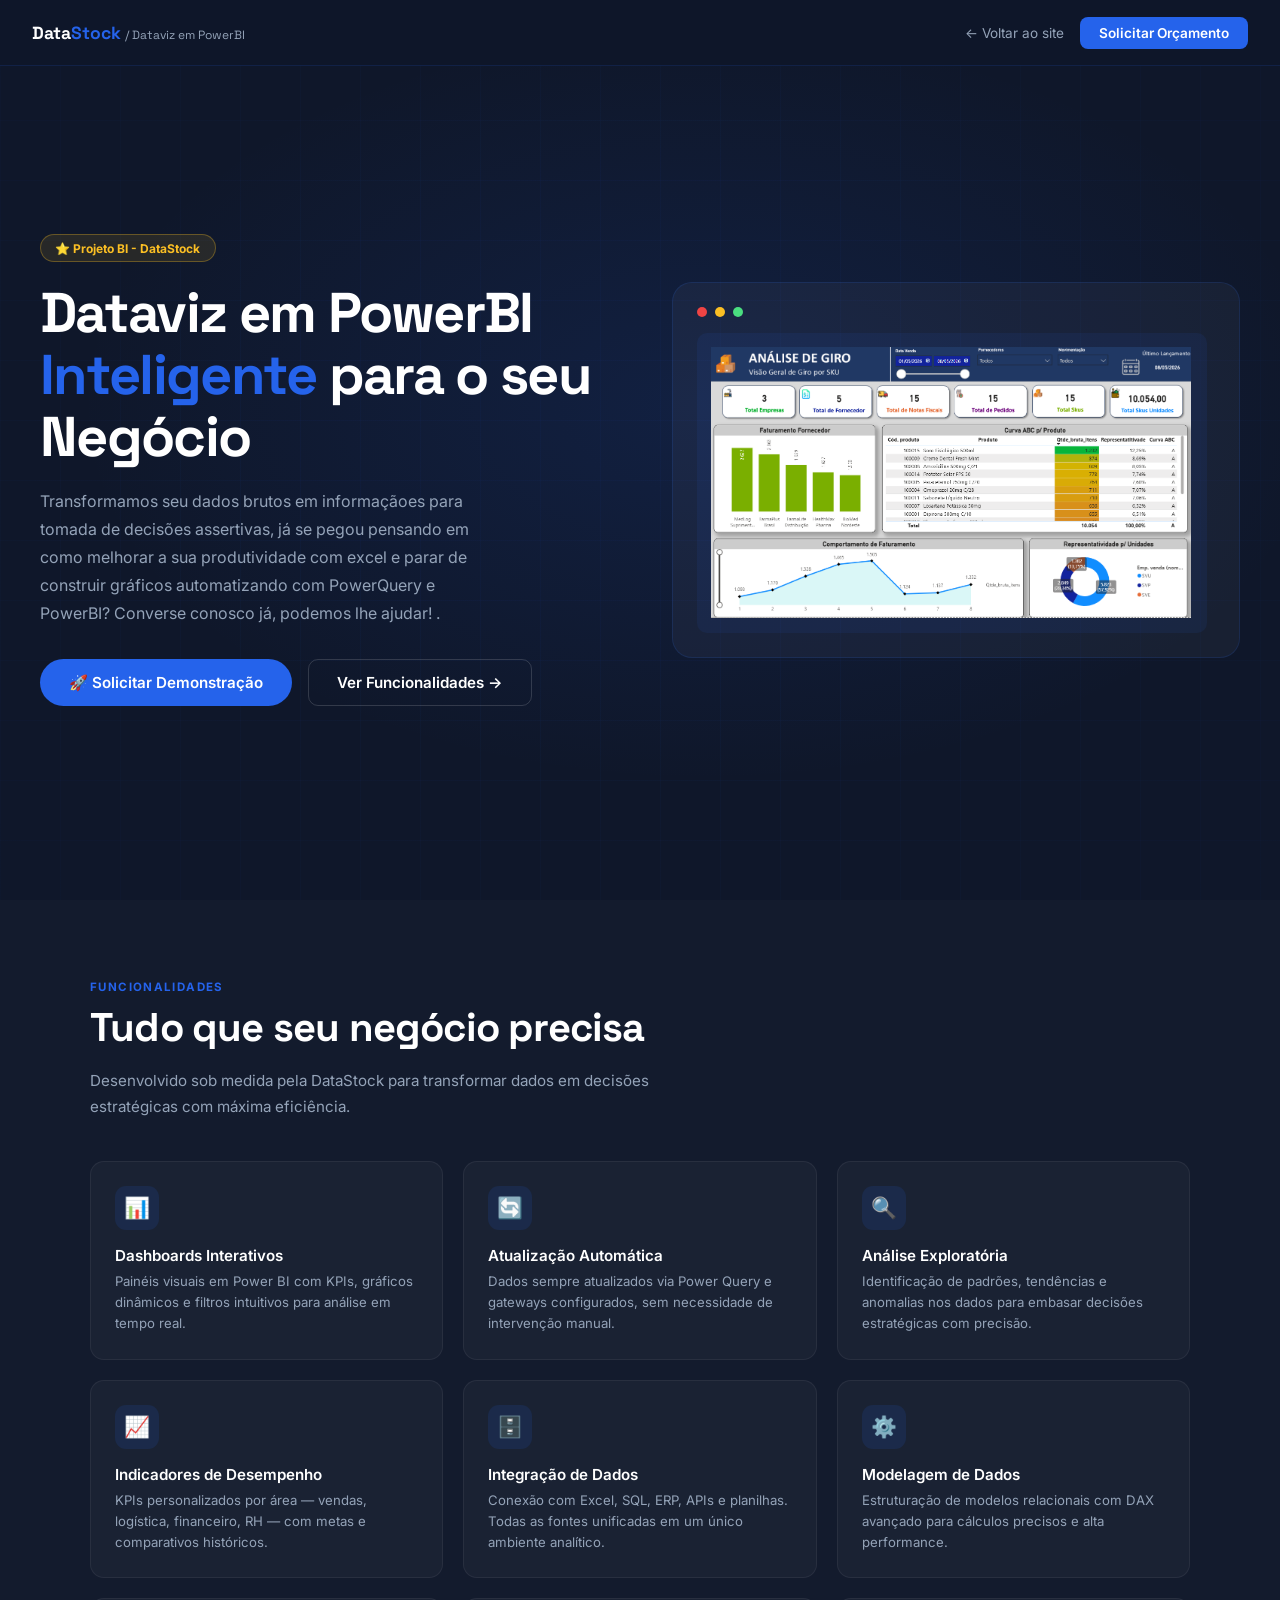
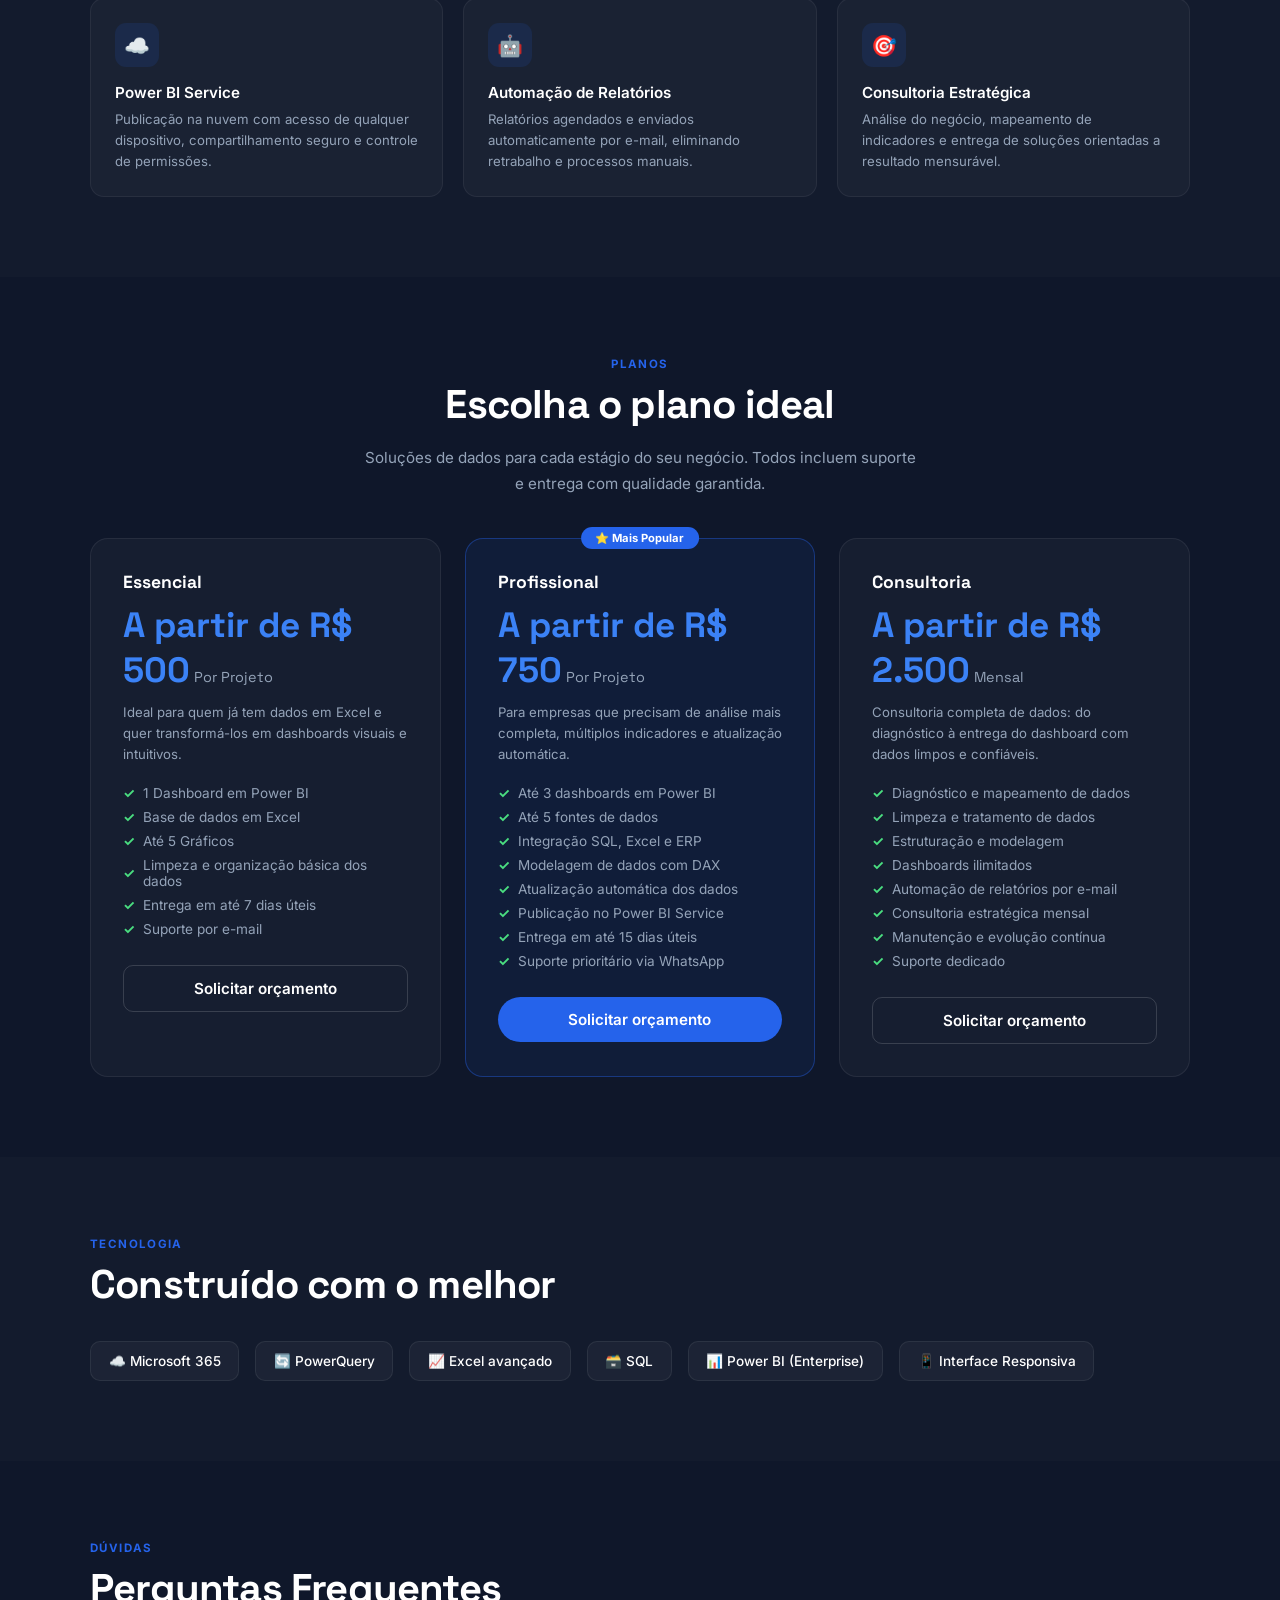
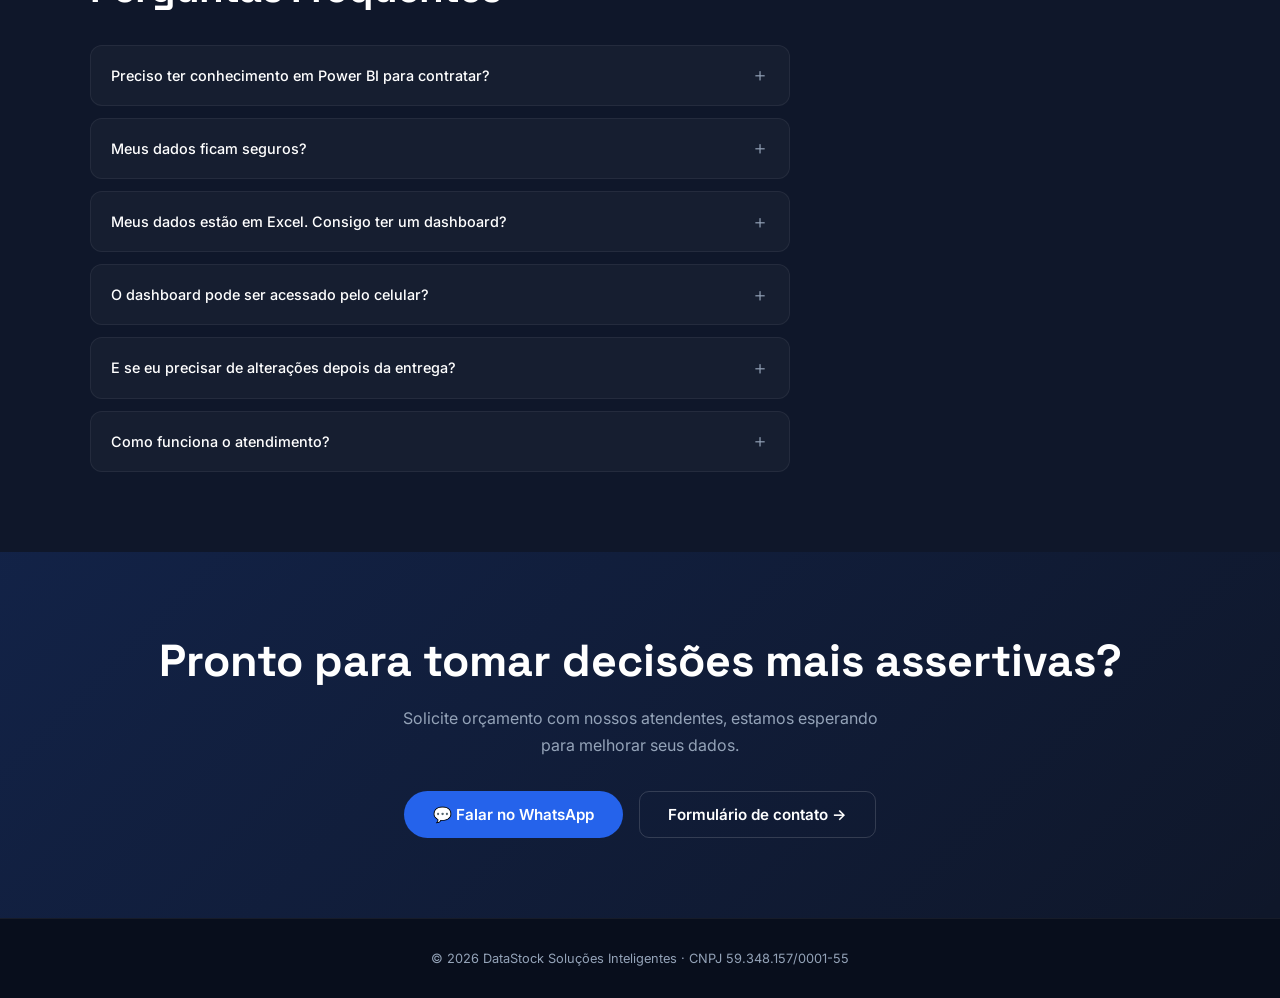
<file: powerbi.html>
<!DOCTYPE html>
<html lang="pt-BR">
<head>
<meta charset="UTF-8"><meta name="viewport" content="width=device-width,initial-scale=1">
<title>Dataviz em PowerBI DataStock — Transformando dados em informação</title>
<link href="https://fonts.googleapis.com/css2?family=Inter:wght@400;500;600;700;800&family=Space+Grotesk:wght@600;700&display=swap" rel="stylesheet">
<style>
:root{--dark:#0F172A;--blue:#2563EB;--bl:#3B82F6;--mid:#94A3B8;--bdr:rgba(37,99,235,.15);--gray:#F8FAFC}
*{box-sizing:border-box;margin:0;padding:0}
html{scroll-behavior:smooth}
body{font-family:'Inter',sans-serif;background:var(--dark);color:#fff;overflow-x:hidden}
nav{position:fixed;top:0;left:0;right:0;z-index:100;height:66px;display:flex;align-items:center;justify-content:space-between;padding:0 2rem;background:rgba(15,23,42,.9);backdrop-filter:blur(12px);border-bottom:1px solid var(--bdr)}
.logo{font-family:'Space Grotesk',sans-serif;font-weight:700;font-size:1.1rem}.logo span{color:var(--blue)}
.back{color:var(--mid);text-decoration:none;font-size:.85rem;transition:color .2s}.back:hover{color:#fff}
.nav-cta{background:var(--blue);color:#fff;padding:.5rem 1.2rem;border-radius:8px;font-size:.85rem;font-weight:600;text-decoration:none;transition:all .2s}.nav-cta:hover{background:var(--bl)}
/* HERO */
.hero{min-height:100vh;display:flex;align-items:center;padding:100px 2rem 60px;position:relative;overflow:hidden}
.hero-bg{position:absolute;inset:0;background:radial-gradient(ellipse 70% 60% at 55% 45%,rgba(37,99,235,.12),transparent 70%)}
.hero-grid{position:absolute;inset:0;background-image:linear-gradient(rgba(37,99,235,.04) 1px,transparent 1px),linear-gradient(90deg,rgba(37,99,235,.04) 1px,transparent 1px);background-size:60px 60px;mask-image:radial-gradient(ellipse 100% 100% at 50% 50%,black 30%,transparent 100%)}
.hero-inner{max-width:1200px;margin:0 auto;width:100%;display:grid;grid-template-columns:1fr 1fr;gap:4rem;align-items:center;position:relative;z-index:1}
.badge{display:inline-flex;align-items:center;gap:.5rem;background:rgba(251,191,36,.1);border:1px solid rgba(251,191,36,.3);color:#fbbf24;padding:.35rem .9rem;border-radius:50px;font-size:.75rem;font-weight:700;margin-bottom:1.25rem}
h1.ht{font-family:'Space Grotesk',sans-serif;font-size:clamp(2.2rem,5vw,3.5rem);font-weight:700;line-height:1.1;letter-spacing:-.03em;margin-bottom:1.25rem}
h1.ht em{font-style:normal;color:var(--blue)}
.sub{color:var(--mid);font-size:1rem;line-height:1.75;margin-bottom:2rem;max-width:460px}
.btns{display:flex;gap:1rem;flex-wrap:wrap}
.btn-p{background:var(--blue);color:#fff;padding:.8rem 1.8rem;border-radius:480px;font-weight:600;font-size:.95rem;text-decoration:none;transition:all .25s;display:inline-flex;align-items:center;gap:.5rem}
.btn-p:hover{background:var(--bl);transform:translateY(-2px);box-shadow:0 8px 24px rgba(37,99,235,.35)}
.btn-g{background:transparent;color:#fff;padding:.8rem 1.8rem;border-radius:10px;font-weight:600;font-size:.95rem;text-decoration:none;border:1px solid rgba(255,255,255,.15);transition:all .25s;display:inline-flex;align-items:center;gap:.5rem}
.btn-g:hover{border-color:var(--blue);color:var(--bl);transform:translateY(-2px)}
/* PDV MOCKUP */
.pdv-screen{background:rgba(255,255,255,.04);border:1px solid var(--bdr);border-radius:20px;padding:1.5rem;animation:float 6s ease-in-out infinite}
@keyframes float{0%,100%{transform:translateY(0)}50%{transform:translateY(-10px)}}
.pdv-bar{display:flex;gap:.5rem;margin-bottom:1rem}
.dot{width:10px;height:10px;border-radius:50%}
.pdv-mock{display:grid;grid-template-columns:160px 1fr;gap:1rem;height:300px}
.pdv-side{background:rgba(37,99,235,.08);border-radius:10px;padding:.85rem;display:flex;flex-direction:column;gap:.4rem}
.pm{padding:.45rem .6rem;border-radius:7px;font-size:.7rem;color:var(--mid);cursor:pointer}
.pm.a{background:var(--blue);color:#fff;font-weight:600}
.pdv-main{display:flex;flex-direction:column;gap:.6rem}
.pr{background:rgba(255,255,255,.03);border-radius:8px;padding:.65rem .9rem;display:flex;justify-content:space-between;align-items:center;font-size:.75rem}
.pt{background:rgba(37,99,235,.15);border:1px solid rgba(37,99,235,.3);border-radius:8px;padding:.7rem .9rem;display:flex;justify-content:space-between;font-weight:700;font-size:.85rem}
.pbtn{background:var(--blue);border-radius:7px;padding:.55rem;text-align:center;font-size:.7rem;font-weight:700;cursor:pointer;margin-top:auto}
/* SECTIONS */
section{padding:80px 2rem}
.container{max-width:1100px;margin:0 auto}
.sl{font-size:.72rem;font-weight:700;letter-spacing:.12em;text-transform:uppercase;color:var(--blue);margin-bottom:.6rem}
.st{font-family:'Space Grotesk',sans-serif;font-size:clamp(1.7rem,4vw,2.5rem);font-weight:700;letter-spacing:-.02em;margin-bottom:1rem;line-height:1.2}
.ss{color:var(--mid);font-size:.95rem;line-height:1.75;max-width:560px}
/* FEATURES */
#features{background:rgba(255,255,255,.015)}
.feat-grid{display:grid;grid-template-columns:repeat(3,1fr);gap:1.25rem;margin-top:2.5rem}
.fc{background:rgba(255,255,255,.03);border:1px solid rgba(255,255,255,.06);border-radius:14px;padding:1.5rem;transition:all .3s}
.fc:hover{background:rgba(37,99,235,.08);border-color:rgba(37,99,235,.3);transform:translateY(-3px)}
.fi{width:44px;height:44px;background:rgba(37,99,235,.12);border-radius:11px;display:flex;align-items:center;justify-content:center;font-size:1.3rem;margin-bottom:1rem}
.fc h3{font-size:.95rem;font-weight:600;margin-bottom:.4rem}
.fc p{color:var(--mid);font-size:.825rem;line-height:1.6}
/* PLANOS */
#planos .container{text-align:center}
.plans-grid{display:grid;grid-template-columns:repeat(3,1fr);gap:1.5rem;margin-top:2.5rem;text-align:left}
.plan{background:rgba(255,255,255,.03);border:1px solid rgba(255,255,255,.07);border-radius:18px;padding:2rem;transition:all .3s;position:relative}
.plan.dest{background:rgba(37,99,235,.08);border-color:rgba(37,99,235,.4)}
.plan-badge{position:absolute;top:-12px;left:50%;transform:translateX(-50%);background:var(--blue);color:#fff;font-size:.7rem;padding:.25rem .9rem;border-radius:50px;font-weight:700;white-space:nowrap}
.plan-name{font-family:'Space Grotesk',sans-serif;font-weight:700;font-size:1.1rem;margin-bottom:.4rem}
.plan-price{font-family:'Space Grotesk',sans-serif;font-size:2.2rem;font-weight:700;color:var(--bl);margin:.6rem 0}
.plan-price span{font-size:.9rem;color:var(--mid);font-weight:400}
.plan-desc{color:var(--mid);font-size:.825rem;line-height:1.6;margin-bottom:1.25rem}
.plan-items{list-style:none;display:flex;flex-direction:column;gap:.5rem;margin-bottom:1.75rem}
.plan-items li{font-size:.85rem;color:var(--mid);display:flex;align-items:center;gap:.5rem}
.plan-items li::before{content:'✓';color:#4ade80;font-weight:700;flex-shrink:0}
/* TECH */
#tech{background:rgba(255,255,255,.015)}
.tech-row{display:flex;flex-wrap:wrap;gap:1rem;margin-top:2rem}
.tech-chip{background:rgba(255,255,255,.04);border:1px solid rgba(255,255,255,.07);border-radius:10px;padding:.7rem 1.1rem;display:flex;align-items:center;gap:.6rem;font-size:.85rem;font-weight:500;transition:all .3s}
.tech-chip:hover{background:rgba(37,99,235,.1);border-color:rgba(37,99,235,.3)}
/* FAQ */
.faq-list{display:flex;flex-direction:column;gap:.75rem;margin-top:2rem;max-width:700px}
.faq-item{background:rgba(255,255,255,.03);border:1px solid rgba(255,255,255,.06);border-radius:12px;overflow:hidden}
.faq-q{padding:1.1rem 1.25rem;cursor:pointer;font-weight:500;font-size:.9rem;display:flex;justify-content:space-between;align-items:center;user-select:none}
.faq-q::after{content:'＋';color:var(--mid);font-size:1.1rem;transition:transform .2s}
.faq-item.open .faq-q::after{transform:rotate(45deg)}
.faq-a{display:none;padding:0 1.25rem 1.1rem;color:var(--mid);font-size:.875rem;line-height:1.7}
.faq-item.open .faq-a{display:block}
/* CTA */
#cta{background:linear-gradient(135deg,rgba(37,99,235,.15) 0%,rgba(15,23,42,0) 100%);text-align:center}
#cta h2{font-family:'Space Grotesk',sans-serif;font-size:clamp(1.8rem,4vw,2.8rem);font-weight:700;margin-bottom:1rem}
#cta p{color:var(--mid);margin-bottom:2rem;max-width:500px;margin-left:auto;margin-right:auto;line-height:1.7}
/* REVEAL */
.rev{opacity:0;transform:translateY(24px);transition:opacity .55s,transform .55s}
.rev.v{opacity:1;transform:none}
@media(max-width:900px){.hero-inner,.pdv-mock{grid-template-columns:1fr}.feat-grid,.plans-grid{grid-template-columns:1fr}.pdv-side{display:none}.btns{flex-direction:column}}
</style>
</head>
<body>
<nav>
  <div class="logo">Data<span>Stock</span> <span style="font-size:.75rem;font-weight:400;color:var(--mid)">/ Dataviz em PowerBI</span></div>
  <div style="display:flex;gap:1rem;align-items:center">
    <a href="index.html" class="back">← Voltar ao site</a>
    <a href="#cta" class="nav-cta">Solicitar Orçamento</a>
  </div>
</nav>

<!-- HERO -->
<section class="hero">
  <div class="hero-bg"></div><div class="hero-grid"></div>
  <div class="hero-inner">
    <div>
      <div class="badge">⭐ Projeto BI - DataStock</div>
      <h1 class="ht">Dataviz em PowerBI <em>Inteligente</em> para o seu Negócio</h1>
      <p class="sub">Transformamos seu dados brutos em informaçãoes para tomada de decisões assertivas, já se pegou pensando em como melhorar a sua produtividade com excel e parar de construir gráficos automatizando com PowerQuery e PowerBI? Converse conosco já, podemos lhe ajudar! .</p>
      <div class="btns">
        <a href="#cta" class="btn-p">🚀 Solicitar Demonstração</a>
        <a href="#features" class="btn-g">Ver Funcionalidades →</a>
      </div>
    </div>
    <div>
      <div class="pdv-screen">
        <div class="pdv-bar"><div class="dot" style="background:#ef4444"></div><div class="dot" style="background:#fbbf24"></div><div class="dot" style="background:#4ade80"></div></div>
        <div class="pdv-mock">
          <div class="pdv-side" style="width:510px;height:auto;">
            <img src="powerbiimg.png" alt="powerbiimg" style="width:480px;height:auto;">
          </div>
        </div>
      </div>
    </div>
  </div>
</section>

<!-- FEATURES -->
<section id="features">
  <div class="container">
    <div class="rev"><p class="sl">Funcionalidades</p><h2 class="st">Tudo que seu negócio precisa</h2><p class="ss">Desenvolvido sob medida pela DataStock para transformar dados em decisões estratégicas com máxima eficiência.</p></div>
    <div class="feat-grid">
      <div class="fc rev"><div class="fi">📊</div><h3>Dashboards Interativos</h3><p>Painéis visuais em Power BI com KPIs, gráficos dinâmicos e filtros intuitivos para análise em tempo real.</p></div>
      <div class="fc rev"><div class="fi">🔄</div><h3>Atualização Automática</h3><p>Dados sempre atualizados via Power Query e gateways configurados, sem necessidade de intervenção manual.</p></div>
      <div class="fc rev"><div class="fi">🔍</div><h3>Análise Exploratória</h3><p>Identificação de padrões, tendências e anomalias nos dados para embasar decisões estratégicas com precisão.</p></div>
      <div class="fc rev"><div class="fi">📈</div><h3>Indicadores de Desempenho</h3><p>KPIs personalizados por área — vendas, logística, financeiro, RH — com metas e comparativos históricos.</p></div>
      <div class="fc rev"><div class="fi">🗄️</div><h3>Integração de Dados</h3><p>Conexão com Excel, SQL, ERP, APIs e planilhas. Todas as fontes unificadas em um único ambiente analítico.</p></div>
      <div class="fc rev"><div class="fi">⚙️</div><h3>Modelagem de Dados</h3><p>Estruturação de modelos relacionais com DAX avançado para cálculos precisos e alta performance.</p></div>
      <div class="fc rev"><div class="fi">☁️</div><h3>Power BI Service</h3><p>Publicação na nuvem com acesso de qualquer dispositivo, compartilhamento seguro e controle de permissões.</p></div>
      <div class="fc rev"><div class="fi">🤖</div><h3>Automação de Relatórios</h3><p>Relatórios agendados e enviados automaticamente por e-mail, eliminando retrabalho e processos manuais.</p></div>
      <div class="fc rev"><div class="fi">🎯</div><h3>Consultoria Estratégica</h3><p>Análise do negócio, mapeamento de indicadores e entrega de soluções orientadas a resultado mensurável.</p></div>
    </div>
  </div>
</section>

<!-- PLANOS -->
<section id="planos">
  <div class="container">
    <div class="rev"><p class="sl">Planos</p><h2 class="st">Escolha o plano ideal</h2><p class="ss" style="margin:0 auto">Soluções de dados para cada estágio do seu negócio. Todos incluem suporte e entrega com qualidade garantida.</p></div>
    <div class="plans-grid">
      <div class="plan rev">
        <div class="plan-name">Essencial</div>
        <div class="plan-price">A partir de  R$ 500<span> Por Projeto </span></div>
        <p class="plan-desc">Ideal para quem já tem dados em Excel e quer transformá-los em dashboards visuais e intuitivos.</p>
        <ul class="plan-items">
          <li>1 Dashboard em Power BI</li>
          <li>Base de dados em Excel</li>
          <li>Até 5 Gráficos</li>
          <li>Limpeza e organização básica dos dados</li>
          <li>Entrega em até 7 dias úteis</li>
          <li>Suporte por e-mail</li>
        </ul>
        <a href="#cta" class="btn-g" style="display:block;text-align:center">Solicitar orçamento</a>
      </div>
      <div class="plan dest rev">
        <div class="plan-badge">⭐ Mais Popular</div>
        <div class="plan-name">Profissional</div>
        <div class="plan-price">A partir de R$ 750<span> Por Projeto </span></div>
        <p class="plan-desc">Para empresas que precisam de análise mais completa, múltiplos indicadores e atualização automática.</p>
        <ul class="plan-items">
          <li>Até 3 dashboards em Power BI</li>
          <li>Até 5 fontes de dados</li>
          <li>Integração SQL, Excel e ERP</li>
          <li>Modelagem de dados com DAX</li>
          <li>Atualização automática dos dados</li>
          <li>Publicação no Power BI Service</li>
          <li>Entrega em até 15 dias úteis</li>
          <li>Suporte prioritário via WhatsApp</li>
        </ul>
        <a href="#cta" class="btn-p" style="display:block;text-align:center">Solicitar orçamento</a>
      </div>
      <div class="plan rev">
        <div class="plan-name">Consultoria</div>
        <div class="plan-price">A partir de R$ 2.500<span> Mensal </span></div>
        <p class="plan-desc">Consultoria completa de dados: do diagnóstico à entrega do dashboard com dados limpos e confiáveis.</p>
        <ul class="plan-items">
          <li>Diagnóstico e mapeamento de dados</li>
          <li>Limpeza e tratamento de dados</li>
          <li>Estruturação e modelagem</li>
          <li>Dashboards ilimitados</li>
          <li>Automação de relatórios por e-mail</li>
          <li>Consultoria estratégica mensal</li>
          <li>Manutenção e evolução contínua</li>
          <li>Suporte dedicado</li>
        </ul>
        <a href="#cta" class="btn-g" style="display:block;text-align:center">Solicitar orçamento</a>
      </div>
    </div>
  </div>
</section>

<!-- TECH -->
<section id="tech">
  <div class="container">
    <div class="rev"><p class="sl">Tecnologia</p><h2 class="st">Construído com o melhor</h2></div>
    <div class="tech-row rev">
      <div class="tech-chip">☁️ Microsoft 365</div>
      <div class="tech-chip">🔄 PowerQuery</div>
      <div class="tech-chip">📈 Excel avançado</div>
      <div class="tech-chip">🗃️ SQL</div>
      <div class="tech-chip">📊 Power BI (Enterprise)</div>
      <div class="tech-chip">📱 Interface Responsiva</div>
    </div>
  </div>
</section>

<!-- FAQ -->
<section id="faq">
  <div class="container">
    <div class="rev"><p class="sl">Dúvidas</p><h2 class="st">Perguntas Frequentes</h2></div>
    <div class="faq-list rev">
      <div class="faq-item"><div class="faq-q" onclick="toggleFaq(this)">Preciso ter conhecimento em Power BI para contratar?</div><div class="faq-a">Não. Cuidamos de tudo — desde a conexão com seus dados até a entrega do dashboard pronto e funcionando. Você só precisa usar.</div></div>
      <div class="faq-item"><div class="faq-q" onclick="toggleFaq(this)">Meus dados ficam seguros?</div><div class="faq-a">Sim. Trabalhamos com total sigilo e confidencialidade. Os dados são utilizados exclusivamente para o desenvolvimento da solução contratada.</div></div>
      <div class="faq-item"><div class="faq-q" onclick="toggleFaq(this)">Meus dados estão em Excel. Consigo ter um dashboard?</div><div class="faq-a">Sim, é exatamente para isso que existe o plano Essencial. Conectamos sua planilha Excel diretamente ao Power BI com limpeza e organização dos dados incluídas.</div></div>
      <div class="faq-item"><div class="faq-q" onclick="toggleFaq(this)">O dashboard pode ser acessado pelo celular?</div><div class="faq-a">Sim. Com a publicação no Power BI Service, o dashboard fica disponível em qualquer dispositivo — computador, tablet ou celular — via navegador ou app.</div></div>
      <div class="faq-item"><div class="faq-q" onclick="toggleFaq(this)">E se eu precisar de alterações depois da entrega?</div><div class="faq-a">Oferecemos suporte pós-entrega e planos de manutenção contínua. Qualquer ajuste ou evolução pode ser contratado separadamente ou via plano Consultoria.</div></div>
      <div class="faq-item"><div class="faq-q" onclick="toggleFaq(this)">Como funciona o atendimento?</div><div class="faq-a">O atendimento é feito diretamente pelo fundador via WhatsApp e e-mail, garantindo proximidade, agilidade e total atenção ao seu projeto.</div></div>
    </div>
  </div>
</section>

<!-- CTA -->
<section id="cta">
  <div class="container">
    <div class="rev">
      <h2>Pronto para tomar decisões mais assertivas?</h2>
      <p>Solicite orçamento com nossos atendentes, estamos esperando para melhorar seus dados.</p>
      <div class="btns" style="justify-content:center">
        <a href="https://wa.me/5585985672426" target="_blank" class="btn-p">💬 Falar no WhatsApp</a>
        <a href="index.html#contato" class="btn-g">Formulário de contato →</a>
      </div>
    </div>
  </div>
</section>

<footer style="background:#080e1c;border-top:1px solid rgba(255,255,255,.06);padding:2rem;text-align:center">
  <p style="color:var(--mid);font-size:.8rem">© <span id="yr"></span> DataStock Soluções Inteligentes · CNPJ 59.348.157/0001-55</p>
</footer>

<script>
document.getElementById('yr').textContent=new Date().getFullYear();
const ro=new IntersectionObserver(e=>{e.forEach(x=>{if(x.isIntersecting){x.target.classList.add('v');ro.unobserve(x.target)}})},{threshold:.12});
document.querySelectorAll('.rev').forEach(r=>ro.observe(r));
function toggleFaq(el){const item=el.parentElement;item.classList.toggle('open');}
</script>
</body>
</html>
</file>
<file: style.css>
/* ==========================================================================
   Anne OS Kids — style.css
   Reset, variáveis globais, telas de boot/login/bloqueio/desligar
   ========================================================================== */

:root {
  --Anne-pink: #ff6fa5;
  --Anne-purple: #8c6fff;
  --Anne-blue: #4fc3f7;
  --Anne-green: #6fdc8c;
  --Anne-yellow: #ffd166;
  --Anne-orange: #ff9f6f;
  --Anne-red: #ff6f6f;

  --bg-panel: rgba(255, 255, 255, 0.92);
  --bg-panel-dark: rgba(30, 27, 55, 0.92);
  --radius-lg: 26px;
  --radius-md: 16px;
  --radius-sm: 10px;
  --shadow-soft: 0 10px 30px rgba(60, 40, 90, 0.25);
  --font-main: 'Baloo 2', 'Comic Sans MS', 'Trebuchet MS', system-ui, sans-serif;
}

* { box-sizing: border-box; }

html, body {
  margin: 0;
  padding: 0;
  width: 100%;
  height: 100%;
  overflow: hidden;
  font-family: var(--font-main);
  -webkit-user-select: none;
  user-select: none;
  cursor: default;
}

button, input {
  font-family: inherit;
}

.screen {
  position: fixed;
  inset: 0;
  display: none;
  flex-direction: column;
  align-items: center;
  justify-content: center;
  width: 100%;
  height: 100%;
}
.screen.active { display: flex; }

.return-home {
  position: fixed;
  top: 16px;
  left: 16px;
  z-index: 5000;
  display: grid;
  place-items: center;
  width: 44px;
  height: 44px;
  border: 2px solid rgba(255, 255, 255, 0.8);
  border-radius: 50%;
  background: rgba(60, 40, 90, 0.72);
  box-shadow: 0 4px 12px rgba(30, 20, 60, 0.28);
  color: #fff;
  font-size: 1.35rem;
  text-decoration: none;
  transition: transform .2s ease, background .2s ease;
}

.return-home:hover,
.return-home:focus-visible {
  background: rgba(60, 40, 90, 0.92);
  transform: scale(1.08);
  outline: none;
}

/* ---------- BOOT SCREEN ---------- */
#boot-screen {
  background: linear-gradient(160deg, #6a5acd, #ff6fa5 60%, #ffd166);
  color: #fff;
  text-align: center;
  animation: fadeIn .4s ease;
}
.boot-logo {
  font-size: 5rem;
  animation: spin-bounce 1.6s ease-in-out infinite;
  filter: drop-shadow(0 6px 14px rgba(0,0,0,.25));
}
.boot-title {
  font-size: 2.4rem;
  margin: .6rem 0 2rem;
  letter-spacing: 2px;
  text-shadow: 0 4px 12px rgba(0,0,0,.25);
}
.boot-title span { color: #fff3b0; }
.boot-bar {
  width: min(320px, 70vw);
  height: 14px;
  background: rgba(255,255,255,.3);
  border-radius: 20px;
  overflow: hidden;
  box-shadow: inset 0 2px 4px rgba(0,0,0,.2);
}
.boot-bar-fill {
  height: 100%;
  width: 0%;
  background: linear-gradient(90deg, #fff3b0, #fff);
  border-radius: 20px;
  transition: width .3s ease;
}
.boot-status { margin-top: 1rem; font-size: 1.1rem; opacity: .95; }

@keyframes spin-bounce {
  0%, 100% { transform: translateY(0) rotate(-6deg); }
  50% { transform: translateY(-14px) rotate(6deg); }
}
@keyframes fadeIn { from { opacity: 0; } to { opacity: 1; } }

/* ---------- POWER SCREEN (desligar/reiniciar) ---------- */
#power-screen {
  background: radial-gradient(circle at center, #2b2350, #100c22 80%);
  color: #fff;
  text-align: center;
}
#power-screen .boot-logo { animation: pulse 1.4s ease-in-out infinite; }
@keyframes pulse { 0%,100% { opacity: .6; transform: scale(1);} 50% { opacity: 1; transform: scale(1.15);} }

/* ---------- LOCK SCREEN ---------- */
#lock-screen {
  background: linear-gradient(160deg, #4fc3f7, #8c6fff);
  color: #fff;
  cursor: pointer;
}
.lock-clock { font-size: 5rem; font-weight: 700; text-shadow: 0 6px 18px rgba(0,0,0,.25); }
.lock-date { font-size: 1.3rem; margin-top: .4rem; opacity: .9; text-transform: capitalize; }
.lock-hint { margin-top: 3rem; font-size: 1.1rem; animation: blink 1.8s infinite; }
@keyframes blink { 0%,100%{opacity:.4;} 50%{opacity:1;} }

/* ---------- LOGIN / PERFIS ---------- */
#login-screen, #new-profile-screen {
  background: linear-gradient(160deg, #ffe29f, #ffa9c6 60%, #8c6fff);
}
.login-title {
  font-size: 2rem;
  color: #3a2a55;
  text-shadow: 0 2px 0 rgba(255,255,255,.5);
  margin-bottom: 2rem;
  text-align: center;
  padding: 0 1rem;
}
.profile-list {
  display: flex;
  flex-wrap: wrap;
  gap: 1.5rem;
  justify-content: center;
  max-width: 900px;
  padding: 0 1rem;
}
.profile-card {
  background: var(--bg-panel);
  border-radius: var(--radius-lg);
  width: 150px;
  padding: 1.2rem .8rem;
  text-align: center;
  box-shadow: var(--shadow-soft);
  cursor: pointer;
  transition: transform .18s ease, box-shadow .18s ease;
  border: 4px solid transparent;
  position: relative;
}
.profile-card:hover { transform: translateY(-6px) scale(1.03); box-shadow: 0 16px 34px rgba(60,40,90,.3); }
.profile-card .avatar { font-size: 3.2rem; display:block; margin-bottom:.5rem; }
.profile-card .pname { font-weight: 700; font-size: 1.1rem; color: #3a2a55; }
.profile-card .pstars { font-size: .85rem; color: #8c6fff; margin-top: .2rem; }
.profile-card .delete-profile {
  position: absolute; top: 6px; right: 6px;
  background: rgba(255,111,111,.9); color:#fff; border:none; border-radius:50%;
  width: 24px; height: 24px; font-size: .8rem; cursor: pointer; display:none;
}
.profile-card:hover .delete-profile { display: block; }

.btn-new-profile {
  margin-top: 2rem;
  background: #fff;
  border: none;
  border-radius: 30px;
  padding: .9rem 1.8rem;
  font-size: 1.05rem;
  font-weight: 700;
  color: #8c6fff;
  box-shadow: var(--shadow-soft);
  cursor: pointer;
  transition: transform .15s ease;
}
.btn-new-profile:hover { transform: scale(1.05); }

.new-profile-form {
  background: var(--bg-panel);
  border-radius: var(--radius-lg);
  padding: 1.8rem 2rem;
  width: min(420px, 90vw);
  box-shadow: var(--shadow-soft);
  display: flex;
  flex-direction: column;
  gap: .3rem;
  max-height: 80vh;
  overflow-y: auto;
}
.new-profile-form label { font-weight: 700; color: #3a2a55; margin-top: .7rem; }
.new-profile-form input[type=text] {
  padding: .7rem .9rem;
  border-radius: var(--radius-sm);
  border: 2px solid #e2d9ff;
  font-size: 1.05rem;
  outline: none;
}
.new-profile-form input[type=text]:focus { border-color: var(--Anne-purple); }

.avatar-picker, .color-picker { display: flex; flex-wrap: wrap; gap: .5rem; margin-top: .3rem; }
.avatar-choice {
  font-size: 1.6rem; padding: .3rem .5rem; border-radius: var(--radius-sm);
  border: 3px solid transparent; cursor: pointer; background: #f3f0ff;
}
.avatar-choice.selected { border-color: var(--Anne-purple); background: #e2d9ff; }
.color-choice {
  width: 34px; height: 34px; border-radius: 50%; cursor: pointer;
  border: 3px solid transparent;
}
.color-choice.selected { border-color: #3a2a55; transform: scale(1.15); }

.new-profile-actions { display:flex; gap:.8rem; margin-top: 1.4rem; justify-content:flex-end; }
.btn-primary, .btn-secondary {
  border: none; border-radius: 22px; padding: .7rem 1.4rem; font-weight: 700; cursor: pointer; font-size: 1rem;
}
.btn-primary { background: var(--Anne-purple); color: #fff; }
.btn-primary:hover { background: #7658ff; }
.btn-secondary { background: #eee; color: #555; }
.btn-secondary:hover { background: #ddd; }

/* Scrollbars amigáveis */
::-webkit-scrollbar { width: 10px; height: 10px; }
::-webkit-scrollbar-thumb { background: #cbb9ff; border-radius: 10px; }
::-webkit-scrollbar-track { background: transparent; }
</file>
<file: desktop.css>
/* ==========================================================================
   Anne OS Kids — desktop.css
   Desktop, ícones, taskbar, menu iniciar, notificações, menu de contexto
   ========================================================================== */

#desktop-screen { padding: 0; }

.desktop {
  position: relative;
  width: 100%;
  height: calc(100% - 58px);
  background-size: cover;
  background-position: center;
  transition: background .4s ease;
  overflow: hidden;
}

/* Wallpapers (gradientes CSS, sem imagens externas) */
.wp-espaco   { background: radial-gradient(circle at 20% 20%, #3a2a6b, #0b0a23 70%); }
.wp-floresta { background: linear-gradient(180deg, #bdf0c9, #4fae6b 70%, #2e7d4f); }
.wp-mar      { background: linear-gradient(180deg, #bdeaff, #1f8fd6 60%, #0d4f8b); }
.wp-dino     { background: linear-gradient(180deg, #fff3c4, #f2b155 60%, #c97b3d); }
.wp-animais  { background: linear-gradient(180deg, #d6f5e3, #7fd8a3 60%, #48ab73); }
.wp-arcoiris { background: linear-gradient(90deg, #ff6f6f, #ffd166, #6fdc8c, #4fc3f7, #8c6fff); }
.wp-ceu      { background: linear-gradient(180deg, #aee4ff, #eaf7ff 70%, #ffffff); }

.desktop-icons {
  position: absolute;
  inset: 0;
  padding: 18px;
  display: grid;
  grid-template-columns: repeat(auto-fill, 92px);
  grid-auto-rows: 96px;
  gap: 6px;
  align-content: start;
}
.desktop-icon {
  display: flex;
  flex-direction: column;
  align-items: center;
  justify-content: center;
  gap: 4px;
  width: 92px;
  height: 92px;
  border-radius: var(--radius-md);
  cursor: pointer;
  padding: 6px;
  color: #fff;
  text-shadow: 0 2px 6px rgba(0,0,0,.45);
}
.desktop-icon .di-emoji { font-size: 2.4rem; filter: drop-shadow(0 3px 6px rgba(0,0,0,.35)); }
.desktop-icon .di-label { font-size: .78rem; font-weight: 700; text-align: center; line-height: 1.1; }
.desktop-icon:hover, .desktop-icon.selected { background: rgba(255,255,255,.28); }
.desktop-icon:active { transform: scale(.96); }

/* ---------- JANELAS layer ---------- */
.windows-layer { position: absolute; inset: 0; pointer-events: none; }
.windows-layer > * { pointer-events: auto; }

/* ---------- MENU DE CONTEXTO ---------- */
.context-menu {
  position: absolute;
  display: none;
  flex-direction: column;
  background: var(--bg-panel);
  border-radius: var(--radius-sm);
  box-shadow: var(--shadow-soft);
  padding: .4rem;
  min-width: 200px;
  z-index: 9999;
}
.context-menu.open { display: flex; }
.context-menu button {
  background: none; border: none; text-align: left; padding: .55rem .8rem;
  border-radius: 8px; font-size: .95rem; cursor: pointer; color: #3a2a55; font-weight: 600;
}
.context-menu button:hover { background: #f0eaff; }
.context-menu hr { border: none; border-top: 1px solid #e5e0f5; margin: .3rem 0; }

/* ---------- NOTIFICAÇÕES ---------- */
.notification-area {
  position: absolute;
  top: 14px;
  right: 14px;
  display: flex;
  flex-direction: column;
  gap: 10px;
  z-index: 10000;
  width: min(300px, 80vw);
}
.notification {
  background: var(--bg-panel);
  border-radius: var(--radius-md);
  box-shadow: var(--shadow-soft);
  padding: .8rem 1rem;
  display: flex;
  gap: .6rem;
  align-items: center;
  animation: slideIn .35s ease;
  border-left: 6px solid var(--Anne-purple);
}
.notification .n-icon { font-size: 1.6rem; }
.notification .n-text { font-size: .92rem; font-weight: 600; color: #3a2a55; }
.notification.leaving { animation: slideOut .35s ease forwards; }
@keyframes slideIn { from { transform: translateX(120%); opacity:0; } to { transform: translateX(0); opacity:1; } }
@keyframes slideOut { to { transform: translateX(120%); opacity:0; } }

/* ---------- TASKBAR ---------- */
.taskbar {
  height: 58px;
  width: 100%;
  background: rgba(40, 25, 70, .85);
  backdrop-filter: blur(10px);
  display: flex;
  align-items: center;
  padding: 0 10px;
  gap: 10px;
  color: #fff;
}
.start-btn {
  background: linear-gradient(135deg, var(--Anne-pink), var(--Anne-purple));
  border: none;
  color: #fff;
  font-weight: 800;
  padding: .6rem 1.1rem;
  border-radius: 30px;
  cursor: pointer;
  font-size: 1rem;
  box-shadow: 0 4px 10px rgba(0,0,0,.25);
  transition: transform .12s ease;
}
.start-btn:hover { transform: scale(1.05); }
.start-btn.active { outline: 3px solid #fff5; }

.taskbar-apps { display: flex; gap: 6px; flex: 1; overflow-x: auto; height: 100%; align-items: center; }
.taskbar-app {
  background: rgba(255,255,255,.12);
  border: none;
  color: #fff;
  padding: .5rem .8rem;
  border-radius: var(--radius-sm);
  cursor: pointer;
  font-size: .95rem;
  display: flex; align-items:center; gap:.4rem;
  white-space: nowrap;
}
.taskbar-app.active { background: rgba(255,255,255,.32); }
.taskbar-app.minimized { opacity: .6; }

.taskbar-tray { display: flex; align-items: center; gap: 14px; font-size: .95rem; }
.tray-stars { font-weight: 700; color: #ffd166; }
.tray-icon { opacity: .9; }
.tray-clock { display: flex; flex-direction: column; align-items: flex-end; line-height: 1.15; font-size: .85rem; }
#tray-time { font-weight: 700; font-size: .95rem; }
.support-qrcode-widget { position: absolute; right: 12px; bottom: 6px; z-index: 4; display: flex; flex-direction: column; align-items: center; gap: .15rem; width: 82px; padding: .3rem; border: 1px solid rgba(255,255,255,.7); border-radius: 8px; background: rgba(255,255,255,.92); color: #3a2a55; cursor: pointer; box-shadow: 0 3px 10px rgba(20,12,40,.35); }
.support-qrcode-widget:hover { transform: translateY(-2px); box-shadow: 0 6px 18px rgba(20,12,40,.45); }
.support-qrcode-label { font-size: .55rem; font-weight: 800; white-space: nowrap; }
.support-qrcode-widget img { display: block; width: 64px; height: 64px; image-rendering: pixelated; }
.support-qrcode-card { display: flex; flex-direction: column; align-items: center; gap: .35rem; width: min(100%, 300px); margin: 1rem auto; padding: .8rem; color: #3a2a55; background: #fff; border: 1px solid #ddd3f5; border-radius: var(--radius-sm); box-shadow: 0 3px 8px rgba(60,40,90,.12); }
.support-qrcode-card strong { text-align: center; font-size: .95rem; }
.support-qrcode-card img { display: block; width: 190px; height: 190px; image-rendering: pixelated; }
.support-qrcode-card span { font-size: .8rem; letter-spacing: .04em; }

/* ---------- START MENU ---------- */
.start-menu {
  position: absolute;
  bottom: 66px;
  left: 10px;
  width: min(480px, 92vw);
  max-height: 70vh;
  background: var(--bg-panel);
  border-radius: var(--radius-lg);
  box-shadow: var(--shadow-soft);
  display: none;
  flex-direction: column;
  overflow: hidden;
  z-index: 9998;
  animation: popUp .22s ease;
}
.start-menu.open { display: flex; }
@keyframes popUp { from { opacity:0; transform: translateY(16px) scale(.97);} to {opacity:1; transform: translateY(0) scale(1);} }

.start-menu-header {
  background: linear-gradient(120deg, var(--Anne-purple), var(--Anne-pink));
  color: #fff;
  padding: 1rem 1.2rem;
  display: flex;
  align-items: center;
  gap: .6rem;
  font-weight: 700;
}
.sm-avatar { font-size: 1.8rem; }
#sm-username { flex: 1; }
#sm-stars { background: rgba(255,255,255,.25); padding: .2rem .6rem; border-radius: 12px; font-size: .9rem; }

.sm-search {
  margin: .8rem 1.2rem 0;
  padding: .6rem .9rem;
  border-radius: 20px;
  border: 2px solid #e2d9ff;
  outline: none;
  font-size: .95rem;
}
.sm-search:focus { border-color: var(--Anne-purple); }

.start-menu-body { display: flex; gap: 1rem; padding: 1rem 1.2rem 1.2rem; overflow-y: auto; }
.sm-column { flex: 1; min-width: 0; }
.sm-column h3 { margin: 0 0 .5rem; font-size: .85rem; color: #8c6fff; text-transform: uppercase; letter-spacing: .5px; }
.sm-list { display: flex; flex-direction: column; gap: 2px; }
.sm-item {
  display: flex; align-items: center; gap: .6rem;
  padding: .55rem .6rem; border-radius: var(--radius-sm);
  cursor: pointer; font-weight: 600; color: #3a2a55; font-size: .93rem;
  background: none; border: none; text-align: left; width: 100%;
}
.sm-item:hover { background: #f0eaff; }
.sm-item .sm-emoji { font-size: 1.3rem; }
.sm-item.sm-danger { color: var(--Anne-red); }

/* Responsividade */
@media (max-width: 640px) {
  .desktop-icons { grid-template-columns: repeat(auto-fill, 78px); grid-auto-rows: 84px; }
  .desktop-icon { width: 78px; height: 84px; }
  .desktop-icon .di-emoji { font-size: 2rem; }
  .start-menu { left: 6px; right: 6px; width: auto; }
  .start-menu-body { flex-direction: column; }
  .taskbar-tray { gap: 8px; font-size: .8rem; }
  .tray-clock { display: none; }
}
</file>
<file: windows.css>
/* ==========================================================================
   Anne OS Kids — windows.css
   Janelas do sistema (arrastar, redimensionar, min/max/close)
   ========================================================================== */

.Anne-window {
  position: absolute;
  min-width: 260px;
  min-height: 200px;
  background: #fff;
  border-radius: var(--radius-md);
  box-shadow: var(--shadow-soft);
  display: flex;
  flex-direction: column;
  overflow: hidden;
  border: 1px solid rgba(0,0,0,.06);
  animation: winOpen .22s cubic-bezier(.2,.9,.3,1.2);
}
@keyframes winOpen { from { opacity:0; transform: scale(.85); } to { opacity:1; transform: scale(1); } }
.Anne-window.closing { animation: winClose .18s ease forwards; }
@keyframes winClose { to { opacity:0; transform: scale(.85); } }
.Anne-window.minimized { display: none; }
.Anne-window.maximized { border-radius: 0; }
.Anne-window.active { box-shadow: 0 16px 40px rgba(60,40,90,.4); }

.lw-titlebar {
  display: flex;
  align-items: center;
  gap: .5rem;
  padding: .5rem .7rem;
  background: linear-gradient(120deg, var(--win-color1, #8c6fff), var(--win-color2, #ff6fa5));
  color: #fff;
  cursor: move;
  user-select: none;
  flex-shrink: 0;
}
.lw-titlebar .lw-icon { font-size: 1.2rem; }
.lw-titlebar .lw-title { flex: 1; font-weight: 700; font-size: .95rem; white-space: nowrap; overflow: hidden; text-overflow: ellipsis; }
.lw-controls { display: flex; gap: 4px; }
.lw-btn {
  width: 26px; height: 26px; border: none; border-radius: 50%;
  background: rgba(255,255,255,.25); color: #fff; cursor: pointer;
  display: flex; align-items: center; justify-content: center; font-size: .8rem;
  transition: background .15s ease;
}
.lw-btn:hover { background: rgba(255,255,255,.45); }
.lw-btn.lw-close:hover { background: var(--Anne-red); }

.lw-body {
  flex: 1;
  overflow: auto;
  position: relative;
  background: #faf9ff;
}

.lw-resizer {
  position: absolute;
  right: 0; bottom: 0;
  width: 18px; height: 18px;
  cursor: nwse-resize;
  background: transparent;
}
.lw-resizer::after {
  content: "";
  position: absolute; right: 4px; bottom: 4px;
  width: 8px; height: 8px;
  border-right: 3px solid #cbb9ff;
  border-bottom: 3px solid #cbb9ff;
  border-radius: 0 0 3px 0;
}

/* Estado padrão de conteúdo dentro das janelas */
.app-panel { padding: 1rem; height: 100%; overflow: auto; box-sizing: border-box; }
.app-panel h2 { margin-top: 0; color: #3a2a55; }

@media (max-width: 640px) {
  .Anne-window { min-width: 92vw !important; }
}
</file>
<file: games.css>
/* ==========================================================================
   Anne OS Kids — games.css
   Estilos dos aplicativos e jogos (Paint, Calculadora, Notas, Jogos, Música)
   ========================================================================== */

/* ---------- Genérico de jogos/quiz ---------- */
.quiz-box { text-align: center; padding: 1rem; }
.quiz-question { font-size: 1.3rem; font-weight: 700; color: #3a2a55; margin-bottom: 1rem; }
.quiz-emoji-big { font-size: 5rem; margin: .5rem 0 1rem; }
.quiz-options { display: flex; flex-wrap: wrap; gap: .7rem; justify-content: center; }
.quiz-option {
  background: #f0eaff; border: 3px solid transparent; border-radius: var(--radius-md);
  padding: .8rem 1.2rem; font-size: 1.4rem; cursor: pointer; min-width: 90px;
  transition: transform .12s ease, background .15s ease;
}
.quiz-option:hover { transform: translateY(-3px); background: #e2d9ff; }
.quiz-option.correct { background: var(--Anne-green); color: #fff; border-color: #3d9c5c; }
.quiz-option.wrong { background: var(--Anne-red); color: #fff; border-color: #c94c4c; }
.quiz-feedback { margin-top: 1rem; font-size: 1.1rem; font-weight: 700; min-height: 1.6em; }
.quiz-score { position: absolute; top: 10px; right: 14px; font-weight: 700; color: #8c6fff; }
.quiz-fact { font-size: .95rem; color: #666; margin-top: .6rem; font-style: italic; }
.game-header { display:flex; justify-content:space-between; align-items:center; padding: .3rem .5rem 0; }
.game-header .gh-score { font-weight: 700; color: var(--Anne-purple); }
.game-progress { font-size: .85rem; color: #888; margin-top: .3rem; }

/* ---------- Hub de jogos (grade de cartões) ---------- */
.hub-grid {
  display: grid;
  grid-template-columns: repeat(auto-fill, minmax(150px, 1fr));
  gap: 1rem;
  padding: .5rem;
}
.hub-card {
  background: linear-gradient(135deg, #fff, #f4f0ff);
  border-radius: var(--radius-md);
  padding: 1.2rem 1rem;
  text-align: center;
  cursor: pointer;
  box-shadow: 0 4px 12px rgba(60,40,90,.12);
  transition: transform .15s ease;
  border: 2px solid #eee5ff;
}
.hub-card:hover { transform: translateY(-4px); border-color: var(--Anne-purple); }
.hub-card .hc-emoji { font-size: 2.6rem; display: block; margin-bottom: .4rem; }
.hub-card .hc-title { font-weight: 700; color: #3a2a55; }
.hub-card .hc-sub { font-size: .78rem; color: #999; margin-top: .2rem; }

/* ---------- Jogo da memória ---------- */
.memory-grid { display: grid; grid-template-columns: repeat(4, 1fr); gap: .6rem; padding: .5rem; max-width: 420px; margin: 0 auto; }
.memory-card {
  aspect-ratio: 1; background: var(--Anne-purple); border-radius: var(--radius-sm);
  display: flex; align-items: center; justify-content: center; font-size: 2rem;
  cursor: pointer; transition: transform .25s ease; color: transparent;
  box-shadow: 0 3px 8px rgba(0,0,0,.15);
}
.memory-card.flipped, .memory-card.matched { background: #fff; color: #000; border: 2px solid var(--Anne-purple); }
.memory-card.matched { background: var(--Anne-green); border-color: #3d9c5c; opacity: .85; }
.memory-stats { display: flex; justify-content: center; gap: 1.5rem; margin-top: .8rem; font-weight: 700; color: #3a2a55; }

/* ---------- Piano ---------- */
.piano { display: flex; justify-content: center; gap: 4px; padding: 1.2rem .5rem; flex-wrap: wrap; }
.piano-key {
  width: 52px; height: 130px; background: #fff; border: 2px solid #ddd; border-radius: 0 0 8px 8px;
  display: flex; align-items: flex-end; justify-content: center; padding-bottom: .5rem;
  font-weight: 700; color: #888; cursor: pointer; box-shadow: 0 4px 8px rgba(0,0,0,.1);
  transition: background .1s ease;
}
.piano-key:active, .piano-key.playing { background: var(--Anne-yellow); }
.music-sequence-display { text-align:center; font-size: 2rem; letter-spacing: .3rem; min-height: 2.5rem; }
.music-controls { display:flex; justify-content:center; gap:.6rem; margin: .6rem 0; }
.music-btn {
  background: var(--Anne-purple); color:#fff; border:none; border-radius: 20px; padding:.6rem 1.2rem;
  font-weight:700; cursor:pointer; font-size:.95rem;
}
.music-btn:hover { background: #7658ff; }

/* ---------- Calculadora ---------- */
.calc-display {
  background: #2b2350; color: #fff; text-align: right; padding: .8rem 1rem;
  font-size: 2rem; border-radius: var(--radius-sm); margin-bottom: .6rem; overflow-x: auto;
  white-space: nowrap; font-family: monospace;
}
.calc-grid { display: grid; grid-template-columns: repeat(4, 1fr); gap: .5rem; }
.calc-btn {
  padding: 1rem 0; border: none; border-radius: var(--radius-sm); font-size: 1.2rem; font-weight: 700;
  background: #f0eaff; color: #3a2a55; cursor: pointer;
}
.calc-btn:hover { background: #e2d9ff; }
.calc-btn.op { background: var(--Anne-purple); color: #fff; }
.calc-btn.op:hover { background: #7658ff; }
.calc-btn.eq { background: var(--Anne-green); color: #fff; grid-column: span 2; }
.calc-btn.clear { background: var(--Anne-red); color: #fff; }
.calc-history { margin-top: .8rem; font-size: .82rem; color: #888; max-height: 90px; overflow-y: auto; }

/* ---------- Notas ---------- */
.notes-layout { display: flex; height: 100%; }
.notes-sidebar { width: 42%; max-width: 220px; border-right: 2px solid #eee; overflow-y: auto; padding: .5rem; }
.notes-search { width: 100%; padding: .5rem .7rem; border-radius: 20px; border: 2px solid #e2d9ff; margin-bottom: .5rem; outline: none;}
.note-item { padding: .6rem .7rem; border-radius: var(--radius-sm); cursor: pointer; margin-bottom: 4px; }
.note-item:hover, .note-item.active { background: #f0eaff; }
.note-item .ni-title { font-weight: 700; font-size: .9rem; color: #3a2a55; }
.note-item .ni-date { font-size: .72rem; color: #999; }
.notes-editor { flex: 1; padding: .8rem; display: flex; flex-direction: column; gap: .5rem; }
.notes-editor input, .notes-editor textarea {
  border: 2px solid #eee; border-radius: var(--radius-sm); padding: .6rem .8rem; font-size: 1rem; outline: none; font-family: inherit;
}
.notes-editor input:focus, .notes-editor textarea:focus { border-color: var(--Anne-purple); }
.notes-editor textarea { flex: 1; resize: none; }
.notes-toolbar { display: flex; gap: .5rem; }
.notes-toolbar button { border:none; border-radius: 16px; padding:.5rem 1rem; cursor:pointer; font-weight:700; background:#f0eaff; color:#3a2a55;}
.notes-toolbar button.danger { background: var(--Anne-red); color: #fff; }
.notes-empty { display:flex; align-items:center; justify-content:center; height:100%; color:#aaa; font-size:1.1rem; text-align:center; padding: 2rem;}

/* ---------- Pintura (Paint) ---------- */
.paint-layout { display: flex; flex-direction: column; height: 100%; }
.paint-toolbar { display: flex; flex-wrap: wrap; gap: .4rem; padding: .5rem; background: #f5f2ff; align-items: center; }
.paint-tool {
  border: 2px solid transparent; background: #fff; border-radius: var(--radius-sm);
  width: 38px; height: 38px; font-size: 1.1rem; cursor: pointer; display:flex; align-items:center; justify-content:center;
}
.paint-tool.active { border-color: var(--Anne-purple); background: #e2d9ff; }
.paint-colors { display: flex; gap: 3px; flex-wrap: wrap; max-width: 200px; }
.paint-color { width: 22px; height: 22px; border-radius: 50%; cursor: pointer; border: 2px solid #fff; box-shadow: 0 0 0 1px #ddd; }
.paint-color.selected { box-shadow: 0 0 0 2px #3a2a55; }
.paint-canvas-wrap { flex: 1; position: relative; background: #fff repeating-conic-gradient(#f3f3f3 0 25%, #fff 0 50%) 0/16px 16px; overflow: hidden; }
#paint-canvas { position: absolute; top:0; left:0; cursor: crosshair; touch-action: none; }
.paint-range { width: 90px; }
.paint-gallery { display: grid; grid-template-columns: repeat(auto-fill, 100px); gap: .6rem; padding: .8rem; }
.paint-gallery img { width: 100px; height: 75px; object-fit: cover; border-radius: 8px; cursor: pointer; border: 2px solid #eee; }
.paint-gallery .pg-item { text-align:center; font-size: .72rem; color:#777; }

/* ---------- Arquivos ---------- */
.files-grid { display: grid; grid-template-columns: repeat(auto-fill, 110px); gap: 1rem; padding: .5rem; }
.file-folder, .file-item { text-align: center; cursor: pointer; }
.file-folder .fi-emoji, .file-item .fi-emoji { font-size: 2.6rem; }
.file-item img { width: 90px; height: 68px; object-fit: cover; border-radius: 8px; border: 2px solid #eee; }
.fi-name { font-size: .78rem; color: #3a2a55; font-weight: 600; margin-top:.2rem; word-break: break-word; }
.files-breadcrumb { padding: .4rem .8rem; font-weight: 700; color: #8c6fff; }
.files-empty { text-align:center; color:#aaa; padding: 2rem; }
.file-image-viewer { position: absolute; inset: 0; z-index: 20; display: flex; align-items: center; justify-content: center; padding: 1rem; background: rgba(20, 15, 40, .78); }
.file-image-dialog { position: relative; display: flex; flex-direction: column; align-items: center; gap: .7rem; max-width: min(900px, 96%); max-height: 96%; padding: 1rem; border-radius: var(--radius-md); background: #fff; box-shadow: 0 12px 35px rgba(0,0,0,.35); overflow: auto; }
.file-image-dialog img { display: block; max-width: 100%; max-height: 68vh; object-fit: contain; }
.file-image-title { max-width: 100%; color: #3a2a55; font-weight: 700; text-align: center; word-break: break-word; }
.file-image-close { position: absolute; top: .45rem; right: .45rem; width: 32px; height: 32px; border: 0; border-radius: 50%; background: var(--Anne-red); color: #fff; cursor: pointer; font-weight: 800; }
.file-image-download { text-decoration: none; }
body.theme-dark .file-image-dialog { background: #2c2550; }
body.theme-dark .file-image-title { color: #f0eaff; }

/* ---------- Meu Computador / Conquistas / Config ---------- */
.stat-grid { display: grid; grid-template-columns: repeat(auto-fill, minmax(130px,1fr)); gap: .8rem; }
.stat-card { background: #f5f2ff; border-radius: var(--radius-md); padding: .9rem; text-align: center; }
.stat-card .sc-value { font-size: 1.6rem; font-weight: 800; color: var(--Anne-purple); }
.stat-card .sc-label { font-size: .8rem; color: #777; }

.ach-grid { display: grid; grid-template-columns: repeat(auto-fill, minmax(160px,1fr)); gap: .8rem; }
.ach-card { background: #f8f6ff; border-radius: var(--radius-md); padding: .9rem; display:flex; gap:.6rem; align-items:center; opacity:.45; }
.ach-card.unlocked { opacity: 1; background: linear-gradient(120deg,#fff8e1,#fff); border: 2px solid var(--Anne-yellow); }
.ach-card .ac-emoji { font-size: 1.9rem; }
.ach-card .ac-name { font-weight: 700; color: #3a2a55; font-size: .88rem; }
.ach-card .ac-desc { font-size: .74rem; color: #999; }

.settings-section { margin-bottom: 1.3rem; }
.settings-section h3 { color: var(--Anne-purple); margin-bottom: .6rem; }
.wallpaper-grid { display: flex; gap: .6rem; flex-wrap: wrap; }
.wallpaper-choice { width: 72px; height: 48px; border-radius: 10px; cursor: pointer; border: 3px solid transparent; }
.wallpaper-choice.selected { border-color: var(--Anne-purple); }
.theme-choices, .settings-row { display: flex; gap: .6rem; flex-wrap: wrap; align-items: center; }
.theme-choice { padding: .5rem 1rem; border-radius: 20px; background: #f0eaff; cursor: pointer; font-weight: 700; border: 2px solid transparent; }
.theme-choice.selected { border-color: var(--Anne-purple); }
.settings-row label { font-weight: 600; color: #555; min-width: 130px; display:inline-block; }
.danger-btn { background: var(--Anne-red); color: #fff; border: none; border-radius: 20px; padding: .6rem 1.1rem; cursor: pointer; font-weight: 700; }

/* Tema escuro (aplicado no body via classe) */
body.theme-dark .Anne-window { background: #241e3d; color: #eee; }
body.theme-dark .lw-body { background: #1c1732; }
body.theme-dark .app-panel h2 { color: #f0eaff; }
body.theme-dark .hub-card, body.theme-dark .stat-card, body.theme-dark .ach-card { background: #2c2550; }
body.theme-dark .stat-card .sc-label, body.theme-dark .hub-card .hc-sub { color: #bbb; }
body.theme-dark .note-item .ni-title, body.theme-dark .ach-card .ac-name { color: #f0eaff; }
body.theme-dark .hub-card .hc-title { color: #ffffff; }
body.theme-dark .note-item .ni-title, body.theme-dark .ach-card .ac-name { color: #f0eaff; }
body.theme-dark .fi-name,
body.theme-dark .files-breadcrumb,
body.theme-dark .settings-row label,
body.theme-dark .settings-section h3 { color: #f0eaff; }
body.theme-dark .files-breadcrumb { background: #241e3d; }
body.theme-dark .theme-choice,
body.theme-dark .mc-tab,
body.theme-dark .btn-secondary { background: #3a315f; color: #fff; border-color: #6f5cae; }
body.theme-dark .theme-choice:hover,
body.theme-dark .mc-tab:hover,
body.theme-dark .btn-secondary:hover { background: #4a3d78; }
body.theme-dark .theme-choice.selected,
body.theme-dark .mc-tab.selected { background: #574691; border-color: #b9a8f5; color: #fff; }
body.theme-dark .files-empty { color: #c8c1dc; }
body.theme-dark .settings-row input[type="text"],
body.theme-dark .settings-row input[type="range"] { color-scheme: dark; }

/* ==========================================================================
   Jogos de tabuleiro (Jogo da Velha, Dama, Xadrez, Resta Um) — genérico
   ========================================================================== */
.board-grid { display: grid; gap: 3px; margin: .5rem auto; user-select: none; }
.board-cell { display: flex; align-items: center; justify-content: center; cursor: pointer; }

.ttt-grid { grid-template-columns: repeat(3, 1fr); max-width: 270px; }
.ttt-cell { aspect-ratio: 1; background: #f0eaff; border-radius: 12px; font-size: 2.2rem; }
.ttt-cell:hover { background: #e2d9ff; }

.chk-grid, .chs-grid { grid-template-columns: repeat(8, minmax(0, 1fr)); max-width: 400px; gap: 0; border: 4px solid #6a4fa8; border-radius: 8px; overflow: hidden; }
.chk-grid { width: min(400px, 100%); aspect-ratio: 1; grid-template-rows: repeat(8, minmax(0, 1fr)); }
.chk-cell, .chs-cell { aspect-ratio: 1; min-width: 0; min-height: 0; font-size: 1.6rem; position: relative; overflow: hidden; }
.chk-cell.light, .chs-cell.light { background: #f5eedd; }
.chk-cell.dark, .chs-cell.dark { background: #9c7a4a; }
.chk-cell.selected-cell, .chs-cell.selected-cell { outline: 3px solid var(--Anne-purple); outline-offset: -3px; z-index: 2; }
.chk-cell.legal-target, .chs-cell.legal-target { box-shadow: inset 0 0 0 4px rgba(111,220,140,.8); }
.chk-piece { display: block; max-width: 100%; max-height: 100%; overflow: hidden; white-space: nowrap; line-height: 1; font-size: 1.5rem; filter: drop-shadow(0 2px 2px rgba(0,0,0,.35)); }
.chs-piece { font-size: 2rem; }
.chs-piece.chs-white { color: #fff; text-shadow: 0 0 2px #000, 0 0 4px #000; }
.chs-piece.chs-black { color: #1a1425; }

.peg-grid { grid-template-columns: repeat(7, 1fr); max-width: 300px; }
.peg-cell { aspect-ratio: 1; font-size: 1.3rem; border-radius: 6px; }
.peg-cell.peg-void { background: transparent; cursor: default; }
.peg-cell.peg-filled { background: #f0eaff; }
.peg-cell.peg-empty { background: #e8e4f5; }
.peg-cell.selected-cell { outline: 3px solid var(--Anne-purple); outline-offset: -3px; }
.peg-cell.legal-target { box-shadow: inset 0 0 0 3px rgba(111,220,140,.9); }

/* ---------- Dominó ---------- */
.domino-train { display: flex; flex-wrap: nowrap; gap: 4px; justify-content: flex-start; align-items: center; min-height: 60px; padding: .5rem; background: #eef0ff; border-radius: var(--radius-sm); margin: .4rem 0; overflow-x: auto; overscroll-behavior-inline: contain; }
.domino-hand { display: flex; flex-wrap: wrap; gap: 6px; justify-content: center; padding: .5rem; }
.domino-tile {
  display: flex; flex: 0 0 auto; border: 2px solid #3a2a55; border-radius: 8px; overflow: hidden; background: #fff;
  font-weight: 800; font-size: .9rem; box-shadow: 0 3px 6px rgba(0,0,0,.15); cursor: default;
}
.domino-tile span { width: 24px; height: 34px; display: flex; align-items: center; justify-content: center; }
.domino-tile span:first-child { border-right: 2px solid #3a2a55; }
.domino-tile.domino-vertical { flex-direction: column; }
.domino-tile.domino-vertical span { width: 34px; height: 24px; }
.domino-tile.domino-vertical span:first-child { border-right: none; border-bottom: 2px solid #3a2a55; }
.domino-tile.face-down { background: var(--Anne-purple); width: 48px; height: 34px; }
.domino-tile.playable { cursor: pointer; border-color: var(--Anne-green); box-shadow: 0 0 0 2px rgba(111,220,140,.6); }
.domino-tile.disabled { opacity: .4; }

/* ---------- Pega-Vareta ---------- */
.sticks-area { position: relative; height: 320px; background: #eef0ff; border-radius: var(--radius-md); overflow: hidden; margin: .5rem 0; }
.stick { position: absolute; height: 10px; border-radius: 6px; cursor: pointer; box-shadow: 0 2px 4px rgba(0,0,0,.25); }

/* ---------- Sequência de Cores (Simon) ---------- */
.simon-grid { display: grid; grid-template-columns: repeat(2, 1fr); gap: .7rem; max-width: 280px; margin: 0 auto; }
.simon-btn { aspect-ratio: 1; border: none; border-radius: 20px; cursor: pointer; opacity: .75; transition: opacity .1s ease, transform .1s ease; }
.simon-btn.lit { opacity: 1; transform: scale(1.05); box-shadow: 0 0 0 6px rgba(255,255,255,.5); }

/* ---------- Labirinto (Cachorro / Come-Come) ---------- */
.maze-wrap { display: flex; justify-content: center; margin: .5rem 0; }
.maze-grid { display: grid; gap: 0; background: #f5f2ff; }
.maze-cell { aspect-ratio: 1; width: 38px; display: flex; align-items: center; justify-content: center; font-size: 1.3rem; box-sizing: border-box; }
.pac-cell { width: 34px; }
.pac-dot { color: #ffd166; font-size: 1.4rem; }
.dpad { display: flex; flex-direction: column; align-items: center; gap: 4px; margin: .6rem 0; }
.dpad div { display: flex; gap: 4px; }
.dpad button { width: 46px; height: 46px; border-radius: 12px; border: none; background: #f0eaff; font-size: 1.2rem; cursor: pointer; }
.dpad button:hover { background: #e2d9ff; }

/* ---------- Corrida de Carrinho ---------- */
.race-wrap { position: relative; height: 340px; border-radius: var(--radius-md); overflow: hidden; margin: .4rem 0; }
.race-wrap canvas { width: 100%; height: 100%; display: block; }
.race-overlay { position: absolute; inset: 0; background: rgba(20,15,40,.65); display: flex; align-items: center; justify-content: center; }

/* ---------- Vista a Boneca ---------- */
.doll-layout { display: flex; gap: 1rem; flex-wrap: wrap; }
.doll-stage { position: relative; width: 180px; height: 300px; margin: 0 auto; flex-shrink: 0; background: linear-gradient(180deg,#eef0ff,#fff); border-radius: var(--radius-md); }
.doll-controls { flex: 1; min-width: 220px; }
.doll-head { position: absolute; top: 34px; left: 60px; width: 60px; height: 60px; border-radius: 50%; }
.doll-hair { position: absolute; top: 18px; left: 50px; width: 80px; height: 50px; border-radius: 50% 50% 20% 20%; z-index: 1; }
.doll-hair-short { top: 24px; height: 36px; }
.doll-hair-curly { top: 14px; height: 60px; border-radius: 50%; }
.doll-dress { position: absolute; top: 96px; left: 50px; width: 80px; height: 120px; border-radius: 30px 30px 50px 50px; }
.doll-shirt { position: absolute; top: 96px; left: 55px; width: 70px; height: 60px; border-radius: 16px; }
.doll-pants { position: absolute; top: 156px; left: 58px; width: 64px; height: 60px; border-radius: 0 0 10px 10px; }
.doll-shoe { position: absolute; top: 214px; width: 26px; height: 14px; border-radius: 8px; }
.doll-shoe-left { left: 56px; }
.doll-shoe-right { left: 98px; }
.doll-accessory { position: absolute; top: 4px; left: 66px; font-size: 1.8rem; z-index: 3; }
.doll-tabs { display: flex; flex-wrap: wrap; gap: .4rem; margin-bottom: .6rem; }
.doll-gallery { display: flex; gap: .5rem; flex-wrap: wrap; margin-top: .8rem; }
.doll-mini { width: 34px; height: 34px; border-radius: 50%; cursor: pointer; border: 2px solid #ddd; display: flex; align-items: center; justify-content: center; font-size: 1rem; }

/* ---------- Snake, Tetris e Worldinho ---------- */
.arcade-game-panel { text-align: center; }
.arcade-subtitle { color: #777; font-size: .85rem; margin: -.35rem 0 .5rem; }
.arcade-score { font-weight: 800; color: var(--Anne-purple); margin: .35rem; }
.arcade-board { margin: .5rem auto; }
.snake-board { display: grid; grid-template-columns: repeat(16, 1fr); width: min(360px, 92vw); aspect-ratio: 1; gap: 1px; background: #31224d; padding: 3px; border-radius: 8px; }
.snake-board div { background: #f2effb; }
.snake-board .snake-head { background: #3a9d5d; }
.snake-board .snake-body { background: #6fdc8c; }
.snake-board .snake-fruit { background: #ff6f6f; border-radius: 50%; }
.arcade-controls { display: flex; justify-content: center; align-items: center; gap: .3rem; flex-wrap: wrap; margin: .5rem auto; }
.arcade-controls div { display: flex; gap: .3rem; }
.arcade-controls button { width: 40px; height: 34px; border: 0; border-radius: 7px; background: #f0eaff; cursor: pointer; }
.tetris-board { display: grid; grid-template-columns: repeat(10, 1fr); width: min(300px, 82vw); aspect-ratio: 10 / 18; gap: 2px; padding: 4px; background: #241b3c; border-radius: 8px; }
.tetris-board div { background: #eeeafa; border-radius: 2px; }
.tetris-board .tetris-filled { box-shadow: inset 0 0 0 2px rgba(255,255,255,.35); }
.arcade-next { min-height: 42px; margin: .25rem auto .4rem; color: #777; font-size: .75rem; }
.tetris-preview { display: grid; gap: 2px; justify-content: center; margin-top: .2rem; }
.tetris-preview i { display: block; width: 16px; height: 16px; background: transparent; }
.tetris-preview .preview-filled { background: #8c6fff; border-radius: 2px; }
.arcade-restart { margin-top: .3rem; }
.worldinho-score { font-weight: 800; color: var(--Anne-purple); margin: .5rem; }
.worldinho-question { font-size: 1.15rem; font-weight: 800; margin: 1rem 0 .7rem; }
.worldinho-options { display: flex; justify-content: center; gap: .5rem; flex-wrap: wrap; }

/* ---------- Excelzinho ---------- */
.excel-toolbar { display: flex; align-items: center; justify-content: center; gap: .5rem; flex-wrap: wrap; margin-bottom: .7rem; }
.excel-result { font-weight: 800; color: var(--Anne-purple); }
.excel-grid { display: grid; grid-template-columns: 32px repeat(4, minmax(60px, 1fr)); max-width: 500px; margin: auto; border-top: 1px solid #cfc7e5; border-left: 1px solid #cfc7e5; }
.excel-cell { min-width: 0; height: 34px; box-sizing: border-box; border-right: 1px solid #cfc7e5; border-bottom: 1px solid #cfc7e5; padding: .35rem; }
.excel-header, .excel-row-number { background: #eeeafa; font-weight: 800; text-align: center; }
.excel-input { width: 100%; border-radius: 0; border-top: 0; border-left: 0; background: #fff; color: #31224d; }
.excel-input:focus { outline: 2px solid var(--Anne-purple); outline-offset: -2px; }

/* ---------- Wordzinho ---------- */
.wordzinho-toolbar { display: flex; align-items: center; gap: .35rem; flex-wrap: wrap; margin: .7rem 0; }
.wordzinho-toolbar .music-btn { min-width: 34px; padding: .4rem .55rem; }
.wordzinho-size { min-height: 32px; border: 1px solid #cfc7e5; border-radius: 6px; padding: .25rem; background: #fff; color: #31224d; }
.wordzinho-editor { min-height: 260px; padding: 1rem; border: 1px solid #cfc7e5; border-radius: 6px; background: #fff; color: #31224d; text-align: left; line-height: 1.5; overflow: auto; }
.wordzinho-editor:focus { outline: 2px solid var(--Anne-purple); }
.wordzinho-footer { display: flex; align-items: center; justify-content: space-between; gap: .5rem; margin-top: .6rem; }
.wordzinho-count { color: #777; font-size: .85rem; }

body.theme-dark .ttt-cell, body.theme-dark .peg-cell.peg-filled, body.theme-dark .peg-cell.peg-empty { background: #2c2550; }
body.theme-dark .maze-grid, body.theme-dark .sticks-area { background: #241e3d; }
body.theme-dark .dpad button { background: #2c2550; color: #eee; }
body.theme-dark .domino-train { background: #241e3d; }

@media (max-width: 640px) {
  .notes-layout { flex-direction: column; }
  .notes-sidebar { width: 100%; max-width: none; height: 40%; border-right: none; border-bottom: 2px solid #eee; }
  .memory-grid { grid-template-columns: repeat(3, 1fr); }
  .chk-grid, .chs-grid { max-width: 320px; }
  .doll-layout { flex-direction: column; align-items: center; }
}

/* ---------- Jogo da Forca ---------- */
.hangman-hud { display: flex; align-items: center; justify-content: space-between; flex-wrap: wrap; gap: .6rem; margin-bottom: .8rem; font-weight: 700; color: #3a2a55; }
.hangman-main { display: flex; gap: 1rem; align-items: stretch; }
.hangman-drawing { width: 150px; min-height: 180px; display: flex; align-items: center; justify-content: center; background: #f5f2ff; border: 2px solid #e2d9ff; border-radius: var(--radius-md); font-size: 3.2rem; text-align: center; }
.hangman-content { flex: 1; min-width: 0; text-align: center; }
.hangman-hint { color: #777; min-height: 1.5em; margin: .3rem 0 .8rem; }
.hangman-word { min-height: 2.5rem; margin-bottom: 1rem; color: #3a2a55; font-size: 1.8rem; font-weight: 800; letter-spacing: .35rem; }
.hangman-keyboard { display: grid; grid-template-columns: repeat(7, minmax(32px, 1fr)); gap: .35rem; }
.hangman-key { min-height: 38px; border: 2px solid #e2d9ff; border-radius: var(--radius-sm); background: #f0eaff; color: #3a2a55; cursor: pointer; font-weight: 800; }
.hangman-key:hover:not(:disabled) { background: #e2d9ff; transform: translateY(-1px); }
.hangman-key:disabled { cursor: default; opacity: .65; }
.hangman-key.correct { background: var(--Anne-green); border-color: #3d9c5c; color: #fff; }
.hangman-key.wrong { background: var(--Anne-red); border-color: #c94c4c; color: #fff; }
@media (max-width: 640px) {
  .hangman-main { flex-direction: column; }
  .hangman-drawing { width: 100%; min-height: 90px; }
  .hangman-keyboard { grid-template-columns: repeat(7, 1fr); }
}

/* ==========================================================================
   Novos jogos — Quebra-Cabeça, Chuva de Palavras, Balde de Tinta, Blocos
   ========================================================================== */

/* ---------- Quebra-Cabeça (slide puzzle) ---------- */
.pz-toolbar { display: flex; flex-wrap: wrap; gap: .6rem; justify-content: space-between; align-items: center; margin-bottom: .5rem; }
.pz-scenes, .pz-sizes { display: flex; gap: .4rem; flex-wrap: wrap; }
.pz-scene-btn, .pz-size-btn { border: 2px solid transparent; background: #f0eaff; border-radius: 16px; padding: .4rem .8rem; font-weight: 700; cursor: pointer; font-size: .85rem; color: #3a2a55; }
.pz-scene-btn.selected, .pz-size-btn.selected { border-color: var(--Anne-purple); background: #e2d9ff; }
.pz-status { display: flex; justify-content: space-between; align-items: center; margin-bottom: .6rem; font-weight: 700; color: #3a2a55; }
.pz-status, .bp-status, .blk-status { display: flex; justify-content: space-between; align-items: center; flex-wrap: wrap; gap: .5rem; margin-bottom: .6rem; font-weight: 700; color: #3a2a55; }
.pz-actions { display: flex; gap: .4rem; flex-wrap: wrap; }
.pz-board { display: grid; gap: 2px; max-width: 360px; margin: 0 auto; background: #3a2a55; padding: 3px; border-radius: 8px; aspect-ratio: 1; }
.pz-tile { aspect-ratio: 1; cursor: pointer; border-radius: 3px; background-color: #eee; }
.pz-tile.pz-blank { background: transparent !important; cursor: default; }
.pz-win { text-align: center; font-size: 1.2rem; font-weight: 800; color: var(--Anne-green); margin-top: 1rem; }

/* ---------- Chuva de Palavras (digitação) ---------- */
.typ-stats { display: flex; justify-content: space-between; align-items: center; gap: .6rem; flex-wrap: wrap; margin-bottom: .5rem; font-weight: 700; color: #3a2a55; }
.typ-field { position: relative; height: 280px; background: linear-gradient(180deg,#eaf7ff,#dff0ff); border-radius: var(--radius-md); overflow: hidden; border: 2px solid #d5e8ff; }
.typ-word { position: absolute; background: #fff; border: 2px solid var(--Anne-purple); border-radius: 20px; padding: .35rem .8rem; font-weight: 800; font-size: 1.05rem; color: #3a2a55; box-shadow: 0 3px 8px rgba(60,40,90,.15); white-space: nowrap; }
.typ-word.typ-word-hit { background: var(--Anne-green); color: #fff; transform: scale(1.25); transition: transform .15s ease, opacity .15s ease; opacity: 0; }
.typ-input-display { text-align: center; font-size: 1.4rem; font-weight: 800; letter-spacing: .15rem; min-height: 2.2rem; margin-top: .5rem; color: var(--Anne-purple); background: #f5f2ff; border-radius: var(--radius-sm); padding: .3rem; }
.typ-gameover { text-align: center; font-weight: 800; color: var(--Anne-red); margin-top: .8rem; font-size: 1.1rem; }

/* ---------- Balde de Tinta ---------- */
.bp-toolbar { display: flex; justify-content: space-between; align-items: center; flex-wrap: wrap; gap: .5rem; margin-bottom: .4rem; }
.bp-scenes { display: flex; gap: .4rem; flex-wrap: wrap; }
.bp-palette { display: flex; gap: .4rem; flex-wrap: wrap; justify-content: center; margin-bottom: .6rem; }
.bp-color { width: 30px; height: 30px; border-radius: 50%; cursor: pointer; border: 2px solid #fff; box-shadow: 0 0 0 1px #ccc; }
.bp-color.selected { box-shadow: 0 0 0 3px var(--Anne-purple); transform: scale(1.1); }
.bp-canvas-wrap { display: flex; justify-content: center; }
#bp-canvas { border-radius: var(--radius-md); box-shadow: 0 4px 12px rgba(60,40,90,.15); cursor: pointer; max-width: 100%; touch-action: none; background: #fff; }

/* ---------- Blocos Criativos ---------- */
.blk-toolbar { display: flex; flex-wrap: wrap; gap: .5rem; align-items: center; margin-bottom: .5rem; }
.blk-layers { display: flex; gap: .3rem; flex-wrap: wrap; }
.blk-layer-btn { border: 2px solid transparent; background: #f0eaff; border-radius: 14px; padding: .35rem .7rem; font-size: .8rem; font-weight: 700; cursor: pointer; color: #3a2a55; }
.blk-layer-btn.selected { border-color: var(--Anne-purple); background: #e2d9ff; }
.blk-tool-btn { border: 2px solid transparent; background: #fff0f0; border-radius: 14px; padding: .35rem .7rem; font-size: .8rem; font-weight: 700; cursor: pointer; }
.blk-tool-btn.selected { border-color: var(--Anne-red); background: #ffdada; }
.blk-palette { display: flex; gap: .4rem; flex-wrap: wrap; justify-content: center; margin-bottom: .6rem; }
.blk-color { width: 28px; height: 28px; border-radius: 6px; cursor: pointer; border: 2px solid #fff; box-shadow: 0 0 0 1px #ccc; }
.blk-color.selected { box-shadow: 0 0 0 3px var(--Anne-purple); }
.blk-main { display: flex; gap: 1rem; flex-wrap: wrap; }
.blk-edit-wrap, .blk-preview-wrap { flex: 1; min-width: 220px; }
.blk-hint { font-size: .78rem; color: #999; text-align: center; margin: .2rem 0; }
.blk-grid { display: grid; gap: 2px; max-width: 260px; margin: 0 auto; background: #dcd4f5; padding: 3px; border-radius: 8px; aspect-ratio: 1; }
.blk-cell { aspect-ratio: 1; background: #f5f2ff; border-radius: 3px; cursor: pointer; }
.blk-cell.has-block { box-shadow: inset 0 0 0 2px rgba(0,0,0,.15); }
.blk-cell.has-support { background: #ece5ff; }
#blk-preview { height: 280px; background: linear-gradient(180deg,#dff3ff,#f4faff); border-radius: var(--radius-md); overflow: hidden; }
.blk-empty { text-align: center; color: #aaa; padding-top: 100px; }

@media (max-width: 640px) {
  .blk-main { flex-direction: column; }
}

/* ---------- Blocos Criativos: controles de rotação ---------- */
.blk-rotate-row { display: flex; gap: .4rem; justify-content: center; margin-bottom: .4rem; }
#blk-preview { touch-action: none; cursor: grab; }
#blk-preview:active { cursor: grabbing; }
.blk-status { margin-top: .6rem; }

/* ---------- Quebra-Cabeça Fácil (arrastar e soltar) ---------- */
.dp-toolbar { display: flex; justify-content: space-between; align-items: center; flex-wrap: wrap; gap: .5rem; margin-bottom: .6rem; }
.dp-scenes { display: flex; gap: .4rem; flex-wrap: wrap; }
#dp-progress { font-weight: 700; color: #3a2a55; font-size: .9rem; }
.dp-board { position: relative; }
.dp-frame { display: grid; gap: 3px; max-width: 300px; margin: 0 auto; background: #dcd4f5; padding: 4px; border-radius: 8px; aspect-ratio: 1; }
.dp-slot { aspect-ratio: 1; border: 2px dashed #b9a8f5; border-radius: 4px; background: rgba(255,255,255,.4); }
.dp-tray { display: flex; flex-wrap: wrap; gap: 10px; justify-content: center; margin-top: 1rem; min-height: 110px; padding: 8px; background: #f5f2ff; border-radius: var(--radius-md); }
.dp-piece { width: 88px; height: 88px; border-radius: 6px; cursor: grab; box-shadow: 0 3px 8px rgba(60,40,90,.25); border: 2px solid #fff; touch-action: none; }
.dp-piece:active { cursor: grabbing; }
.dp-piece.locked { cursor: default; box-shadow: none; border-color: var(--Anne-green); }

/* ---------- Sinuquinha ---------- */
.pool-hud { display: flex; justify-content: space-between; align-items: center; flex-wrap: wrap; gap: .5rem; font-weight: 700; color: #3a2a55; margin-bottom: .5rem; font-size: .9rem; }
.pool-canvas-wrap { display: flex; justify-content: center; }
#pool-canvas { border-radius: var(--radius-md); box-shadow: 0 4px 12px rgba(60,40,90,.2); max-width: 100%; touch-action: none; cursor: crosshair; }

/* ---------- Hora de Dormir ---------- */
.bedtime-tabs { display: flex; gap: .4rem; flex-wrap: wrap; margin-bottom: .8rem; }
.bedtime-tab { border: 2px solid transparent; border-radius: 16px; padding: .5rem .8rem; background: #f0eaff; color: #3a2a55; font-weight: 700; cursor: pointer; }
.bedtime-tab.selected { border-color: var(--Anne-purple); background: #e2d9ff; }
.bedtime-view { display: none; min-height: 330px; text-align: center; padding: .8rem; background: linear-gradient(145deg, #eef0ff, #fff); border-radius: var(--radius-md); }
.bedtime-view.active { display: block; }
.bedtime-art { font-size: 3rem; letter-spacing: .2rem; padding: .8rem; }
.bedtime-view h3 { color: #3a2a55; margin: .5rem 0; }
.bedtime-view p { color: #777; line-height: 1.6; }
.bedtime-play { border: none; border-radius: 18px; padding: .7rem 1rem; background: var(--Anne-purple); color: #fff; font-weight: 700; cursor: pointer; }
.bedtime-volume { display: flex; align-items: center; justify-content: center; gap: .6rem; margin: 1rem auto; color: #555; font-weight: 600; }
.bedtime-volume input { width: 150px; }
.bedtime-story-list { display: flex; gap: .4rem; flex-wrap: wrap; justify-content: center; margin-bottom: .8rem; }
.bedtime-story-choice { border: 2px solid transparent; border-radius: 14px; padding: .45rem .7rem; background: #fff; color: #3a2a55; cursor: pointer; font-weight: 700; }
.bedtime-story-choice.selected { border-color: var(--Anne-purple); background: #e2d9ff; }
.bedtime-story { max-width: 620px; margin: 0 auto; padding: .8rem 1rem; text-align: left; background: #fffdf4; border: 2px solid #f0dfad; border-radius: var(--radius-md); }
.bedtime-story h3 { text-align: center; color: #8c6f2e; }
.bedtime-story p { color: #4c4637; }

/* ---------- Paciencia de Baralho ---------- */
.solitaire-hud { display: flex; align-items: center; justify-content: space-between; flex-wrap: wrap; gap: .5rem; margin-bottom: .7rem; font-weight: 700; color: #3a2a55; }
.solitaire-top { display: flex; align-items: flex-start; gap: .6rem; min-height: 96px; margin-bottom: 1rem; }
.sol-foundations { display: flex; gap: .5rem; margin-left: auto; }
.sol-slot, .sol-card { width: 58px; height: 82px; border: 2px solid #cfc7e5; border-radius: 7px; background: #eef0ff; color: #3a2a55; font-weight: 800; position: relative; box-sizing: border-box; }
.sol-card { cursor: pointer; box-shadow: 0 2px 5px rgba(40,25,70,.16); font-size: 1.35rem; }
.sol-card.sol-face-up { background: #fff; display: flex; flex-direction: column; align-items: center; justify-content: center; line-height: 1; }
.sol-card.sol-face-up .sol-corner-rank { position: absolute; top: 4px; left: 5px; display: flex; flex-direction: column; align-items: center; font-size: .85rem; font-weight: 800; line-height: .9; }
.sol-card.sol-face-up .sol-corner-rank small { font-size: .7rem; }
.sol-card.sol-face-up strong { font-size: 1.6rem; }
.sol-card.red, .sol-foundation.red { color: #d94f5c; }
.sol-card.black, .sol-foundation.black { color: #2d2b39; }
.sol-back { background: repeating-linear-gradient(45deg, #7658ff 0 6px, #5b42c4 6px 12px); color: #fff; border-color: #3a2a55; }
.sol-foundation { cursor: pointer; display: flex; align-items: center; justify-content: center; font-size: 1.2rem; }
.solitaire-panel .sol-tableau { display: grid; grid-template-columns: repeat(7, minmax(58px, 1fr)); gap: .5rem; min-height: 410px; }
.sol-column { position: relative; min-height: 92px; border: 2px dashed #d8d0ed; border-radius: 7px; }
.sol-column > .sol-card { position: absolute; left: 50%; transform: translateX(-50%); }
.sol-column > .sol-card.sol-selected { outline: 3px solid var(--Anne-yellow); z-index: 20; }
.solitaire-panel .sol-win { margin-top: .6rem; }
@media (max-width: 640px) {
  .solitaire-panel .sol-tableau { gap: .25rem; }
  .sol-slot, .sol-card { width: 42px; height: 62px; }
  .sol-card.sol-face-up .sol-corner-rank { top: 3px; left: 3px; font-size: .65rem; }
  .sol-card.sol-face-up .sol-corner-rank small { font-size: .55rem; }
  .sol-card.sol-face-up strong { font-size: 1.15rem; }
  .sol-foundation { font-size: .9rem; }
}
</file>
